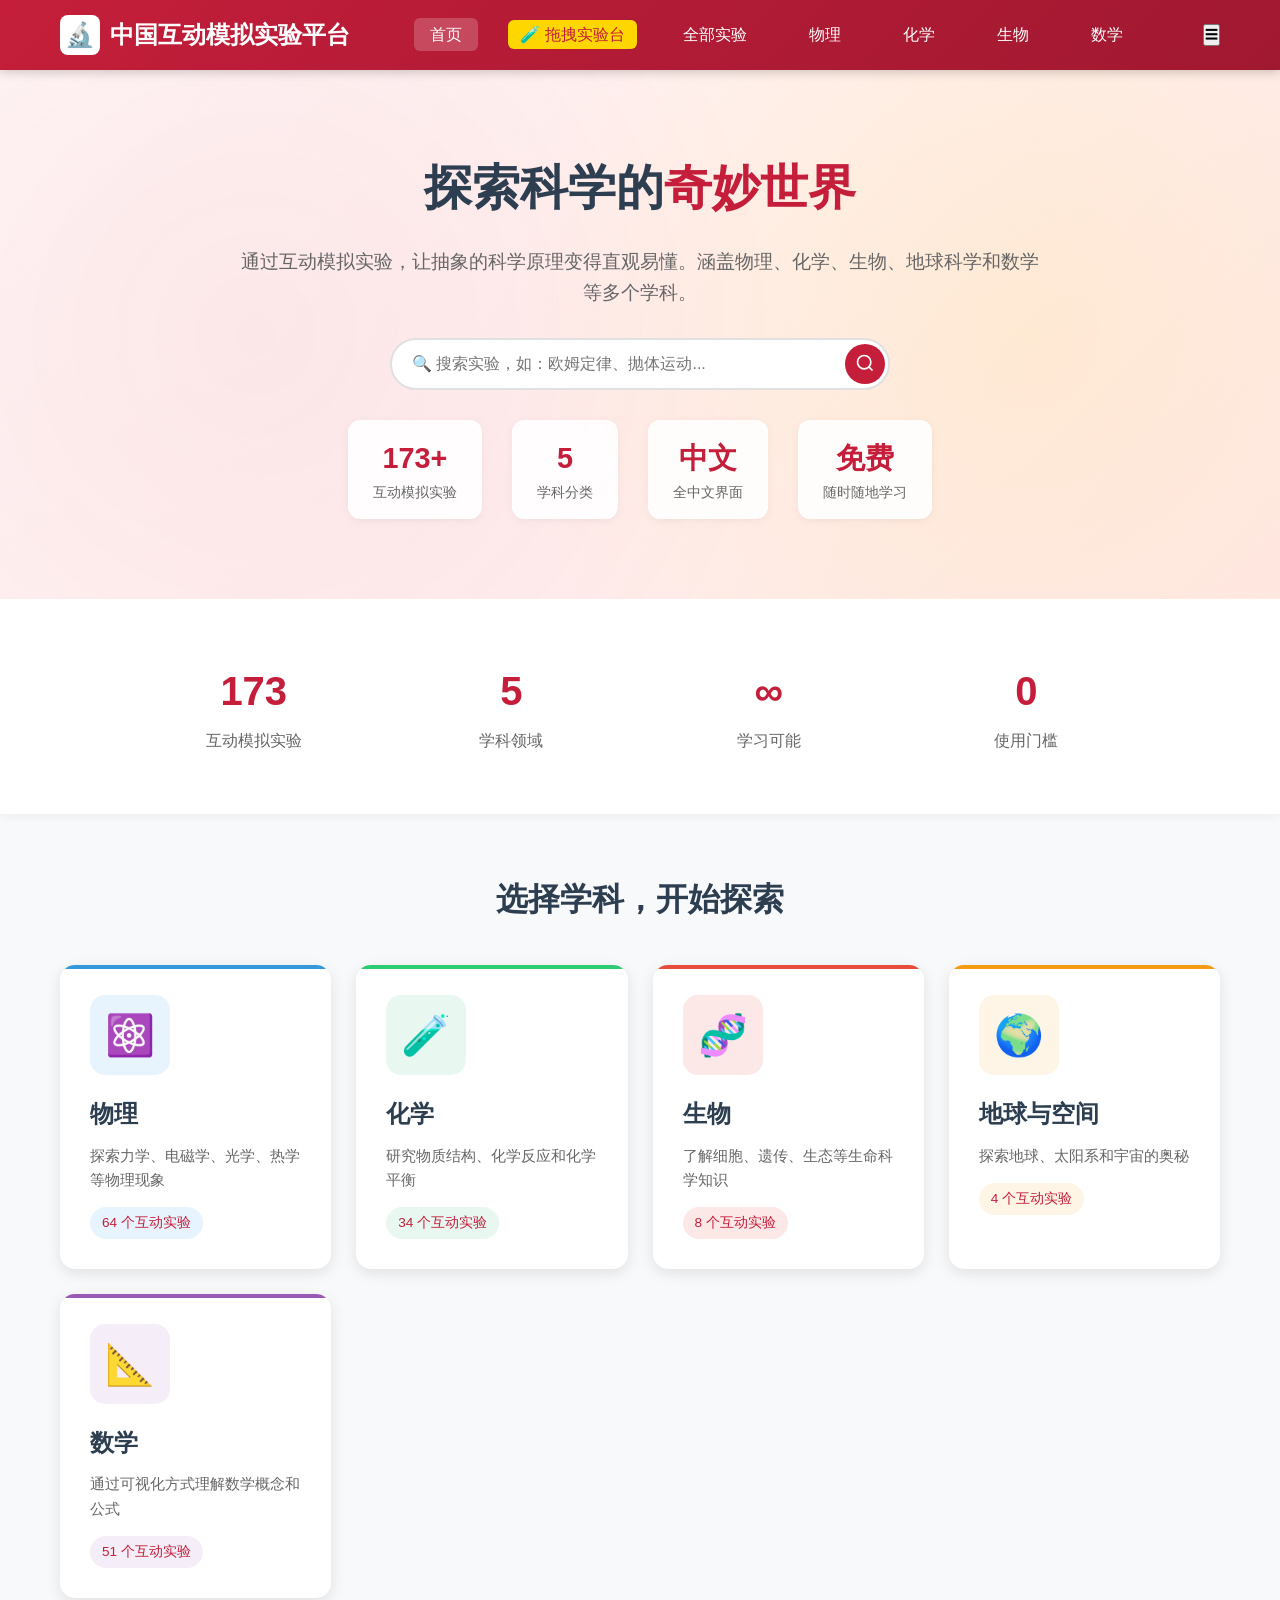
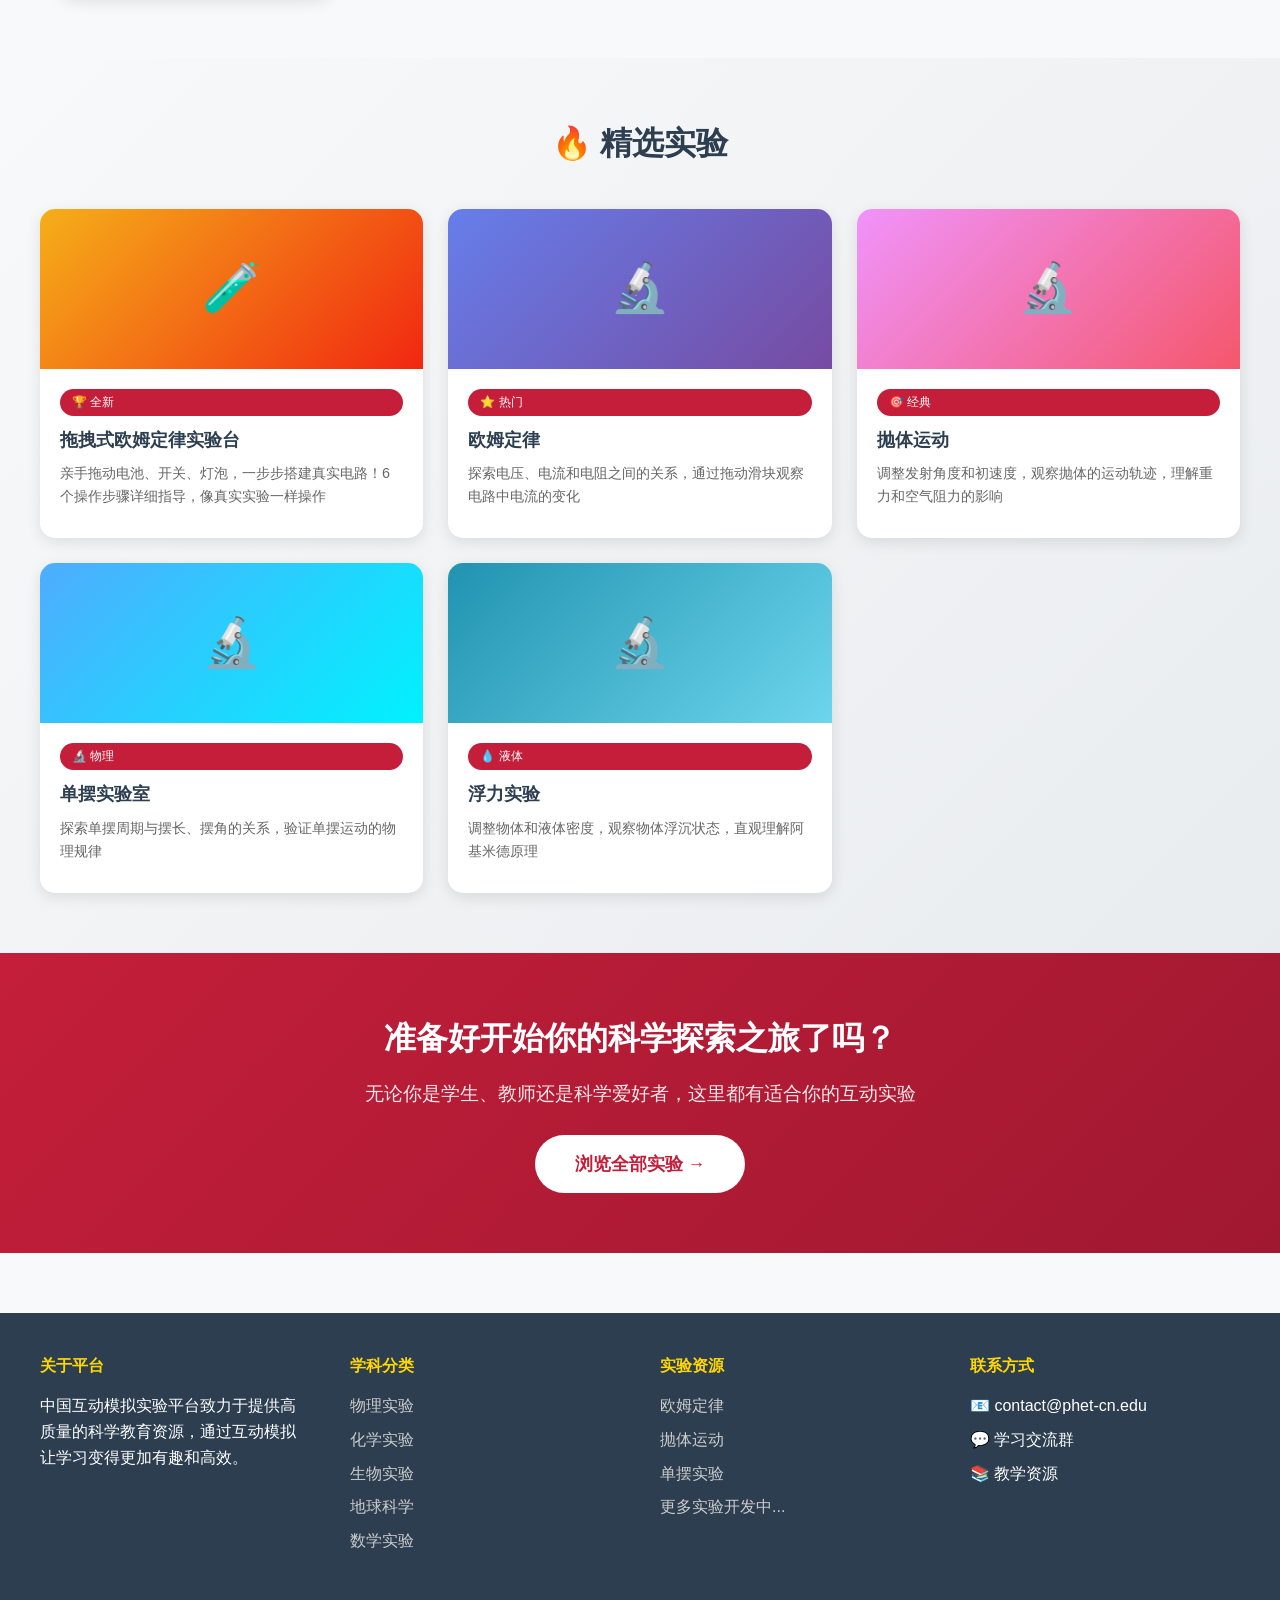
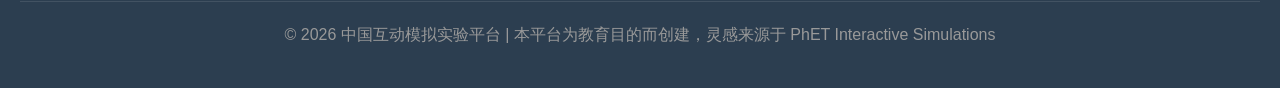
<file: index.html>
<!DOCTYPE html>
<html lang="zh-CN">
<head>
    <meta charset="UTF-8">
    <meta name="viewport" content="width=device-width, initial-scale=1.0, maximum-scale=1.0, user-scalable=no, viewport-fit=cover">
    <meta name="apple-mobile-web-app-capable" content="yes">
    <meta name="apple-mobile-web-app-status-bar-style" content="black-translucent">
    <meta name="theme-color" content="#a01830">
    <meta name="mobile-web-app-capable" content="yes">
    <meta name="format-detection" content="telephone=no">
    <title>中国互动模拟实验平台 | 科学探索</title>
    <meta name="description" content="仿PhET的中国版互动科学模拟实验平台，涵盖物理、化学、生物、地球科学和数学等多个学科，提供可操作的虚拟实验体验">
    <link rel="stylesheet" href="css/style.css?v=4">
    <link rel="stylesheet" href="css/mobile.css?v=1">
    <style>
        /* 首页特色样式 */
        .featured-section {
            background: linear-gradient(135deg, #f8f9fa 0%, #e9ecef 100%);
            padding: 60px 20px;
        }
        
        .featured-container {
            max-width: 1200px;
            margin: 0 auto;
        }
        
        .featured-grid {
            display: grid;
            grid-template-columns: repeat(auto-fit, minmax(300px, 1fr));
            gap: 25px;
        }
        
        .featured-card {
            background: white;
            border-radius: 15px;
            overflow: hidden;
            box-shadow: var(--card-shadow);
            transition: var(--transition);
            text-decoration: none;
            color: var(--text-color);
            display: block;
        }
        
        .featured-card:hover {
            transform: translateY(-5px);
            box-shadow: var(--card-hover-shadow);
        }
        
        .featured-badge {
            display: inline-block;
            background: var(--primary-color);
            color: white;
            padding: 4px 12px;
            border-radius: 15px;
            font-size: 0.75rem;
            margin-bottom: 10px;
        }
        
        .hero-stats {
            display: flex;
            justify-content: center;
            gap: 30px;
            margin-top: 30px;
            flex-wrap: wrap;
        }
        
        .hero-stat {
            background: rgba(255, 255, 255, 0.9);
            padding: 15px 25px;
            border-radius: 12px;
            text-align: center;
            box-shadow: 0 2px 10px rgba(0, 0, 0, 0.05);
        }
        
        .hero-stat-number {
            font-size: 1.8rem;
            font-weight: bold;
            color: var(--primary-color);
        }
        
        .hero-stat-label {
            font-size: 0.9rem;
            color: var(--text-light);
        }
        
        .cta-section {
            background: linear-gradient(135deg, var(--primary-color) 0%, #a01830 100%);
            color: white;
            padding: 60px 20px;
            text-align: center;
        }
        
        .cta-section h2 {
            font-size: 2rem;
            margin-bottom: 15px;
        }
        
        .cta-section p {
            font-size: 1.2rem;
            margin-bottom: 25px;
            opacity: 0.9;
        }
        
        .cta-btn {
            display: inline-block;
            background: white;
            color: var(--primary-color);
            padding: 15px 40px;
            border-radius: 30px;
            text-decoration: none;
            font-weight: bold;
            font-size: 1.1rem;
            transition: var(--transition);
        }
        
        .cta-btn:hover {
            transform: scale(1.05);
            box-shadow: 0 5px 20px rgba(0, 0, 0, 0.2);
        }
    </style>
</head>
<body>
    <!-- 顶部导航 -->
    <nav class="navbar">
        <div class="navbar-container">
            <a href="index.html" class="navbar-brand">
                <span class="logo-icon">🔬</span>
                <span>中国互动模拟实验平台</span>
            </a>
            <ul class="navbar-menu">
                <li><a href="index.html">首页</a></li>
                <li><a href="experiment-drag.html" style="background: var(--accent-color); color: var(--primary-color); border-radius: 6px; padding: 6px 12px;">🧪 拖拽实验台</a></li>
                <li><a href="browse.html">全部实验</a></li>
                <li><a href="browse.html?subject=physics">物理</a></li>
                <li><a href="browse.html?subject=chemistry">化学</a></li>
                <li><a href="browse.html?subject=biology">生物</a></li>
                <li><a href="browse.html?subject=mathematics">数学</a></li>
            </ul>
        </div>
    </nav>

    <!-- Hero 区域 -->
    <section class="hero">
        <div class="hero-content">
            <h1>探索科学的<span class="highlight">奇妙世界</span></h1>
            <p>通过互动模拟实验，让抽象的科学原理变得直观易懂。涵盖物理、化学、生物、地球科学和数学等多个学科。</p>
            
            <div class="hero-search">
                <input type="text" id="searchInput" placeholder="🔍 搜索实验，如：欧姆定律、抛体运动...">
                <button id="searchButton" title="搜索">
                    <svg width="20" height="20" viewBox="0 0 24 24" fill="none" stroke="currentColor" stroke-width="2">
                        <circle cx="11" cy="11" r="8"></circle>
                        <path d="M21 21l-4.35-4.35"></path>
                    </svg>
                </button>
            </div>

            <div class="hero-stats">
                <div class="hero-stat">
                    <div class="hero-stat-number">173+</div>
                    <div class="hero-stat-label">互动模拟实验</div>
                </div>
                <div class="hero-stat">
                    <div class="hero-stat-number">5</div>
                    <div class="hero-stat-label">学科分类</div>
                </div>
                <div class="hero-stat">
                    <div class="hero-stat-number">中文</div>
                    <div class="hero-stat-label">全中文界面</div>
                </div>
                <div class="hero-stat">
                    <div class="hero-stat-number">免费</div>
                    <div class="hero-stat-label">随时随地学习</div>
                </div>
            </div>
        </div>
    </section>

    <!-- 统计信息 -->
    <section class="stats">
        <div class="stats-container">
            <div class="stat-item">
                <div class="stat-number">173</div>
                <div class="stat-label">互动模拟实验</div>
            </div>
            <div class="stat-item">
                <div class="stat-number">5</div>
                <div class="stat-label">学科领域</div>
            </div>
            <div class="stat-item">
                <div class="stat-number">∞</div>
                <div class="stat-label">学习可能</div>
            </div>
            <div class="stat-item">
                <div class="stat-number">0</div>
                <div class="stat-label">使用门槛</div>
            </div>
        </div>
    </section>

    <!-- 学科分类 -->
    <section class="subjects">
        <h2 class="section-title">选择学科，开始探索</h2>
        <div class="subjects-grid" id="subjectsGrid">
            <!-- 学科卡片将由 JavaScript 动态生成 -->
        </div>
    </section>

    <!-- 精选实验 -->
    <section class="featured-section">
        <div class="featured-container">
            <h2 class="section-title">🔥 精选实验</h2>
            <div class="featured-grid" id="featuredGrid">
                <!-- 精选实验卡片将由 JavaScript 动态生成 -->
            </div>
        </div>
    </section>

    <!-- 行动号召 -->
    <section class="cta-section">
        <h2>准备好开始你的科学探索之旅了吗？</h2>
        <p>无论你是学生、教师还是科学爱好者，这里都有适合你的互动实验</p>
        <a href="browse.html" class="cta-btn">浏览全部实验 →</a>
    </section>

    <!-- 页脚 -->
    <footer class="footer">
        <div class="footer-container">
            <div class="footer-section">
                <h4>关于平台</h4>
                <p>中国互动模拟实验平台致力于提供高质量的科学教育资源，通过互动模拟让学习变得更加有趣和高效。</p>
            </div>
            <div class="footer-section">
                <h4>学科分类</h4>
                <ul>
                    <li><a href="browse.html?subject=physics">物理实验</a></li>
                    <li><a href="browse.html?subject=chemistry">化学实验</a></li>
                    <li><a href="browse.html?subject=biology">生物实验</a></li>
                    <li><a href="browse.html?subject=earth-science">地球科学</a></li>
                    <li><a href="browse.html?subject=mathematics">数学实验</a></li>
                </ul>
            </div>
            <div class="footer-section">
                <h4>实验资源</h4>
                <ul>
                    <li><a href="simulation.html?subject=physics&id=ohms-law">欧姆定律</a></li>
                    <li><a href="simulation.html?subject=physics&id=projectile-motion">抛体运动</a></li>
                    <li><a href="#">单摆实验</a></li>
                    <li><a href="#">更多实验开发中...</a></li>
                </ul>
            </div>
            <div class="footer-section">
                <h4>联系方式</h4>
                <ul>
                    <li>📧 contact@phet-cn.edu</li>
                    <li>💬 学习交流群</li>
                    <li>📚 教学资源</li>
                </ul>
            </div>
        </div>
        <div class="footer-bottom">
            <p>© 2026 中国互动模拟实验平台 | 本平台为教育目的而创建，灵感来源于 PhET Interactive Simulations</p>
        </div>
    </footer>

    <script src="js/data.js"></script>
    <script src="js/utils.js"></script>
    <script src="js/mobile.js?v=1"></script>
    <script>
        // 动态生成学科卡片
        document.getElementById('subjectsGrid').innerHTML = 
            Object.entries(subjectsConfig).map(([key, config]) => 
                PhetUtils.generateSubjectCard(key, config)
            ).join('');

        // 精选实验
        const featuredSims = [
            { 
                title: '拖拽式欧姆定律实验台', 
                description: '亲手拖动电池、开关、灯泡，一步步搭建真实电路！6个操作步骤详细指导，像真实实验一样操作',
                url: 'experiment-drag.html',
                badge: '🏆 全新',
                gradient: 'linear-gradient(135deg, #f5af19 0%, #f12711 100%)'
            },
            { 
                title: '欧姆定律', 
                description: '探索电压、电流和电阻之间的关系，通过拖动滑块观察电路中电流的变化',
                subject: 'physics',
                id: 'ohms-law',
                badge: '⭐ 热门',
                gradient: 'linear-gradient(135deg, #667eea 0%, #764ba2 100%)'
            },
            { 
                title: '抛体运动', 
                description: '调整发射角度和初速度，观察抛体的运动轨迹，理解重力和空气阻力的影响',
                subject: 'physics',
                id: 'projectile-motion',
                badge: '🎯 经典',
                gradient: 'linear-gradient(135deg, #f093fb 0%, #f5576c 100%)'
            },
            { 
                title: '单摆实验室', 
                description: '探索单摆周期与摆长、摆角的关系，验证单摆运动的物理规律',
                subject: 'physics',
                id: 'pendulum-lab',
                badge: '🔬 物理',
                gradient: 'linear-gradient(135deg, #4facfe 0%, #00f2fe 100%)'
            },
            { 
                title: '浮力实验', 
                description: '调整物体和液体密度，观察物体浮沉状态，直观理解阿基米德原理',
                subject: 'physics',
                id: 'buoyancy',
                badge: '💧 液体',
                gradient: 'linear-gradient(135deg, #2193b0 0%, #6dd5ed 100%)'
            }
        ];

        document.getElementById('featuredGrid').innerHTML = featuredSims.map(sim => `
            <a href="${sim.url || `simulation.html?subject=${sim.subject}&id=${sim.id}`}" class="featured-card">
                <div class="simulation-thumb" style="background: ${sim.gradient};">${sim.url ? '🧪' : '🔬'}</div>
                <div class="simulation-info">
                    <span class="featured-badge">${sim.badge}</span>
                    <h3>${sim.title}</h3>
                    <p>${sim.description}</p>
                </div>
            </a>
        `).join('');
    </script>
</body>
</html>
</file>
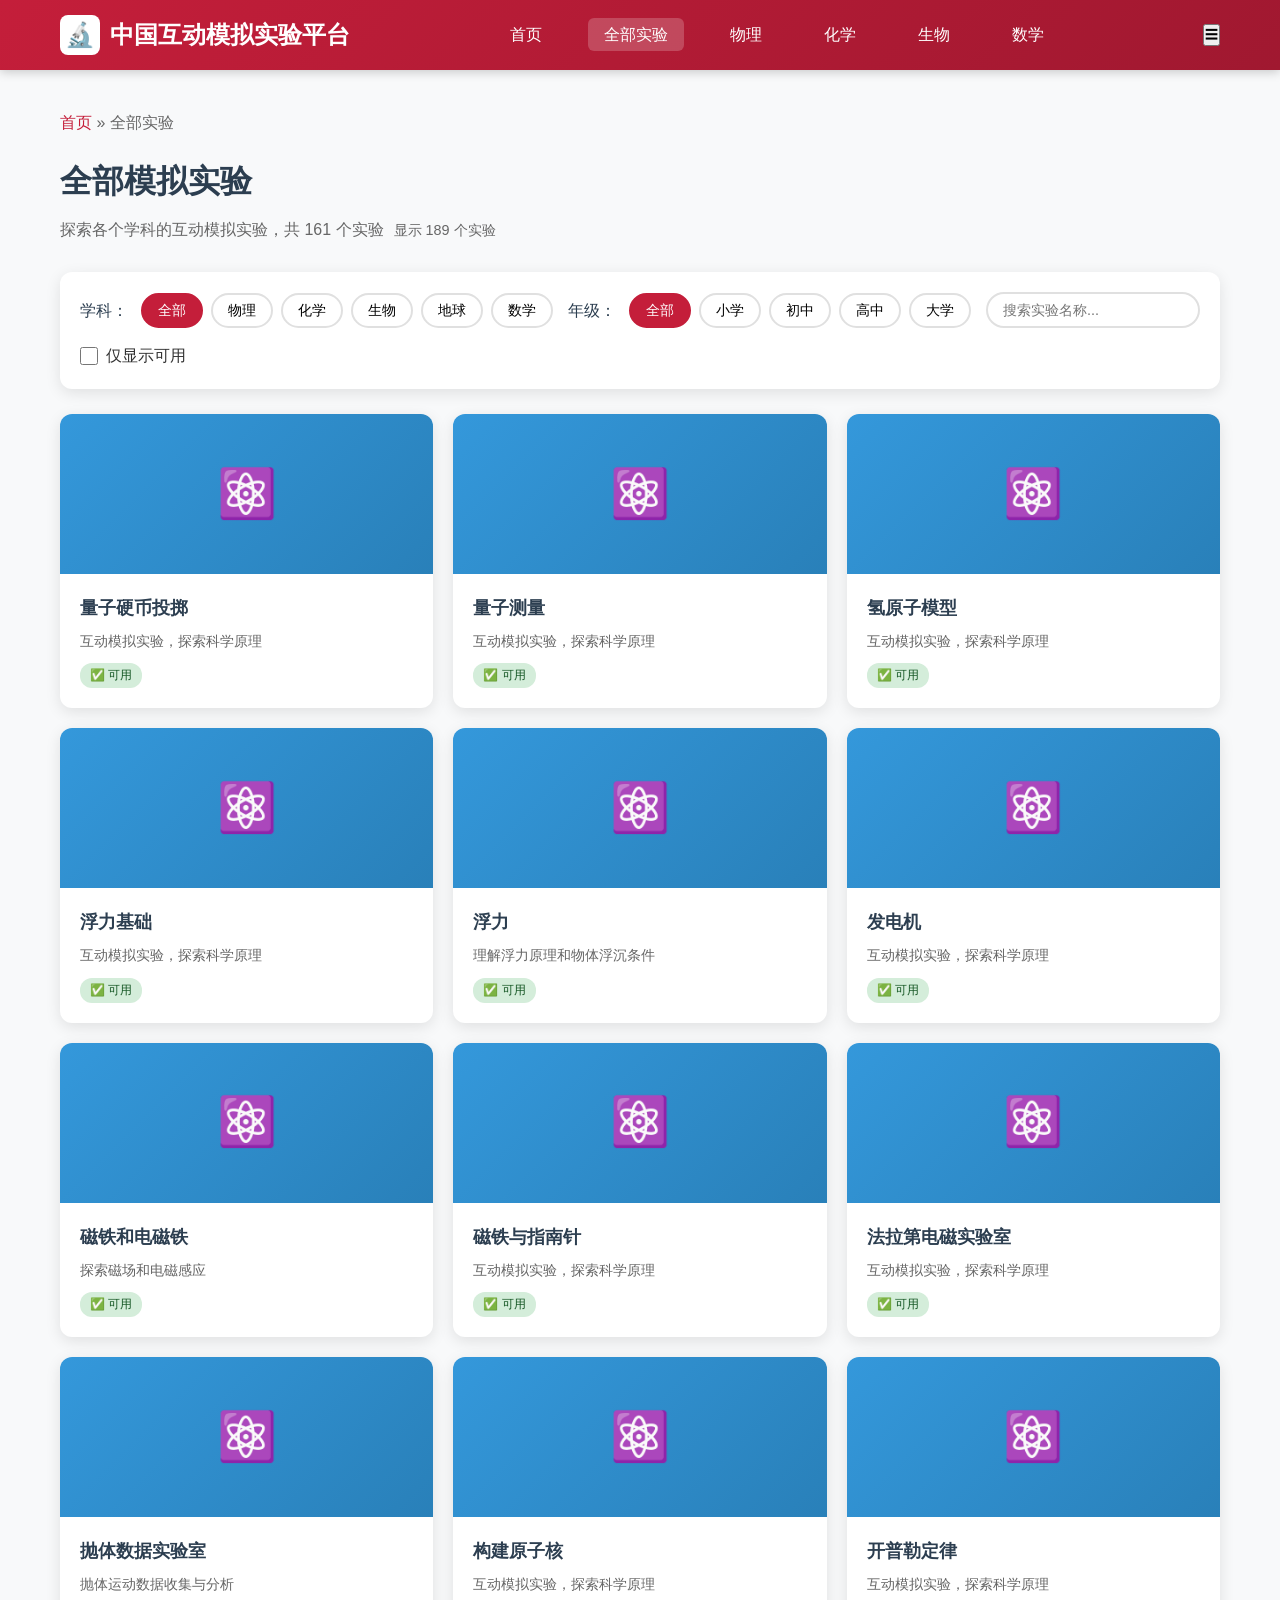
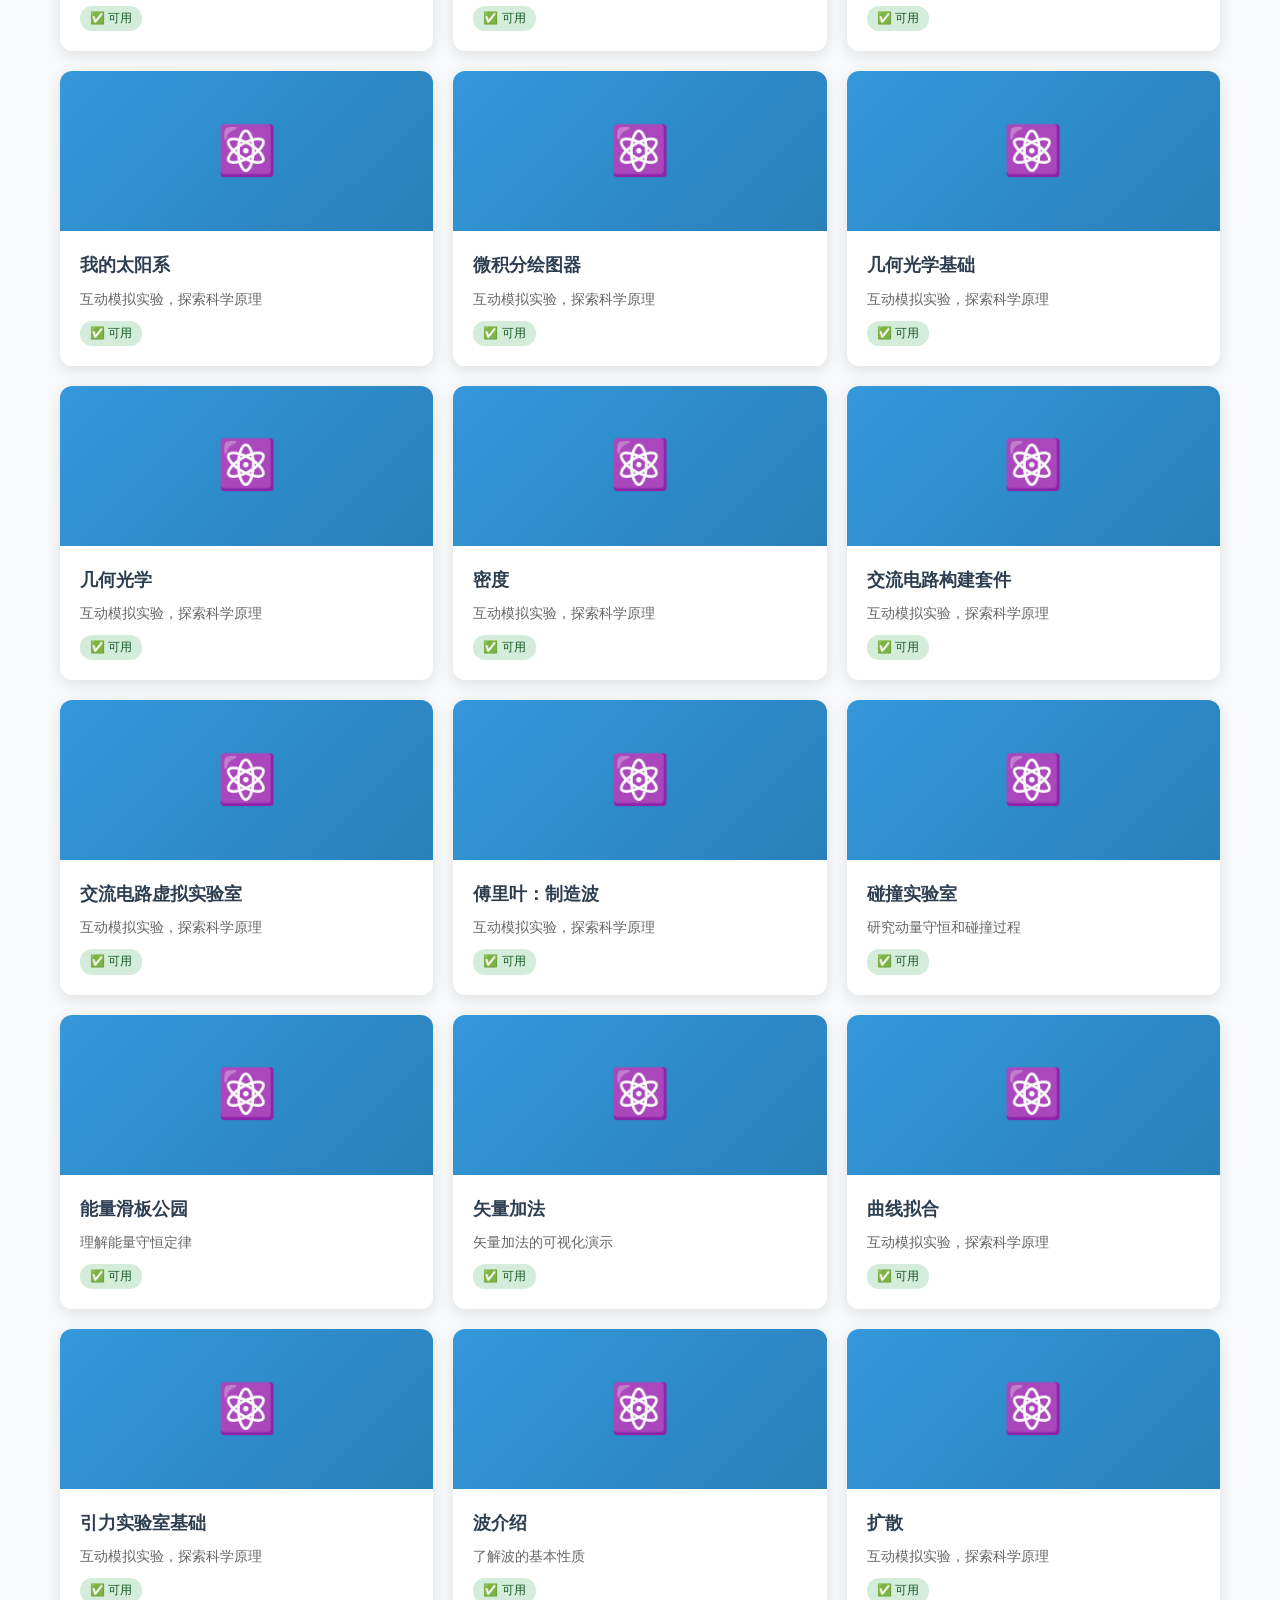
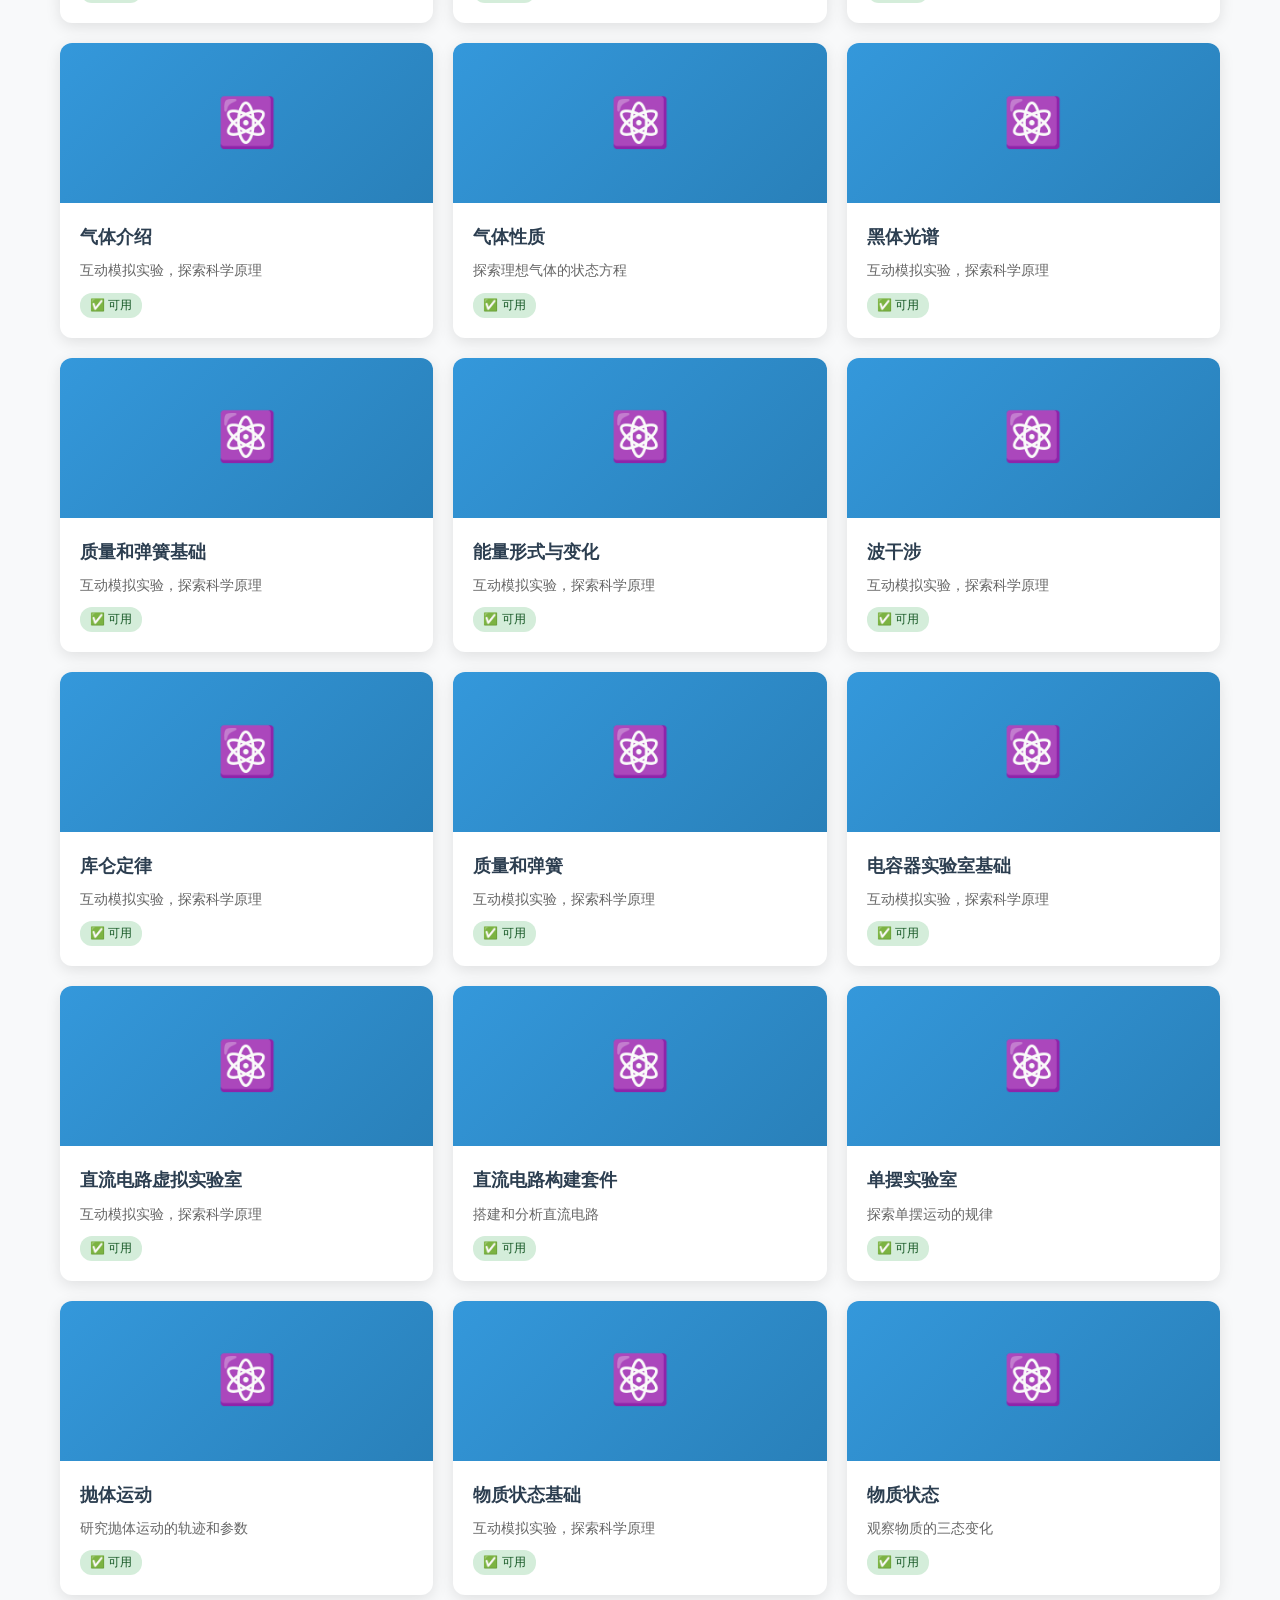
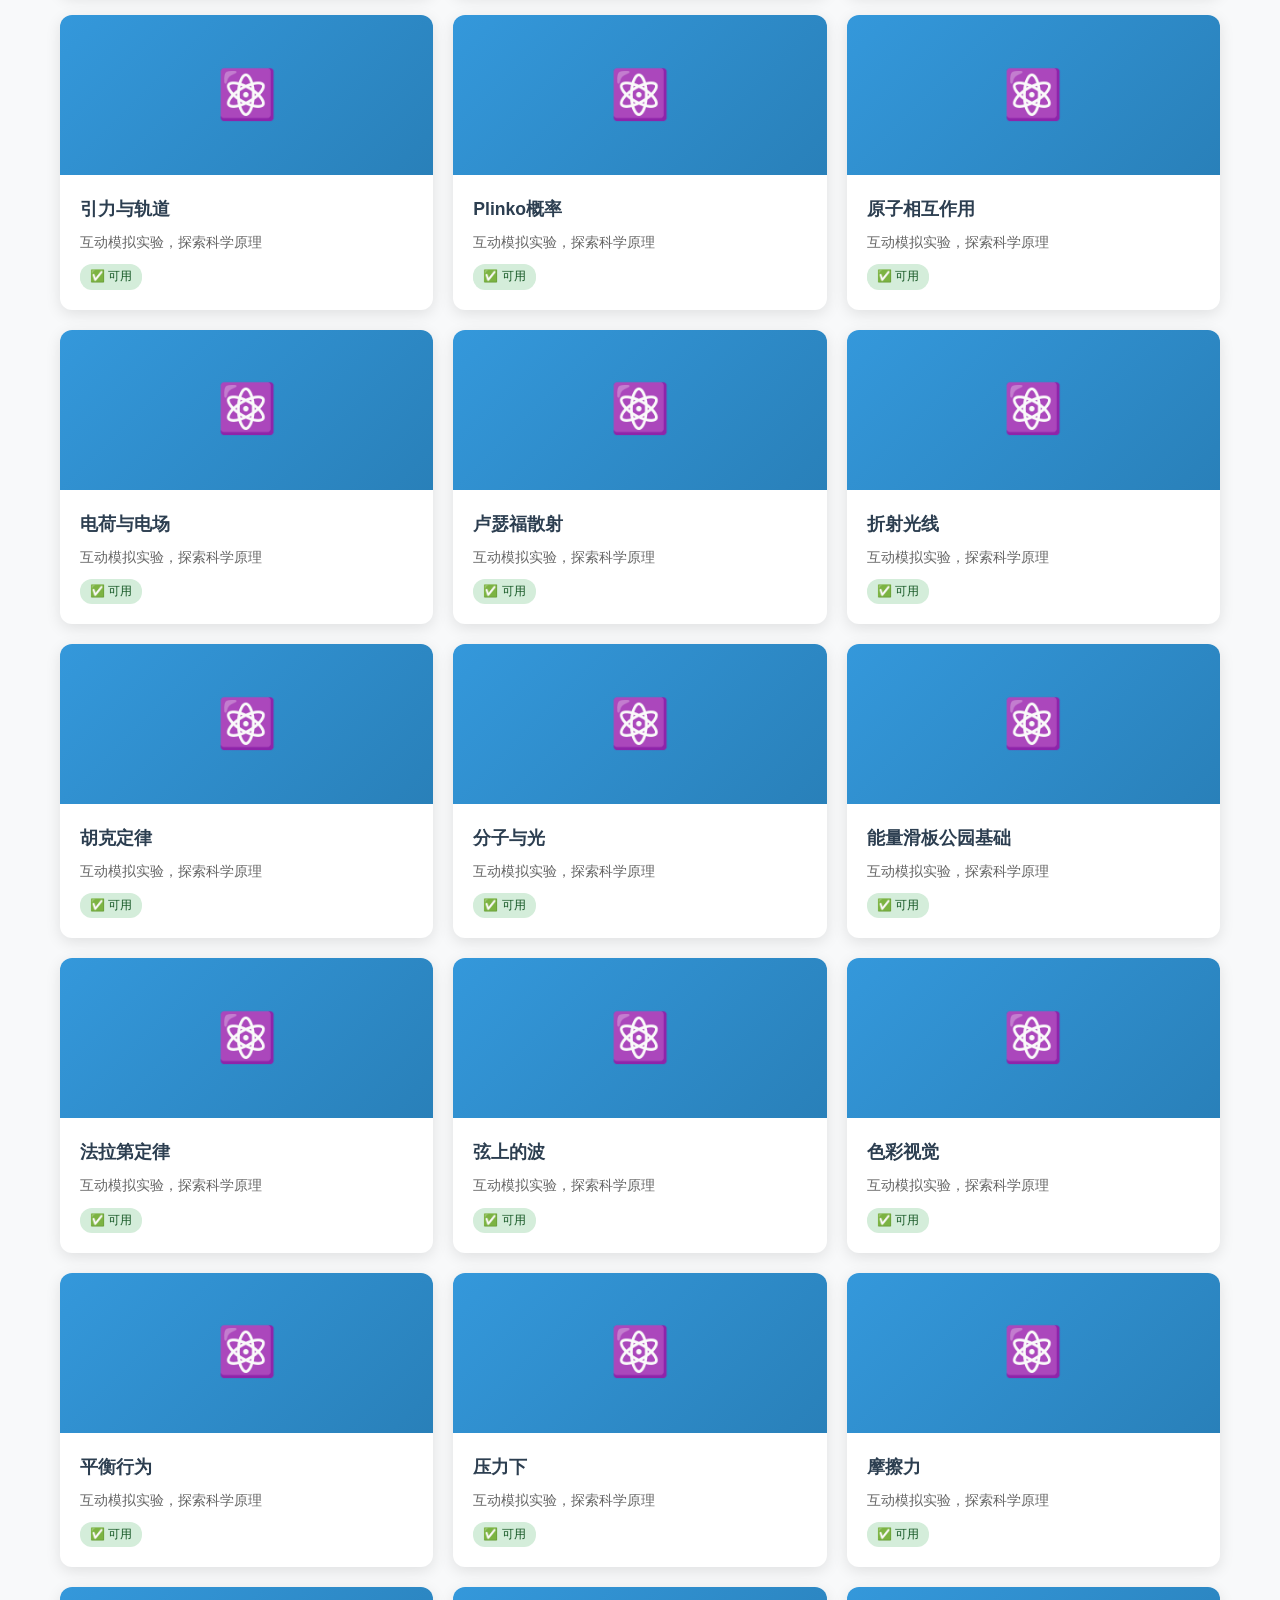
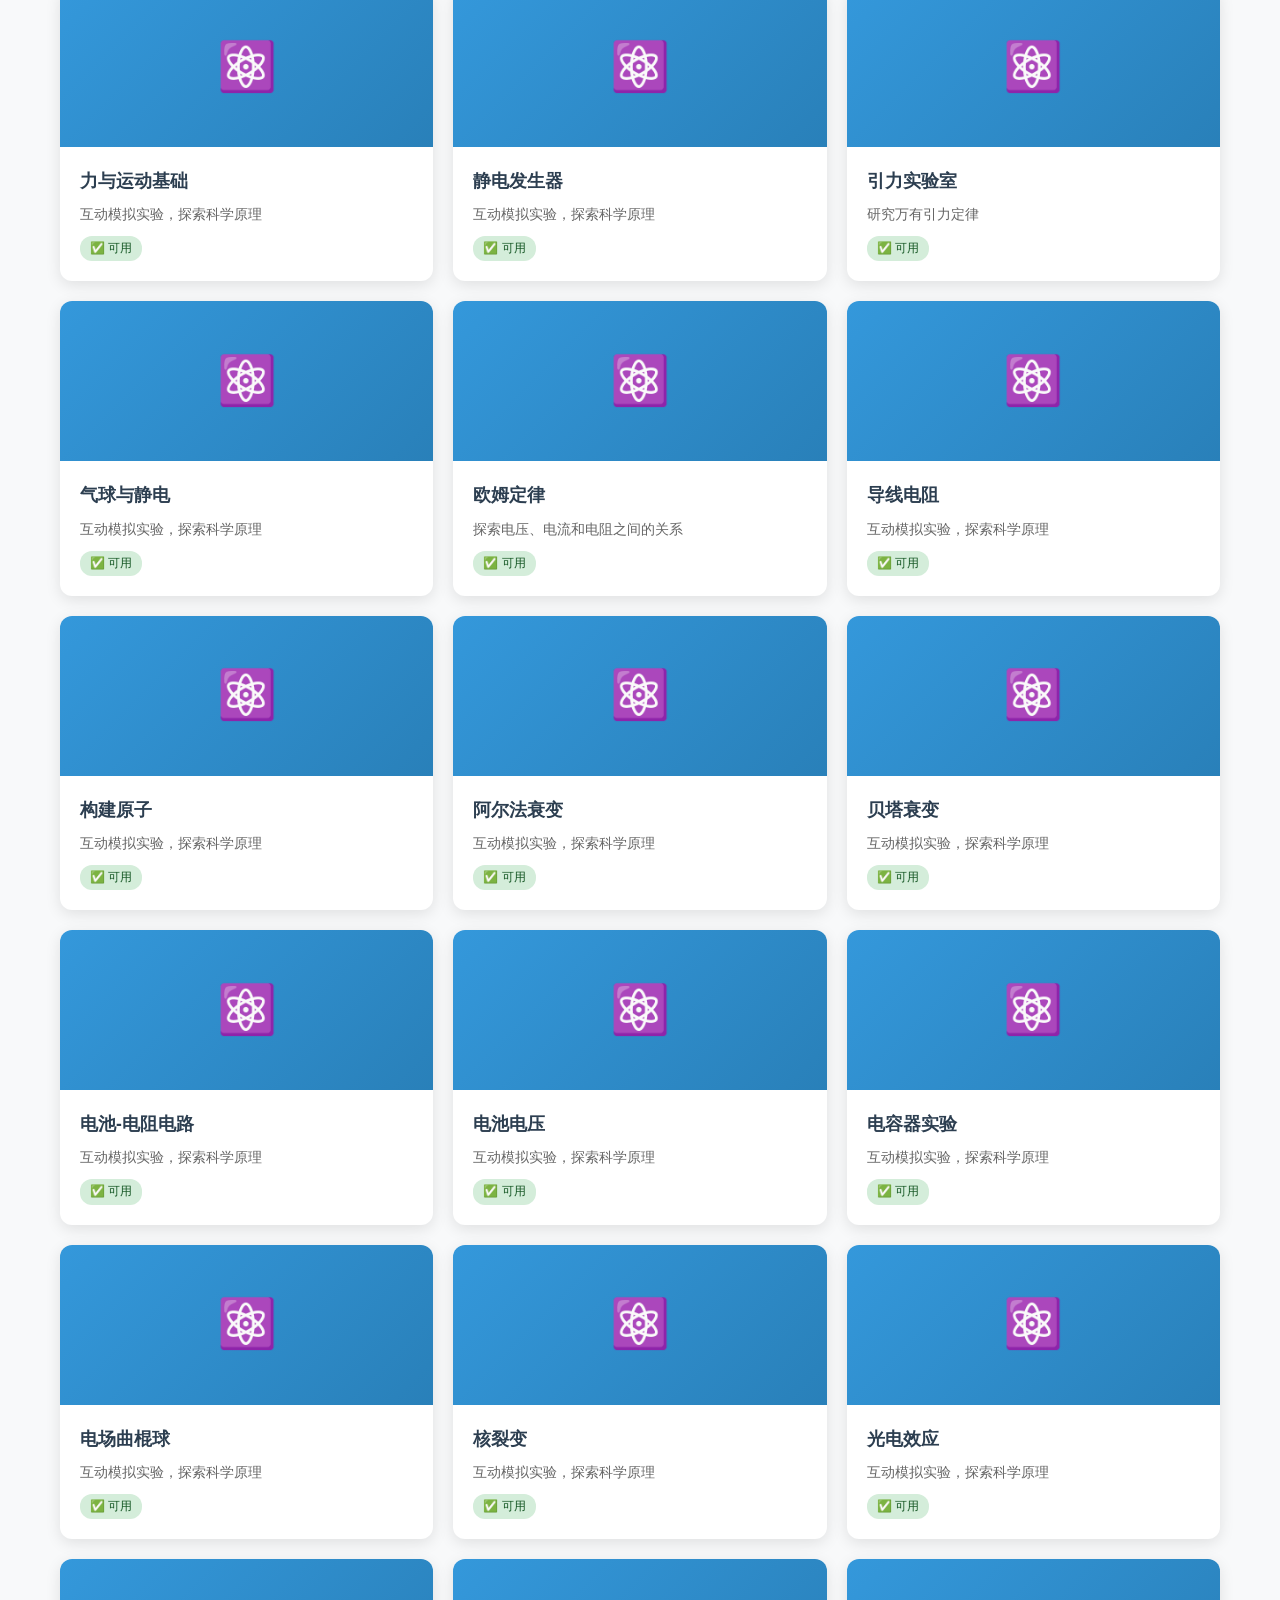
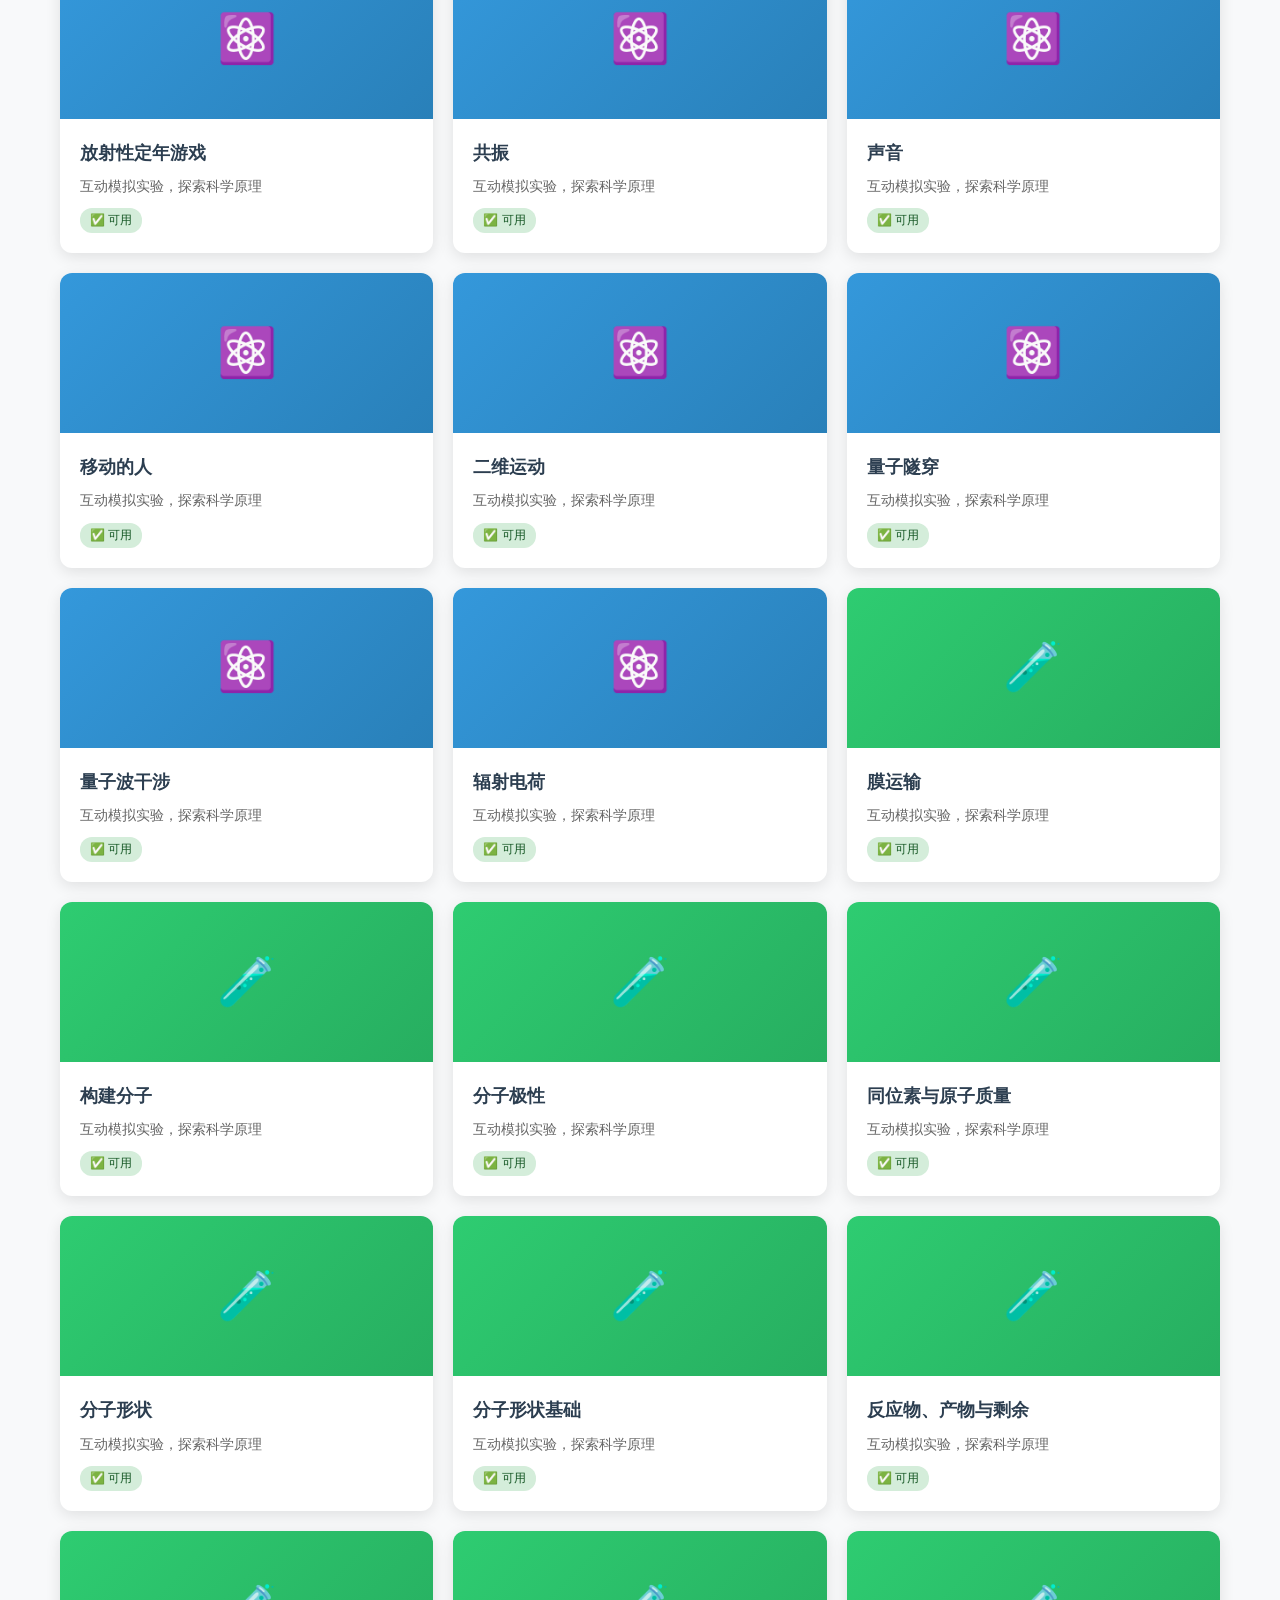
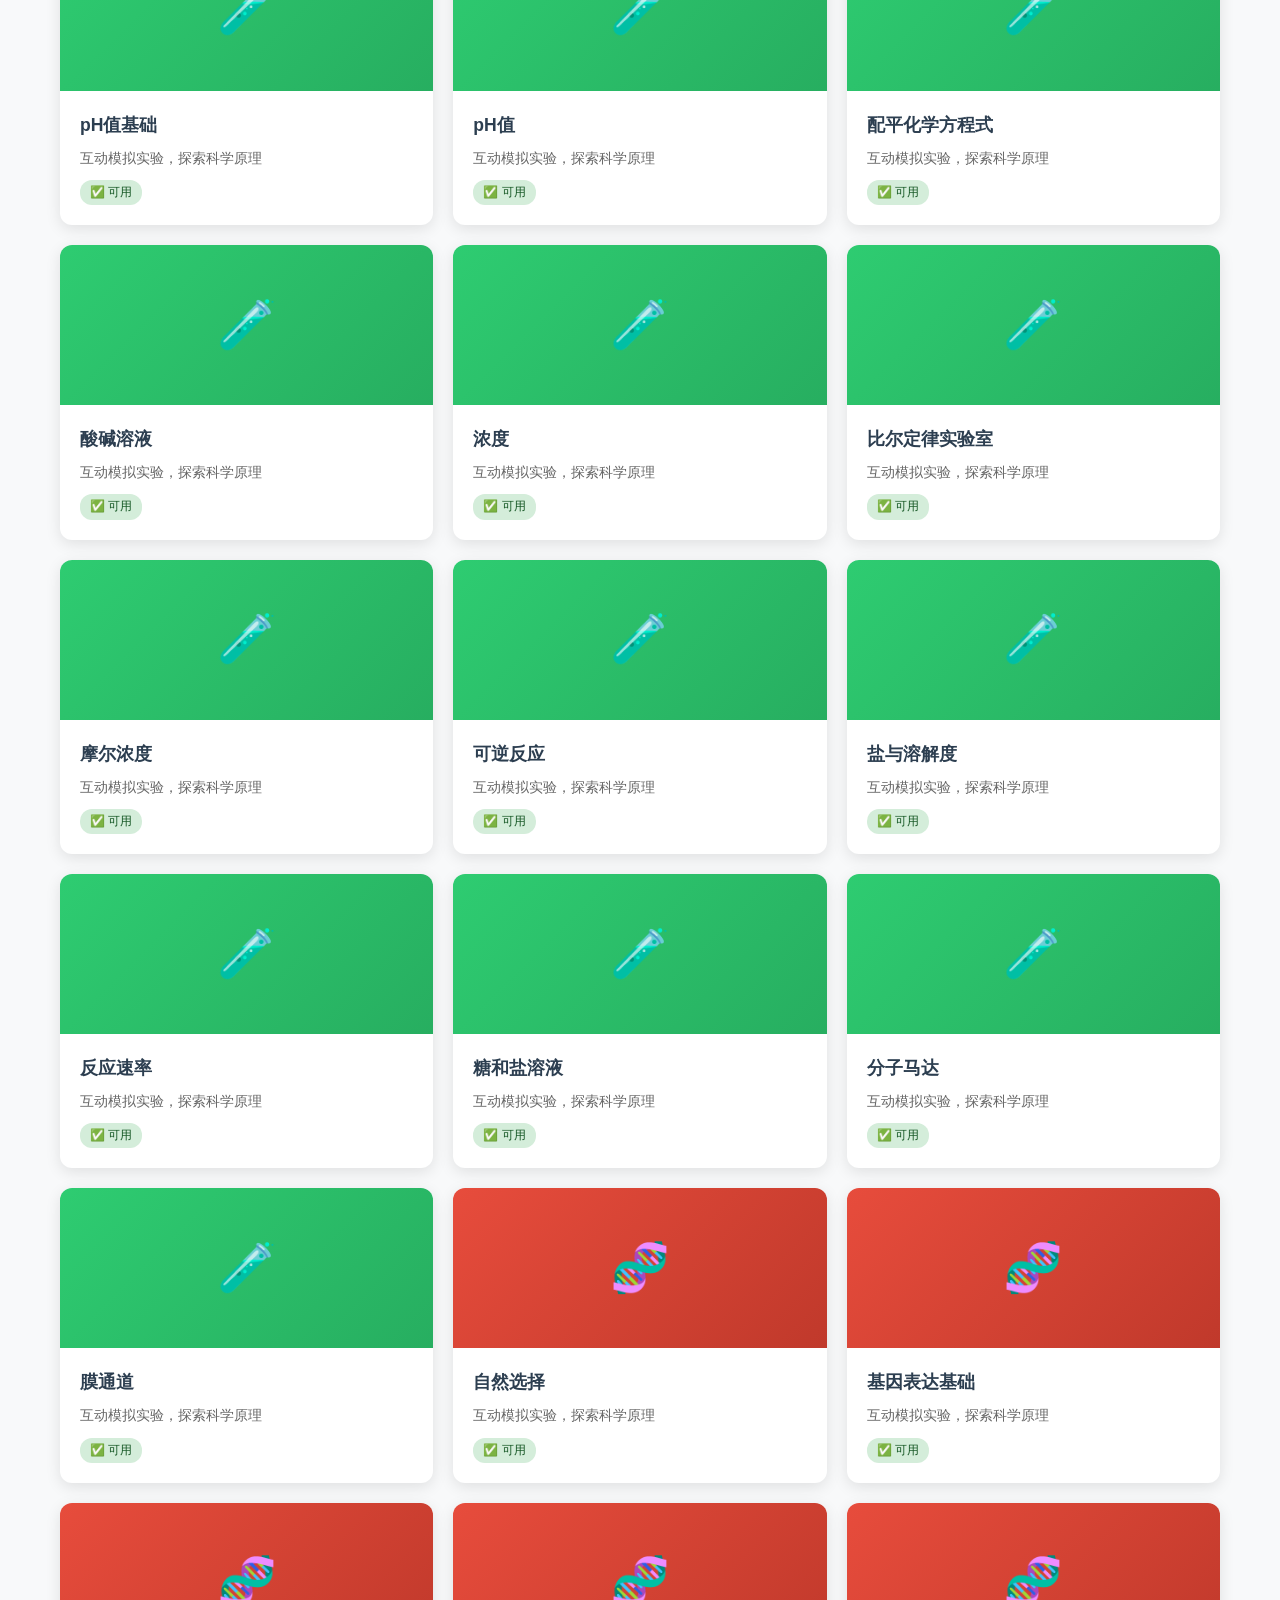
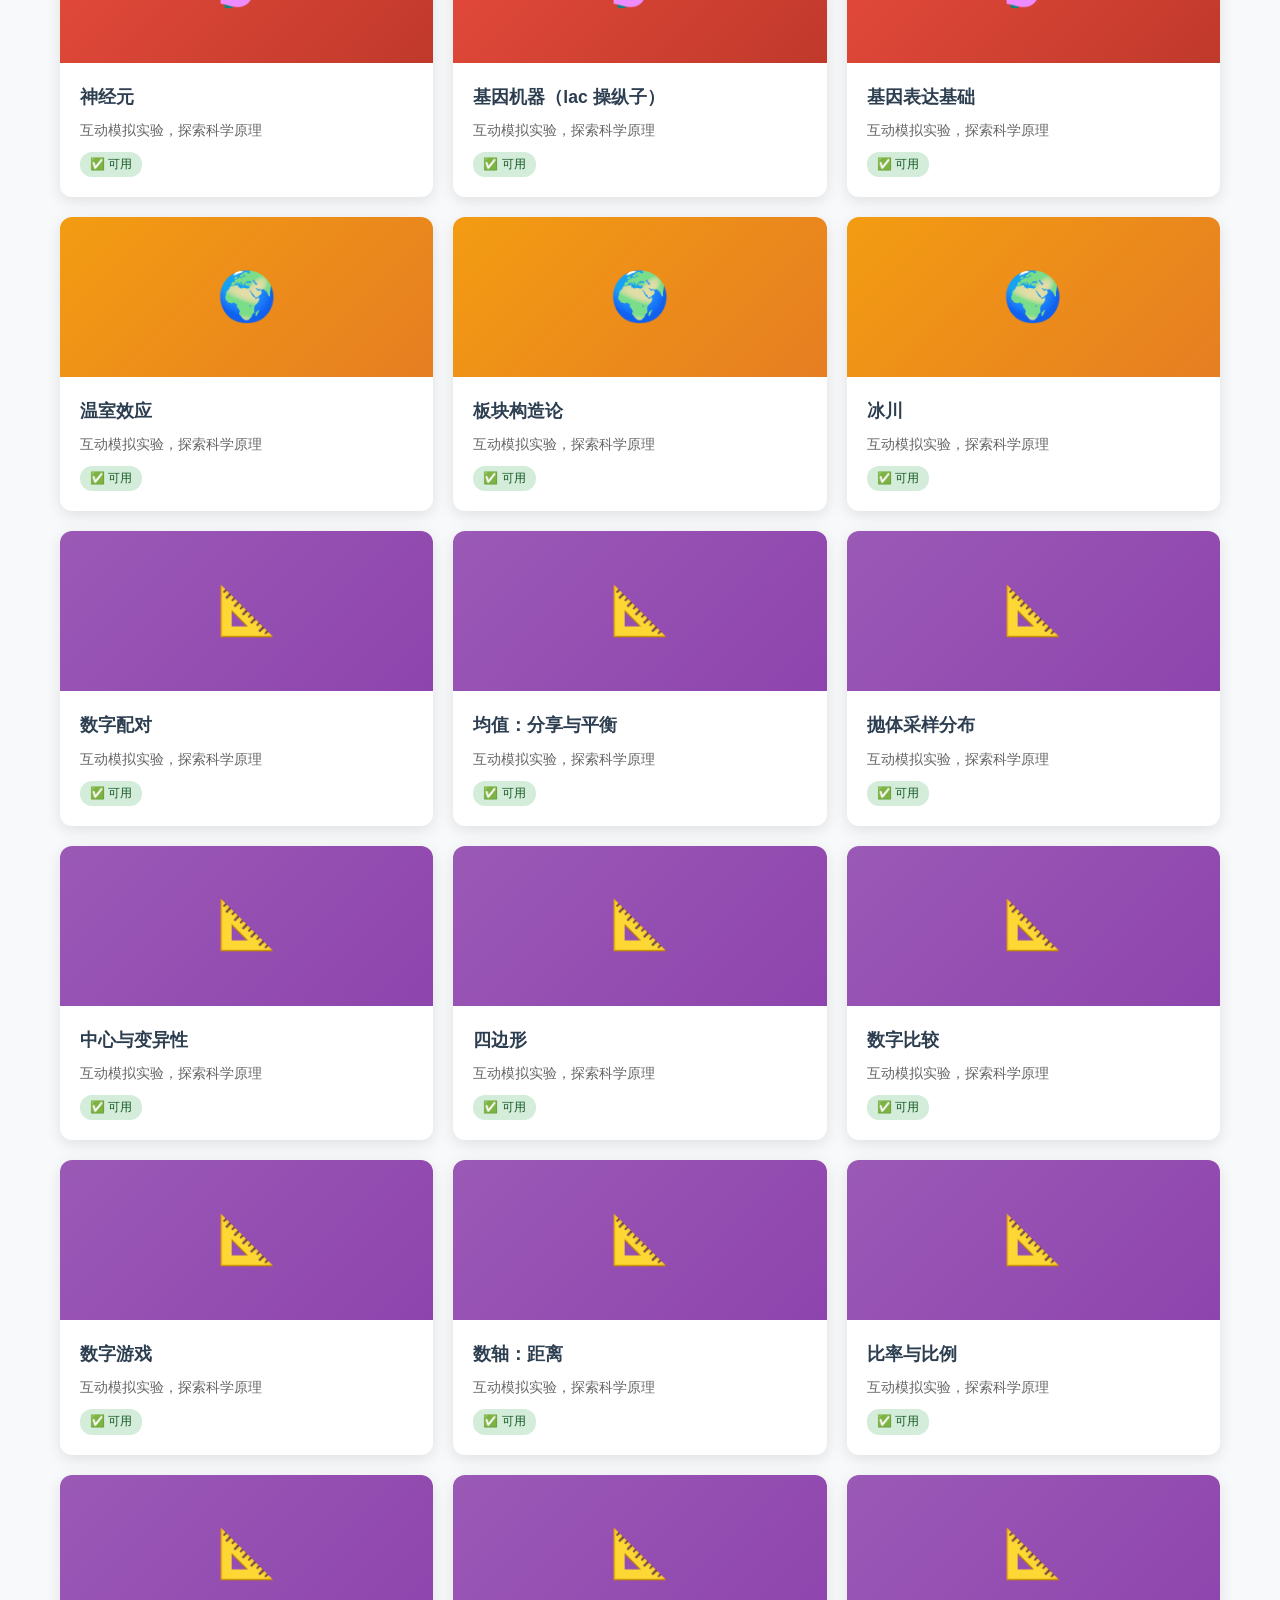
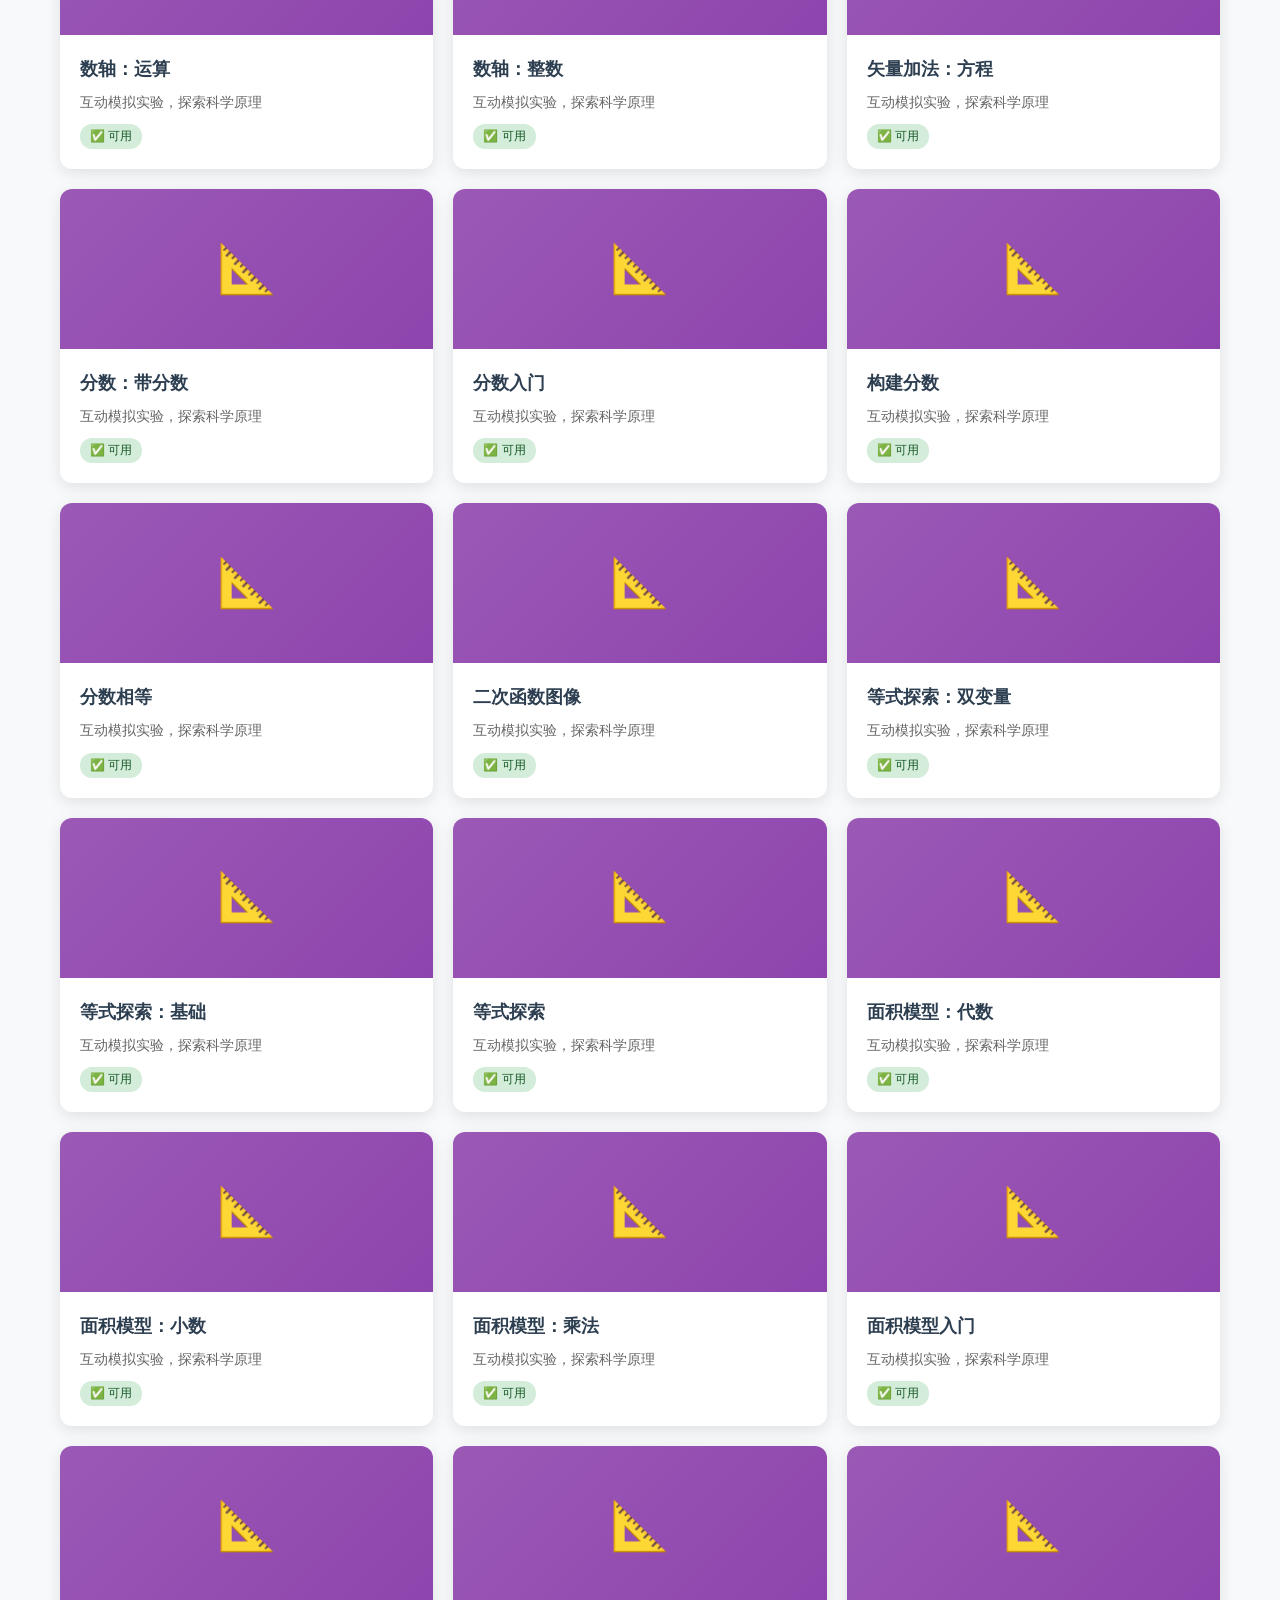
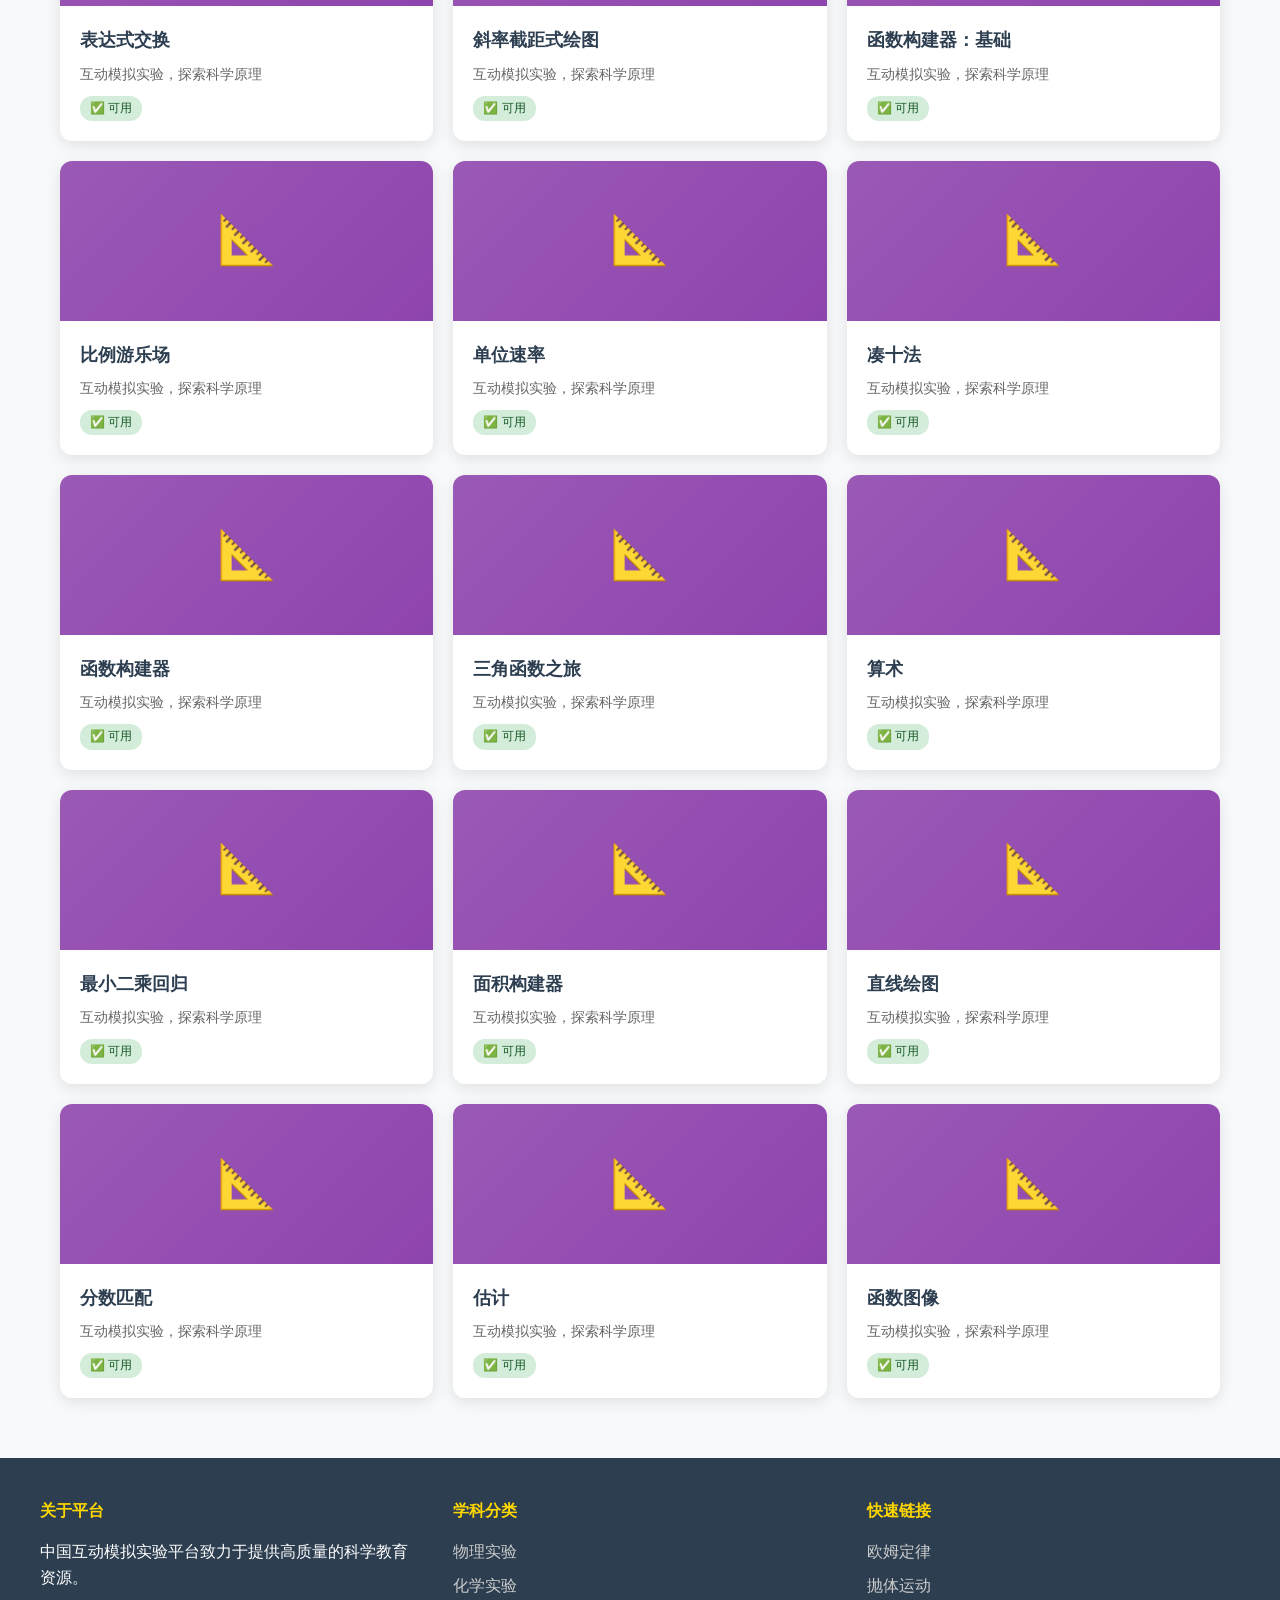
<file: browse.html>
<!DOCTYPE html>
<html lang="zh-CN">
<head>
    <meta charset="UTF-8">
    <meta name="viewport" content="width=device-width, initial-scale=1.0, maximum-scale=1.0, user-scalable=no, viewport-fit=cover">
    <meta name="apple-mobile-web-app-capable" content="yes">
    <meta name="apple-mobile-web-app-status-bar-style" content="black-translucent">
    <meta name="theme-color" content="#a01830">
    <meta name="mobile-web-app-capable" content="yes">
    <meta name="format-detection" content="telephone=no">
    <title>学科分类浏览 | 中国互动模拟实验平台</title>
    <link rel="stylesheet" href="css/style.css?v=4">
    <link rel="stylesheet" href="css/mobile.css?v=1">
    <style>
        .filter-bar {
            background: white;
            padding: 20px;
            border-radius: 12px;
            margin-bottom: 25px;
            box-shadow: var(--card-shadow);
            display: flex;
            gap: 15px;
            flex-wrap: wrap;
            align-items: center;
        }
        
        .filter-group {
            display: flex;
            gap: 8px;
            flex-wrap: wrap;
            align-items: center;
        }
        
        .filter-label {
            font-weight: 500;
            color: var(--dark-color);
            margin-right: 5px;
        }
        
        .filter-btn {
            padding: 6px 15px;
            border: 2px solid var(--border-color);
            background: white;
            border-radius: 20px;
            cursor: pointer;
            transition: var(--transition);
            font-size: 0.9rem;
        }
        
        .filter-btn:hover,
        .filter-btn.active {
            background: var(--primary-color);
            color: white;
            border-color: var(--primary-color);
        }
        
        .search-box {
            flex: 1;
            min-width: 200px;
            position: relative;
        }
        
        .search-box input {
            width: 100%;
            padding: 8px 15px;
            border: 2px solid var(--border-color);
            border-radius: 20px;
            font-size: 0.9rem;
        }
        
        .search-box input:focus {
            outline: none;
            border-color: var(--primary-color);
        }
        
        .sort-select {
            padding: 8px 15px;
            border: 2px solid var(--border-color);
            border-radius: 20px;
            font-size: 0.9rem;
            background: white;
            cursor: pointer;
        }
        
        .available-only {
            display: flex;
            align-items: center;
            gap: 8px;
            cursor: pointer;
        }
        
        .available-only input {
            width: 18px;
            height: 18px;
            cursor: pointer;
        }
        
        .empty-state {
            text-align: center;
            padding: 60px 20px;
            color: var(--text-light);
        }
        
        .empty-state h3 {
            font-size: 1.5rem;
            margin-bottom: 10px;
        }
        
        .empty-state p {
            margin-bottom: 20px;
        }
    </style>
</head>
<body>
    <!-- 顶部导航 -->
    <nav class="navbar">
        <div class="navbar-container">
            <a href="index.html" class="navbar-brand">
                <span class="logo-icon">🔬</span>
                <span>中国互动模拟实验平台</span>
            </a>
            <ul class="navbar-menu">
                <li><a href="index.html">首页</a></li>
                <li><a href="browse.html">全部实验</a></li>
                <li><a href="browse.html?subject=physics">物理</a></li>
                <li><a href="browse.html?subject=chemistry">化学</a></li>
                <li><a href="browse.html?subject=biology">生物</a></li>
                <li><a href="browse.html?subject=mathematics">数学</a></li>
            </ul>
        </div>
    </nav>

    <!-- 浏览页面主体 -->
    <div class="browse-page">
        <!-- 面包屑导航 -->
        <div id="breadcrumb"></div>
        
        <!-- 页面头部 -->
        <div class="browse-header">
            <h1 id="pageTitle">全部模拟实验</h1>
            <p id="pageDescription">探索各个学科的互动模拟实验</p>
        </div>

        <!-- 筛选栏 -->
        <div class="filter-bar">
            <div class="filter-group">
                <span class="filter-label">学科：</span>
                <button class="filter-btn active" data-filter="all">全部</button>
                <button class="filter-btn" data-filter="physics">物理</button>
                <button class="filter-btn" data-filter="chemistry">化学</button>
                <button class="filter-btn" data-filter="biology">生物</button>
                <button class="filter-btn" data-filter="earth-science">地球</button>
                <button class="filter-btn" data-filter="mathematics">数学</button>
            </div>
            <div class="filter-group">
                <span class="filter-label">年级：</span>
                <button class="filter-btn grade-btn active" data-grade="all">全部</button>
                <button class="filter-btn grade-btn" data-grade="小学">小学</button>
                <button class="filter-btn grade-btn" data-grade="初中">初中</button>
                <button class="filter-btn grade-btn" data-grade="高中">高中</button>
                <button class="filter-btn grade-btn" data-grade="大学">大学</button>
            </div>
            <div class="search-box">
                <input type="text" id="filterSearch" placeholder="搜索实验名称...">
            </div>
            <label class="available-only">
                <input type="checkbox" id="availableOnly">
                <span>仅显示可用</span>
            </label>
        </div>

        <!-- 实验网格 -->
        <div class="browse-grid" id="browseGrid">
            <!-- 实验卡片将由 JavaScript 动态生成 -->
        </div>

        <!-- 空状态 -->
        <div class="empty-state hidden" id="emptyState">
            <h3>🔍 没有找到匹配的实验</h3>
            <p>尝试调整筛选条件或搜索关键词</p>
            <button class="btn btn-primary" onclick="resetFilters()">重置筛选</button>
        </div>
    </div>

    <!-- 页脚 -->
    <footer class="footer">
        <div class="footer-container">
            <div class="footer-section">
                <h4>关于平台</h4>
                <p>中国互动模拟实验平台致力于提供高质量的科学教育资源。</p>
            </div>
            <div class="footer-section">
                <h4>学科分类</h4>
                <ul>
                    <li><a href="browse.html?subject=physics">物理实验</a></li>
                    <li><a href="browse.html?subject=chemistry">化学实验</a></li>
                    <li><a href="browse.html?subject=biology">生物实验</a></li>
                    <li><a href="browse.html?subject=earth-science">地球科学</a></li>
                    <li><a href="browse.html?subject=mathematics">数学实验</a></li>
                </ul>
            </div>
            <div class="footer-section">
                <h4>快速链接</h4>
                <ul>
                    <li><a href="simulation.html?subject=physics&id=ohms-law">欧姆定律</a></li>
                    <li><a href="simulation.html?subject=physics&id=projectile-motion">抛体运动</a></li>
                </ul>
            </div>
        </div>
        <div class="footer-bottom">
            <p>© 2026 中国互动模拟实验平台 | 灵感来源于 PhET Interactive Simulations</p>
        </div>
    </footer>

    <script src="js/data.js?v=6"></script>
    <script src="js/utils.js"></script>
    <script src="js/mobile.js?v=1"></script>
    <script>
        // 从URL获取参数
        const urlParams = new URLSearchParams(window.location.search);
        const defaultSubject = urlParams.get('subject') || 'all';

        // 状态管理
        let currentFilter = defaultSubject;
        let currentSearch = '';
        let availableOnly = false;
        let currentGrade = 'all';

        // 初始化页面
        function initPage() {
            // 设置默认筛选按钮状态
            document.querySelectorAll('.filter-btn').forEach(btn => {
                if (btn.dataset.filter === currentFilter) {
                    btn.classList.add('active');
                }
            });

            // 更新页面标题
            updatePageTitle();

            // 渲染实验列表
            renderSimulations();

            // 绑定事件
            bindEvents();
        }

        // 更新页面标题
        function updatePageTitle() {
            const title = document.getElementById('pageTitle');
            const description = document.getElementById('pageDescription');
            const breadcrumb = document.getElementById('breadcrumb');

            if (currentFilter === 'all') {
                title.textContent = '全部模拟实验';
                description.textContent = '探索各个学科的互动模拟实验，共 ' + getTotalCount() + ' 个实验';
                breadcrumb.innerHTML = PhetUtils.generateBreadcrumb([
                    { text: '首页', url: 'index.html' },
                    { text: '全部实验' }
                ]);
            } else if (subjectsConfig[currentFilter]) {
                const config = subjectsConfig[currentFilter];
                title.textContent = `${config.icon} ${config.name}实验`;
                description.textContent = config.description + `，共 ${config.count} 个实验`;
                breadcrumb.innerHTML = PhetUtils.generateBreadcrumb([
                    { text: '首页', url: 'index.html' },
                    { text: '全部实验', url: 'browse.html' },
                    { text: config.name }
                ]);
            }
        }

        // 获取总数
        function getTotalCount() {
            if (currentFilter === 'all') {
                return Object.values(subjectsConfig).reduce((sum, s) => sum + s.count, 0);
            }
            return subjectsConfig[currentFilter]?.count || 0;
        }

        // 收集所有实验
        function getAllSimulations() {
            if (currentFilter === 'all') {
                const all = [];
                Object.entries(simulationsConfig).forEach(([subject, sims]) => {
                    sims.forEach(sim => {
                        all.push({ ...sim, subject });
                    });
                });
                return all;
            }
            return (simulationsConfig[currentFilter] || []).map(sim => ({
                ...sim,
                subject: currentFilter
            }));
        }

        // 渲染实验列表
        function renderSimulations() {
            let sims = getAllSimulations();

            // 搜索过滤
            if (currentSearch) {
                sims = sims.filter(sim => 
                    sim.name.toLowerCase().includes(currentSearch.toLowerCase())
                );
            }

            // 年级过滤
            if (currentGrade !== 'all') {
                sims = sims.filter(sim => {
                    const grades = (typeof experimentGrades !== 'undefined' && experimentGrades[sim.id]) || [];
                    return grades.includes(currentGrade);
                });
            }

            // 可用过滤
            if (availableOnly) {
                sims = sims.filter(sim => sim.available);
            }

            const grid = document.getElementById('browseGrid');
            const emptyState = document.getElementById('emptyState');

            if (sims.length === 0) {
                grid.innerHTML = '';
                emptyState.classList.remove('hidden');
            } else {
                emptyState.classList.add('hidden');
                // 去重处理（同一个实验可能在多个学科中出现）
                const seen = new Set();
                const uniqueSims = sims.filter(sim => {
                    const key = sim.id;
                    if (seen.has(key)) return false;
                    seen.add(key);
                    return true;
                });

                grid.innerHTML = uniqueSims.map(sim => 
                    PhetUtils.generateSimulationCard(sim, sim.subject)
                ).join('');
            }

            // 更新计数
            updateCount(sims);
        }

        // 更新显示数量
        function updateCount(sims) {
            const existing = document.getElementById('countBadge');
            if (existing) existing.remove();
            
            const count = document.createElement('span');
            count.id = 'countBadge';
            count.style.cssText = 'margin-left: 10px; color: var(--text-light); font-size: 0.9rem;';
            count.textContent = `显示 ${sims.length} 个实验`;
            document.getElementById('pageDescription').appendChild(count);
        }

        // 绑定事件
        function bindEvents() {
            // 学科筛选按钮
            document.querySelectorAll('.filter-btn[data-filter]').forEach(btn => {
                btn.addEventListener('click', () => {
                    document.querySelectorAll('.filter-btn[data-filter]').forEach(b => b.classList.remove('active'));
                    btn.classList.add('active');
                    currentFilter = btn.dataset.filter;
                    updatePageTitle();
                    renderSimulations();
                });
            });

            // 年级筛选按钮
            document.querySelectorAll('.grade-btn').forEach(btn => {
                btn.addEventListener('click', () => {
                    document.querySelectorAll('.grade-btn').forEach(b => b.classList.remove('active'));
                    btn.classList.add('active');
                    currentGrade = btn.dataset.grade;
                    renderSimulations();
                });
            });

            // 搜索框
            const searchInput = document.getElementById('filterSearch');
            searchInput.addEventListener('input', (e) => {
                currentSearch = e.target.value;
                renderSimulations();
            });

            // 仅显示可用
            const availableCheckbox = document.getElementById('availableOnly');
            availableCheckbox.addEventListener('change', (e) => {
                availableOnly = e.target.checked;
                renderSimulations();
            });
        }

        // 重置筛选
        function resetFilters() {
            currentSearch = '';
            availableOnly = false;
            currentFilter = 'all';
            currentGrade = 'all';
            document.getElementById('filterSearch').value = '';
            document.getElementById('availableOnly').checked = false;
            document.querySelectorAll('.filter-btn[data-filter]').forEach(b => {
                b.classList.toggle('active', b.dataset.filter === 'all');
            });
            document.querySelectorAll('.grade-btn').forEach(b => {
                b.classList.toggle('active', b.dataset.grade === 'all');
            });
            updatePageTitle();
            renderSimulations();
        }

        // 启动
        document.addEventListener('DOMContentLoaded', initPage);
    </script>
</body>
</html>
</file>
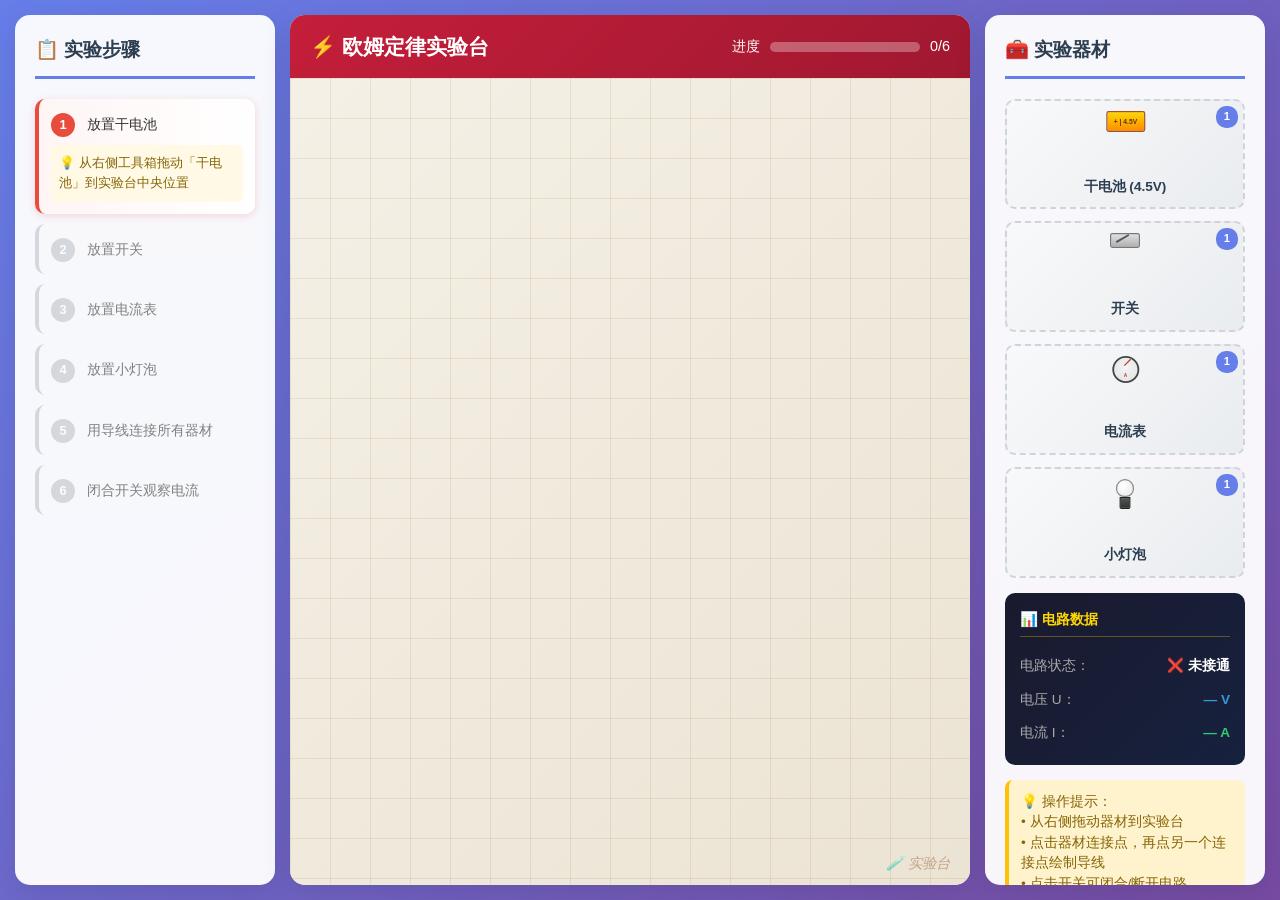
<file: experiment-drag.html>
<!DOCTYPE html>
<html lang="zh-CN">
<head>
    <meta charset="UTF-8">
    <meta name="viewport" content="width=device-width, initial-scale=1.0, maximum-scale=1.0, user-scalable=no, viewport-fit=cover">
    <meta name="apple-mobile-web-app-capable" content="yes">
    <meta name="apple-mobile-web-app-status-bar-style" content="black-translucent">
    <meta name="theme-color" content="#a01830">
    <meta name="format-detection" content="telephone=no">
    <title>欧姆定律实验 | 拖拽式互动实验</title>
    <link rel="stylesheet" href="css/style.css?v=4">
    <link rel="stylesheet" href="css/mobile.css?v=1">
    <style>
        * { margin: 0; padding: 0; box-sizing: border-box; }
        
        body {
            font-family: "Microsoft YaHei", "PingFang SC", sans-serif;
            background: linear-gradient(135deg, #667eea 0%, #764ba2 100%);
            min-height: 100vh;
            padding: 15px;
            overflow: hidden;
        }

        .container {
            max-width: 1600px;
            margin: 0 auto;
            display: grid;
            grid-template-columns: 260px 1fr 280px;
            gap: 15px;
            height: calc(100vh - 30px);
        }

        /* ========== 左侧：步骤指导 ========== */
        .steps-panel {
            background: rgba(255, 255, 255, 0.95);
            border-radius: 15px;
            padding: 20px;
            box-shadow: 0 8px 32px rgba(0, 0, 0, 0.1);
            overflow-y: auto;
        }

        .panel-title {
            font-size: 1.2rem;
            font-weight: bold;
            color: #2c3e50;
            margin-bottom: 20px;
            padding-bottom: 10px;
            border-bottom: 3px solid #667eea;
            display: flex;
            align-items: center;
            gap: 8px;
        }

        .step-item {
            padding: 12px;
            margin-bottom: 10px;
            border-radius: 10px;
            border-left: 4px solid #bdc3c7;
            background: #f8f9fa;
            transition: all 0.3s ease;
            cursor: default;
        }

        .step-item.pending { opacity: 0.6; }
        .step-item.current {
            border-left-color: #e74c3c;
            background: linear-gradient(90deg, #fff5f5 0%, #ffffff 100%);
            box-shadow: 0 2px 8px rgba(231, 76, 60, 0.2);
            animation: pulse 1.5s ease-in-out infinite;
        }

        .step-item.done {
            border-left-color: #27ae60;
            background: linear-gradient(90deg, #f0fff4 0%, #ffffff 100%);
        }

        @keyframes pulse {
            0%, 100% { transform: translateX(0); }
            50% { transform: translateX(3px); }
        }

        .step-number {
            display: inline-flex;
            width: 24px;
            height: 24px;
            border-radius: 50%;
            background: #bdc3c7;
            color: white;
            align-items: center;
            justify-content: center;
            font-weight: bold;
            font-size: 0.8rem;
            margin-right: 8px;
        }

        .step-item.current .step-number { background: #e74c3c; }
        .step-item.done .step-number { background: #27ae60; }

        .step-text {
            font-size: 0.9rem;
            color: #333;
            display: inline;
        }

        .step-hint {
            margin-top: 8px;
            padding: 8px;
            background: #fff9e6;
            border-radius: 6px;
            font-size: 0.8rem;
            color: #856404;
            display: none;
        }

        .step-item.current .step-hint { display: block; }

        .check-icon::after { content: ' ✅'; }
        .error-icon::after { content: ' ❌'; }

        /* ========== 中间：实验台 ========== */
        .lab-area {
            background: rgba(255, 255, 255, 0.95);
            border-radius: 15px;
            box-shadow: 0 8px 32px rgba(0, 0, 0, 0.1);
            display: flex;
            flex-direction: column;
            overflow: hidden;
        }

        .lab-header {
            background: linear-gradient(135deg, #c41e3a 0%, #a01830 100%);
            color: white;
            padding: 15px 20px;
            display: flex;
            justify-content: space-between;
            align-items: center;
        }

        .lab-header h2 {
            font-size: 1.3rem;
            display: flex;
            align-items: center;
            gap: 10px;
        }

        .lab-progress {
            display: flex;
            align-items: center;
            gap: 10px;
            font-size: 0.9rem;
        }

        .progress-bar {
            width: 150px;
            height: 10px;
            background: rgba(255, 255, 255, 0.3);
            border-radius: 5px;
            overflow: hidden;
        }

        .progress-fill {
            height: 100%;
            background: linear-gradient(90deg, #ffd700, #ffed4e);
            transition: width 0.5s ease;
            width: 0%;
        }

        .lab-bench {
            flex: 1;
            position: relative;
            background:
                linear-gradient(rgba(139, 69, 19, 0.1) 1px, transparent 1px),
                linear-gradient(90deg, rgba(139, 69, 19, 0.1) 1px, transparent 1px),
                linear-gradient(135deg, #f5f0e6 0%, #ebe4d4 100%);
            background-size: 40px 40px, 40px 40px, 100% 100%;
            overflow: hidden;
        }

        .bench-label {
            position: absolute;
            bottom: 10px;
            right: 20px;
            color: rgba(139, 69, 19, 0.4);
            font-size: 0.9rem;
            font-style: italic;
        }

        .drop-zone-active {
            background:
                linear-gradient(rgba(39, 174, 96, 0.2) 1px, transparent 1px),
                linear-gradient(90deg, rgba(39, 174, 96, 0.2) 1px, transparent 1px),
                linear-gradient(135deg, #e8f8f0 0%, #d4eddc 100%);
            background-size: 40px 40px, 40px 40px, 100% 100%;
        }

        /* ========== 器材通用样式 ========== */
        .equipment {
            position: absolute;
            cursor: grab;
            user-select: none;
            z-index: 10;
            transition: box-shadow 0.2s ease;
        }

        .equipment:active { cursor: grabbing; }

        .equipment.dragging {
            z-index: 1000;
            opacity: 0.9;
            box-shadow: 0 15px 30px rgba(0, 0, 0, 0.3);
            transform: scale(1.05);
        }

        .equipment .connector {
            position: absolute;
            width: 14px;
            height: 14px;
            background: #34495e;
            border: 2px solid #2c3e50;
            border-radius: 50%;
            cursor: crosshair;
            transition: all 0.2s ease;
        }

        .equipment .connector:hover,
        .equipment .connector.connecting {
            background: #e74c3c;
            transform: scale(1.4);
            box-shadow: 0 0 10px #e74c3c;
        }

        .equipment .connector.connected {
            background: #27ae60;
            box-shadow: 0 0 8px #27ae60;
        }

        /* 电池 */
        .battery {
            width: 130px;
            height: 70px;
            background: linear-gradient(180deg, #ffd700 0%, #ffae00 50%, #ff8c00 100%);
            border-radius: 8px;
            border: 3px solid #a0522d;
            display: flex;
            flex-direction: column;
            align-items: center;
            justify-content: center;
            box-shadow: 0 4px 8px rgba(0, 0, 0, 0.2);
        }

        .battery-label {
            font-size: 1rem;
            font-weight: bold;
            color: #5c3317;
            margin-top: -20px;
        }

        .battery-voltage {
            font-size: 0.75rem;
            color: #5c3317;
            margin-top: 2px;
        }

        /* 灯泡 */
        .bulb {
            width: 80px;
            height: 110px;
            display: flex;
            flex-direction: column;
            align-items: center;
        }

        .bulb-glass {
            width: 60px;
            height: 60px;
            background: radial-gradient(circle at 35% 35%, #ffffff 0%, #e8e8e8 60%, #c0c0c0 100%);
            border-radius: 50% 50% 45% 45%;
            border: 2px solid #888;
            position: relative;
            box-shadow: inset -5px -5px 15px rgba(0, 0, 0, 0.1);
        }

        .bulb.on .bulb-glass {
            background: radial-gradient(circle at 50% 50%, #fff9c4 0%, #ffd54f 40%, #ffb300 80%);
            box-shadow: 0 0 40px #ffd54f, inset -5px -5px 15px rgba(255, 150, 0, 0.3);
        }

        .bulb-filament {
            position: absolute;
            top: 50%;
            left: 50%;
            transform: translate(-50%, -50%);
            width: 30px;
            height: 15px;
            border: 2px solid #888;
            border-top: none;
            border-radius: 0 0 15px 15px;
        }

        .bulb.on .bulb-filament {
            border-color: #ff6600;
            background: rgba(255, 150, 0, 0.3);
        }

        .bulb-base {
            width: 35px;
            height: 40px;
            background: linear-gradient(180deg, #555 0%, #333 100%);
            border-radius: 3px 3px 6px 6px;
            margin-top: -2px;
            border: 2px solid #222;
        }

        .bulb-base::after {
            content: '';
            position: absolute;
            bottom: 8px;
            left: 50%;
            transform: translateX(-50%);
            width: 10px;
            height: 10px;
            background: #444;
            border-radius: 50%;
        }

        /* 开关 */
        .switch {
            width: 100px;
            height: 50px;
            background: linear-gradient(180deg, #e0e0e0 0%, #b0b0b0 100%);
            border-radius: 8px;
            border: 2px solid #777;
            position: relative;
            box-shadow: 0 4px 8px rgba(0, 0, 0, 0.2);
        }

        .switch-lever {
            position: absolute;
            bottom: 12px;
            left: 15px;
            width: 50px;
            height: 6px;
            background: linear-gradient(180deg, #555 0%, #333 100%);
            border-radius: 3px;
            transform-origin: left center;
            transform: rotate(-30deg);
            transition: transform 0.3s ease;
        }

        .switch.closed .switch-lever {
            transform: rotate(0deg);
        }

        .switch-terminal {
            position: absolute;
            width: 10px;
            height: 10px;
            background: #c0392b;
            border-radius: 50%;
            bottom: 10px;
        }

        .switch-terminal.left { left: 8px; }
        .switch-terminal.right { right: 8px; }

        .switch-label {
            position: absolute;
            top: 4px;
            left: 50%;
            transform: translateX(-50%);
            font-size: 0.7rem;
            font-weight: bold;
            color: #333;
        }

        /* 电流表 */
        .ammeter {
            width: 90px;
            height: 90px;
            background: radial-gradient(circle at 50% 40%, #f5f5f5 0%, #e0e0e0 100%);
            border-radius: 50%;
            border: 4px solid #444;
            position: relative;
            box-shadow: 0 4px 10px rgba(0, 0, 0, 0.2);
        }

        .ammeter-face {
            position: absolute;
            top: 10px;
            left: 10px;
            right: 10px;
            bottom: 20px;
            border-radius: 50%;
            background: #fff;
            overflow: hidden;
        }

        .ammeter-scale {
            position: absolute;
            top: 0;
            left: 0;
            width: 100%;
            height: 100%;
            display: flex;
            align-items: center;
            justify-content: center;
        }

        .ammeter-needle {
            position: absolute;
            top: 50%;
            left: 50%;
            width: 30px;
            height: 3px;
            background: linear-gradient(90deg, transparent 0%, #c0392b 20%, #c0392b 100%);
            transform-origin: 0 50%;
            transform: translate(-0%, -50%) rotate(-60deg);
            transition: transform 0.5s ease;
        }

        .ammeter-label {
            position: absolute;
            bottom: 3px;
            left: 50%;
            transform: translateX(-50%);
            font-size: 0.6rem;
            font-weight: bold;
            color: #c0392b;
        }

        .ammeter-reading {
            position: absolute;
            top: 55%;
            left: 50%;
            transform: translate(-50%, -50%);
            font-size: 0.65rem;
            font-weight: bold;
            color: #333;
            background: rgba(255, 255, 255, 0.9);
            padding: 1px 4px;
            border-radius: 3px;
        }

        /* 导线 */
        .wire-container {
            position: absolute;
            top: 0;
            left: 0;
            width: 100%;
            height: 100%;
            pointer-events: none;
            z-index: 5;
        }

        .wire-path {
            stroke: #2c3e50;
            stroke-width: 4;
            fill: none;
            pointer-events: stroke;
            cursor: pointer;
            transition: stroke 0.2s;
        }

        .wire-path:hover { stroke: #e74c3c; }

        .wire-path.electrified {
            stroke: #3498db;
            stroke-width: 5;
            filter: drop-shadow(0 0 3px rgba(52, 152, 219, 0.5));
        }

        /* ========== 右侧：工具箱 ========== */
        .tools-panel {
            background: rgba(255, 255, 255, 0.95);
            border-radius: 15px;
            padding: 20px;
            box-shadow: 0 8px 32px rgba(0, 0, 0, 0.1);
            overflow-y: auto;
        }

        .tool-item {
            background: linear-gradient(135deg, #f8f9fa 0%, #e9ecef 100%);
            border: 2px dashed #ced4da;
            border-radius: 10px;
            padding: 10px;
            margin-bottom: 12px;
            cursor: grab;
            transition: all 0.3s ease;
            display: flex;
            flex-direction: column;
            align-items: center;
            position: relative;
        }

        .tool-item:hover {
            border-color: #667eea;
            background: linear-gradient(135deg, #fff 0%, #f0f4ff 100%);
            transform: translateY(-2px);
            box-shadow: 0 4px 12px rgba(102, 126, 234, 0.2);
        }

        .tool-item:active { cursor: grabbing; }

        .tool-item.disabled {
            opacity: 0.4;
            cursor: not-allowed;
            pointer-events: none;
        }

        .tool-item.used {
            opacity: 0.3;
            border-style: solid;
            border-color: #27ae60;
        }

        .tool-preview {
            transform: scale(0.6);
            transform-origin: center top;
            position: relative;
            height: 60px;
            pointer-events: none;
        }

        .tool-preview > div {
            position: relative;
            top: 0;
            left: 50%;
            transform: translateX(-50%);
        }

        .tool-name {
            font-size: 0.85rem;
            font-weight: 600;
            color: #2c3e50;
            margin-top: 5px;
        }

        .tool-count {
            position: absolute;
            top: 5px;
            right: 5px;
            background: #667eea;
            color: white;
            border-radius: 10px;
            padding: 2px 8px;
            font-size: 0.7rem;
            font-weight: bold;
        }

        .tools-hint {
            margin-top: 15px;
            padding: 12px;
            background: #fff3cd;
            border-radius: 8px;
            border-left: 4px solid #ffc107;
            font-size: 0.85rem;
            color: #856404;
            line-height: 1.5;
        }

        /* 数据显示区 */
        .data-panel {
            margin-top: 15px;
            padding: 15px;
            background: linear-gradient(135deg, #1a1a2e 0%, #16213e 100%);
            border-radius: 10px;
            color: white;
        }

        .data-panel h4 {
            font-size: 0.9rem;
            margin-bottom: 12px;
            color: #ffd700;
            border-bottom: 1px solid rgba(255, 215, 0, 0.3);
            padding-bottom: 5px;
        }

        .data-row {
            display: flex;
            justify-content: space-between;
            padding: 6px 0;
            font-size: 0.85rem;
        }

        .data-label { color: #aaa; }
        .data-value { font-weight: bold; color: #fff; }
        .data-value.current { color: #2ecc71; }
        .data-value.voltage { color: #3498db; }

        /* 重置按钮 */
        .reset-btn {
            width: 100%;
            margin-top: 15px;
            padding: 12px;
            background: linear-gradient(135deg, #e74c3c 0%, #c0392b 100%);
            color: white;
            border: none;
            border-radius: 8px;
            font-size: 1rem;
            font-weight: bold;
            cursor: pointer;
            transition: all 0.3s ease;
        }

        .reset-btn:hover {
            transform: translateY(-2px);
            box-shadow: 0 4px 12px rgba(231, 76, 60, 0.4);
        }

        /* 成功提示 */
        .success-overlay {
            position: fixed;
            top: 0; left: 0; right: 0; bottom: 0;
            background: rgba(0, 0, 0, 0.7);
            display: none;
            align-items: center;
            justify-content: center;
            z-index: 9999;
        }

        .success-overlay.show { display: flex; }

        .success-card {
            background: white;
            padding: 40px;
            border-radius: 20px;
            text-align: center;
            max-width: 400px;
            animation: bounceIn 0.5s ease;
        }

        @keyframes bounceIn {
            0% { transform: scale(0.5); opacity: 0; }
            50% { transform: scale(1.1); }
            100% { transform: scale(1); opacity: 1; }
        }

        .success-card .big-icon {
            font-size: 5rem;
            margin-bottom: 20px;
        }

        .success-card h2 {
            color: #27ae60;
            margin-bottom: 15px;
        }

        .success-card p {
            color: #666;
            margin-bottom: 20px;
            line-height: 1.6;
        }

        /* Toast 提示 */
        .toast {
            position: fixed;
            top: 100px;
            left: 50%;
            transform: translateX(-50%) translateY(-20px);
            background: rgba(44, 62, 80, 0.95);
            color: white;
            padding: 15px 30px;
            border-radius: 10px;
            z-index: 10000;
            opacity: 0;
            transition: all 0.3s ease;
            pointer-events: none;
            font-weight: 500;
            box-shadow: 0 5px 20px rgba(0, 0, 0, 0.3);
        }

        .toast.show {
            opacity: 1;
            transform: translateX(-50%) translateY(0);
        }

        .toast.success { background: rgba(39, 174, 96, 0.95); }
        .toast.error { background: rgba(231, 76, 60, 0.95); }
        .toast.info { background: rgba(52, 152, 219, 0.95); }
    </style>
</head>
<body>

<div class="container">
    <!-- 左侧：步骤指导 -->
    <div class="steps-panel">
        <div class="panel-title">📋 实验步骤</div>
        <div id="stepsList">
            <!-- 步骤列表由 JS 动态生成 -->
        </div>
    </div>

    <!-- 中间：实验台 -->
    <div class="lab-area">
        <div class="lab-header">
            <h2>⚡ 欧姆定律实验台</h2>
            <div class="lab-progress">
                <span>进度</span>
                <div class="progress-bar">
                    <div class="progress-fill" id="progressFill"></div>
                </div>
                <span id="progressText">0/6</span>
            </div>
        </div>
        <div class="lab-bench" id="labBench">
            <!-- 导线 SVG -->
            <svg class="wire-container" id="wireSvg"></svg>
            <div class="bench-label">🧪 实验台</div>
        </div>
    </div>

    <!-- 右侧：工具箱 -->
    <div class="tools-panel">
        <div class="panel-title">🧰 实验器材</div>
        <div id="toolbox">
            <!-- 工具箱由 JS 动态生成 -->
        </div>

        <div class="data-panel" id="dataPanel">
            <h4>📊 电路数据</h4>
            <div class="data-row">
                <span class="data-label">电路状态：</span>
                <span class="data-value" id="circuitStatus">❌ 未接通</span>
            </div>
            <div class="data-row">
                <span class="data-label">电压 U：</span>
                <span class="data-value voltage" id="dataVoltage">— V</span>
            </div>
            <div class="data-row">
                <span class="data-label">电流 I：</span>
                <span class="data-value current" id="dataCurrent">— A</span>
            </div>
        </div>

        <div class="tools-hint">
            💡 操作提示：<br>
            • 从右侧拖动器材到实验台<br>
            • 点击器材连接点，再点另一个连接点绘制导线<br>
            • 点击开关可闭合/断开电路
        </div>

        <button class="reset-btn" onclick="resetExperiment()">
            🔄 重置实验
        </button>
    </div>
</div>

<!-- 成功提示 -->
<div class="success-overlay" id="successOverlay">
    <div class="success-card">
        <div class="big-icon">🎉</div>
        <h2>实验成功！</h2>
        <p>
            你成功搭建了一个完整的电路！<br>
            当开关闭合时，电流从电池正极流出，
            经过电流表和灯泡，流回负极。
        </p>
        <div style="background: #f8f9fa; padding: 15px; border-radius: 8px; margin-bottom: 20px;">
            <strong style="color: #c41e3a;">欧姆定律：</strong>I = U / R = <span id="successFormula">—</span>
        </div>
        <button class="reset-btn" style="margin-top: 0; background: linear-gradient(135deg, #667eea 0%, #764ba2 100%);" onclick="closeSuccess()">继续探索</button>
    </div>
</div>

<!-- Toast -->
<div class="toast" id="toast"></div>

<script>
/* ==================== 状态管理 ==================== */
const State = {
    currentStep: 0,
    placedEquipment: [],  // 已放置器材
    wires: [],            // 导线
    connectingFrom: null, // 正在连接的端点
    circuitClosed: false, // 电路是否闭合
    stepCompleted: []     // 步骤完成状态
};

// 实验步骤
const STEPS = [
    {
        title: '放置干电池',
        hint: '从右侧工具箱拖动「干电池」到实验台中央位置',
        check: () => State.placedEquipment.find(e => e.type === 'battery'),
        done: false
    },
    {
        title: '放置开关',
        hint: '从右侧工具箱拖动「开关」放在电池右侧',
        check: () => State.placedEquipment.find(e => e.type === 'switch'),
        done: false
    },
    {
        title: '放置电流表',
        hint: '拖动「电流表」放在开关右侧，用于测量电流',
        check: () => State.placedEquipment.find(e => e.type === 'ammeter'),
        done: false
    },
    {
        title: '放置小灯泡',
        hint: '拖动「小灯泡」放在电流表右侧',
        check: () => State.placedEquipment.find(e => e.type === 'bulb'),
        done: false
    },
    {
        title: '用导线连接所有器材',
        hint: '点击一个器材的端点，再点击另一个端点连接导线。\n连接顺序：电池正极 → 开关 → 电流表 → 灯泡 → 电池负极',
        check: () => State.wires.length >= 4,
        done: false
    },
    {
        title: '闭合开关观察电流',
        hint: '点击实验台上的开关使其闭合，观察电流表指针和灯泡变化！',
        check: () => State.circuitClosed,
        done: false
    }
];

/* ==================== 渲染步骤列表 ==================== */
function renderSteps() {
    const list = document.getElementById('stepsList');
    list.innerHTML = STEPS.map((step, i) => {
        let cls = 'step-item';
        let icon = '';
        if (i < State.currentStep) { cls += ' done'; icon = 'class="check-icon"'; }
        else if (i === State.currentStep) cls += ' current';
        else cls += ' pending';
        
        return `
            <div class="${cls}" id="step-${i}">
                <span class="step-number">${step.done ? '✓' : i + 1}</span>
                <span class="step-text" ${icon}>${step.title}</span>
                <div class="step-hint">💡 ${step.hint.replace(/\n/g, '<br>')}</div>
            </div>
        `;
    }).join('');
    
    // 进度条
    const done = STEPS.filter(s => s.done).length;
    document.getElementById('progressFill').style.width = (done / STEPS.length * 100) + '%';
    document.getElementById('progressText').textContent = `${done}/${STEPS.length}`;
}

/* ==================== 工具箱 ==================== */
const TOOLS = [
    { type: 'battery', name: '干电池 (4.5V)', limit: 1 },
    { type: 'switch', name: '开关', limit: 1 },
    { type: 'ammeter', name: '电流表', limit: 1 },
    { type: 'bulb', name: '小灯泡', limit: 1 }
];

function renderToolbox() {
    const box = document.getElementById('toolbox');
    box.innerHTML = TOOLS.map(tool => {
        const usedCount = State.placedEquipment.filter(e => e.type === tool.type).length;
        const used = usedCount >= tool.limit;
        return `
            <div class="tool-item ${used ? 'used' : ''}" data-type="${tool.type}">
                ${!used ? `<div class="tool-count">${tool.limit - usedCount}</div>` : '<div class="tool-count" style="background:#95a5a6">✓</div>'}
                <div class="tool-preview">${getToolPreview(tool.type)}</div>
                <div class="tool-name">${tool.name}</div>
            </div>
        `;
    }).join('');
    
    // 绑定拖拽
    document.querySelectorAll('.tool-item:not(.used)').forEach(item => {
        item.addEventListener('mousedown', onToolBoxMouseDown);
        item.addEventListener('touchstart', onToolBoxTouchStart, { passive: false });
    });
}

function getToolPreview(type) {
    switch(type) {
        case 'battery':
            return `<div style="width:65px;height:35px;background:linear-gradient(180deg,#ffd700,#ff8c00);border:2px solid #a0522d;border-radius:4px;display:flex;flex-direction:column;align-items:center;justify-content:center;">
                <div style="font-weight:bold;color:#5c3317;font-size:0.7rem;">+ | 4.5V</div>
                </div>`;
        case 'bulb':
            return `<div style="width:40px;height:55px;display:flex;flex-direction:column;align-items:center;">
                <div style="width:30px;height:30px;background:radial-gradient(circle at 35% 35%,#fff,#e8e8e8);border-radius:50% 50% 45% 45%;border:2px solid #888;"></div>
                <div style="width:18px;height:20px;background:linear-gradient(180deg,#555,#333);border-radius:0 0 3px 3px;border:2px solid #222;"></div>
                </div>`;
        case 'switch':
            return `<div style="width:50px;height:25px;background:linear-gradient(180deg,#e0e0e0,#b0b0b0);border-radius:4px;border:2px solid #777;position:relative;">
                <div style="position:absolute;bottom:6px;left:8px;width:25px;height:3px;background:#555;border-radius:2px;transform-origin:left;transform:rotate(-30deg);"></div>
                </div>`;
        case 'ammeter':
            return `<div style="width:45px;height:45px;background:radial-gradient(circle at 50% 40%,#f5f5f5,#e0e0e0);border-radius:50%;border:3px solid #444;position:relative;">
                <div style="position:absolute;top:30%;left:45%;width:15px;height:2px;background:#c0392b;transform-origin:left;transform:rotate(-45deg);"></div>
                <div style="position:absolute;bottom:2px;left:50%;transform:translateX(-50%);font-size:0.5rem;font-weight:bold;color:#c0392b;">A</div>
                </div>`;
    }
    return '';
}

/* ==================== 拖拽引擎（从工具箱到实验台） ==================== */
let dragState = null;

function onToolBoxMouseDown(e) {
    const type = e.currentTarget.dataset.type;
    startDragFromToolbox(type, e.clientX, e.clientY);
}

function onToolBoxTouchStart(e) {
    e.preventDefault();
    const touch = e.touches[0];
    const type = e.currentTarget.dataset.type;
    startDragFromToolbox(type, touch.clientX, touch.clientY);
}

function startDragFromToolbox(type, startX, startY) {
    // 创建预览元素
    const el = createEquipmentDOM(type, -1000, -1000, true);
    document.body.appendChild(el);
    
    const rect = el.getBoundingClientRect();
    const offsetX = rect.width / 2;
    const offsetY = rect.height / 2;
    
    dragState = {
        phase: 'from-toolbox',
        type: type,
        element: el,
        offsetX, offsetY,
        x: startX - offsetX,
        y: startY - offsetY
    };
    
    updateDragPosition();
    
    document.addEventListener('mousemove', onDocumentMove);
    document.addEventListener('mouseup', onDocumentUp);
    document.addEventListener('touchmove', onDocumentTouchMove, { passive: false });
    document.addEventListener('touchend', onDocumentTouchEnd);
}

function onDocumentMove(e) {
    if (!dragState) return;
    dragState.x = e.clientX - dragState.offsetX;
    dragState.y = e.clientY - dragState.offsetY;
    updateDragPosition();
    
    // 高亮实验台
    const bench = document.getElementById('labBench');
    if (isInsideBench(e.clientX, e.clientY)) {
        bench.classList.add('drop-zone-active');
    } else {
        bench.classList.remove('drop-zone-active');
    }
}

function onDocumentTouchMove(e) {
    e.preventDefault();
    const touch = e.touches[0];
    if (!dragState) return;
    dragState.x = touch.clientX - dragState.offsetX;
    dragState.y = touch.clientY - dragState.offsetY;
    updateDragPosition();
}

function updateDragPosition() {
    if (!dragState) return;
    dragState.element.style.left = dragState.x + 'px';
    dragState.element.style.top = dragState.y + 'px';
}

function onDocumentUp(e) {
    if (!dragState) return;
    finishDrag(e.clientX, e.clientY);
}

function onDocumentTouchEnd(e) {
    if (!dragState) return;
    const touch = e.changedTouches[0];
    finishDrag(touch.clientX, touch.clientY);
}

function finishDrag(x, y) {
    document.removeEventListener('mousemove', onDocumentMove);
    document.removeEventListener('mouseup', onDocumentUp);
    document.removeEventListener('touchmove', onDocumentTouchMove);
    document.removeEventListener('touchend', onDocumentTouchEnd);
    
    document.getElementById('labBench').classList.remove('drop-zone-active');
    
    const bench = document.getElementById('labBench');
    const benchRect = bench.getBoundingClientRect();
    
    if (dragState.phase === 'from-toolbox' && 
        x >= benchRect.left && x <= benchRect.right &&
        y >= benchRect.top && y <= benchRect.bottom) {
        
        // 放置成功
        const benchX = x - benchRect.left - dragState.offsetX;
        const benchY = y - benchRect.top - dragState.offsetY;
        placeEquipment(dragState.type, benchX, benchY);
    }
    
    if (dragState.element) dragState.element.remove();
    dragState = null;
}

/* ==================== 放置器材 ==================== */
function placeEquipment(type, x, y) {
    const id = Date.now();
    const equipment = { id, type, x, y, data: {} };
    if (type === 'battery') equipment.data.voltage = 4.5;
    if (type === 'switch') equipment.data.closed = false;
    
    State.placedEquipment.push(equipment);
    const el = createEquipmentDOM(type, x, y, false, id);
    document.getElementById('labBench').appendChild(el);
    equipment.element = el;
    equipment.connectors = getEquipmentConnectors(equipment);
    
    showToast('✅ ' + TOOLS.find(t => t.type === type).name + ' 放置成功', 'success');
    renderToolbox();
    checkStepProgress();
}

// 创建器材DOM
function createEquipmentDOM(type, x, y, isDragPreview, id) {
    const el = document.createElement('div');
    el.className = 'equipment';
    if (isDragPreview) {
        el.classList.add('dragging');
        el.style.position = 'fixed';
    }
    el.style.left = x + 'px';
    el.style.top = y + 'px';
    if (id) el.dataset.id = id;
    
    switch(type) {
        case 'battery':
            el.innerHTML = `
                <div class="battery" style="position:relative;">
                    <div style="position:absolute;top:-12px;left:10px;width:10px;height:12px;background:#c0392b;border-radius:3px 3px 0 0;"></div>
                    <div style="position:absolute;top:-12px;right:10px;width:10px;height:12px;background:#7f8c8d;border-radius:3px 3px 0 0;"></div>
                    <div class="battery-label">⚡</div>
                    <div class="battery-voltage">4.5 V</div>
                    <div class="connector" data-point="positive" style="top:-18px;left:6px;width:16px;height:16px;background:#c0392b;border-color:#922b21;"></div>
                    <div class="connector" data-point="negative" style="top:-18px;right:6px;width:16px;height:16px;background:#7f8c8d;border-color:#566573;"></div>
                </div>
                <div style="position:absolute;bottom:-5px;left:50%;transform:translateX(-50%);font-size:0.6rem;font-weight:bold;color:#c0392b;">+</div>
                <div style="position:absolute;bottom:-5px;right:10px;font-size:0.6rem;font-weight:bold;color:#566573;">−</div>
            `;
            el.style.width = '130px';
            el.style.height = '90px';
            break;
        case 'bulb':
            el.innerHTML = `
                <div class="bulb" id="bulb-${id || 0}">
                    <div class="bulb-glass">
                        <div class="bulb-filament"></div>
                    </div>
                    <div class="bulb-base"></div>
                </div>
                <div class="connector" data-point="base" style="bottom:0;left:50%;transform:translateX(-50%);width:14px;height:14px;"></div>
                <div class="connector" data-point="side" style="top:65%;right:-2px;width:12px;height:12px;"></div>
            `;
            el.style.width = '80px';
            el.style.height = '125px';
            break;
        case 'switch':
            el.innerHTML = `
                <div class="switch" id="switch-${id || 0}" onclick="toggleSwitch(${id || 0}, event)">
                    <div class="switch-label">开关</div>
                    <div class="switch-lever"></div>
                </div>
                <div class="connector" data-point="left" style="bottom:10px;left:-4px;width:14px;height:14px;"></div>
                <div class="connector" data-point="right" style="bottom:10px;right:-4px;width:14px;height:14px;"></div>
            `;
            el.style.width = '100px';
            el.style.height = '60px';
            break;
        case 'ammeter':
            el.innerHTML = `
                <div class="ammeter">
                    <div class="ammeter-face">
                        <div class="ammeter-needle" id="needle-${id || 0}"></div>
                        <div class="ammeter-reading" id="ammeter-reading-${id || 0}">0.00A</div>
                    </div>
                    <div class="ammeter-label">A</div>
                </div>
                <div class="connector" data-point="left" style="top:50%;left:-4px;transform:translateY(-50%);width:14px;height:14px;"></div>
                <div class="connector" data-point="right" style="top:50%;right:-4px;transform:translateY(-50%);width:14px;height:14px;"></div>
            `;
            el.style.width = '100px';
            el.style.height = '100px';
            break;
    }
    
    // 实验台上的器材支持移动
    if (!isDragPreview) {
        el.addEventListener('mousedown', onBenchMouseDown);
        el.addEventListener('touchstart', onBenchTouchStart, { passive: false });
        
        // 端点连接
        el.querySelectorAll('.connector').forEach(conn => {
            conn.addEventListener('click', (e) => {
                e.stopPropagation();
                onConnectorClick(el, conn);
            });
        });
    }
    
    return el;
}

// 获取器材端点坐标
function getEquipmentConnectors(equipment) {
    const result = {};
    const el = equipment.element;
    const benchRect = document.getElementById('labBench').getBoundingClientRect();
    
    el.querySelectorAll('.connector').forEach(conn => {
        const rect = conn.getBoundingClientRect();
        const point = conn.dataset.point;
        result[point] = {
            x: rect.left + rect.width / 2 - benchRect.left,
            y: rect.top + rect.height / 2 - benchRect.top,
            el: conn
        };
    });
    return result;
}

/* ==================== 实验台上器材拖动 ==================== */
function onBenchMouseDown(e) {
    if (e.target.classList.contains('connector')) return;
    const el = e.currentTarget;
    startDragOnBench(el, e.clientX, e.clientY);
}

function onBenchTouchStart(e) {
    if (e.target.classList.contains('connector')) return;
    e.preventDefault();
    const touch = e.touches[0];
    const el = e.currentTarget;
    startDragOnBench(el, touch.clientX, touch.clientY);
}

function startDragOnBench(el, startX, startY) {
    const rect = el.getBoundingClientRect();
    const benchRect = document.getElementById('labBench').getBoundingClientRect();
    
    dragState = {
        phase: 'on-bench',
        element: el,
        offsetX: startX - rect.left,
        offsetY: startY - rect.top,
        originalLeft: benchRect.left,
        originalTop: benchRect.top,
        equipmentId: parseInt(el.dataset.id)
    };
    el.classList.add('dragging');
    
    document.addEventListener('mousemove', onBenchDragMove);
    document.addEventListener('mouseup', onBenchDragEnd);
    document.addEventListener('touchmove', onBenchDragTouchMove, { passive: false });
    document.addEventListener('touchend', onBenchDragTouchEnd);
}

function onBenchDragMove(e) {
    if (!dragState) return;
    const x = e.clientX - dragState.originalLeft - dragState.offsetX;
    const y = e.clientY - dragState.originalTop - dragState.offsetY;
    dragState.element.style.left = x + 'px';
    dragState.element.style.top = y + 'px';
}

function onBenchDragTouchMove(e) {
    e.preventDefault();
    const touch = e.touches[0];
    if (!dragState) return;
    const x = touch.clientX - dragState.originalLeft - dragState.offsetX;
    const y = touch.clientY - dragState.originalTop - dragState.offsetY;
    dragState.element.style.left = x + 'px';
    dragState.element.style.top = y + 'px';
}

function onBenchDragEnd(e) {
    finishBenchDrag();
}

function onBenchDragTouchEnd(e) {
    finishBenchDrag();
}

function finishBenchDrag() {
    document.removeEventListener('mousemove', onBenchDragMove);
    document.removeEventListener('mouseup', onBenchDragEnd);
    document.removeEventListener('touchmove', onBenchDragTouchMove);
    document.removeEventListener('touchend', onBenchDragTouchEnd);
    
    if (dragState) {
        dragState.element.classList.remove('dragging');
        // 更新坐标
        const eq = State.placedEquipment.find(e => e.id === dragState.equipmentId);
        if (eq) {
            eq.x = parseFloat(dragState.element.style.left);
            eq.y = parseFloat(dragState.element.style.top);
            eq.connectors = getEquipmentConnectors(eq);
        }
        // 重绘导线
        renderWires();
    }
    dragState = null;
}

/* ==================== 导线连接 ==================== */
function onConnectorClick(equipmentEl, connectorEl) {
    const equipmentId = parseInt(equipmentEl.dataset.id);
    const point = connectorEl.dataset.point;
    
    if (!State.connectingFrom) {
        // 开始连接
        State.connectingFrom = { equipmentId, point, element: connectorEl };
        connectorEl.classList.add('connecting');
        showToast('🔗 请点击另一个端点来完成导线连接', 'info');
    } else {
        if (State.connectingFrom.equipmentId === equipmentId) {
            // 取消连接
            State.connectingFrom.element.classList.remove('connecting');
            State.connectingFrom = null;
            return;
        }
        
        const from = State.connectingFrom;
        const to = { equipmentId, point };
        
        // 检查是否重复
        const exists = State.wires.find(w =>
            (w.from.equipmentId === from.equipmentId && w.from.point === from.point &&
             w.to.equipmentId === to.equipmentId && w.to.point === to.point) ||
            (w.from.equipmentId === to.equipmentId && w.from.point === to.point &&
             w.to.equipmentId === from.equipmentId && w.to.point === from.point)
        );
        
        if (exists) {
            showToast('⚠️ 这两个端点已经连接了', 'error');
        } else {
            // 添加导线
            State.wires.push({ from, to });
            showToast('✅ 导线连接成功', 'success');
            from.element.classList.add('connected');
            connectorEl.classList.add('connected');
            checkStepProgress();
            renderWires();
            verifyCircuit();
        }
        
        from.element.classList.remove('connecting');
        State.connectingFrom = null;
    }
}

function renderWires() {
    const svg = document.getElementById('wireSvg');
    svg.setAttribute('width', '100%');
    svg.setAttribute('height', '100%');
    
    // 更新所有器材端点位置
    State.placedEquipment.forEach(eq => {
        eq.connectors = getEquipmentConnectors(eq);
    });
    
    svg.innerHTML = '';
    const electrified = isCircuitComplete();
    
    State.wires.forEach((wire, i) => {
        const eq1 = State.placedEquipment.find(e => e.id === wire.from.equipmentId);
        const eq2 = State.placedEquipment.find(e => e.id === wire.to.equipmentId);
        if (!eq1 || !eq2) return;
        
        const p1 = eq1.connectors[wire.from.point];
        const p2 = eq2.connectors[wire.to.point];
        if (!p1 || !p2) return;
        
        // 计算路径（走折线更自然）
        const midX = (p1.x + p2.x) / 2;
        const d = `M ${p1.x} ${p1.y} C ${midX} ${p1.y}, ${midX} ${p2.y}, ${p2.x} ${p2.y}`;
        
        const path = document.createElementNS('http://www.w3.org/2000/svg', 'path');
        path.setAttribute('d', d);
        path.setAttribute('class', 'wire-path' + (electrified ? ' electrified' : ''));
        path.addEventListener('click', () => {
            if (confirm('要删除这条导线吗？')) {
                State.wires.splice(i, 1);
                renderWires();
                verifyCircuit();
            }
        });
        svg.appendChild(path);
        
        // 电流流动效果
        if (electrified) {
            const anim = document.createElementNS('http://www.w3.org/2000/svg', 'circle');
            anim.setAttribute('r', '3');
            anim.setAttribute('fill', '#fff');
            anim.setAttribute('opacity', '0.8');
            const animate = document.createElementNS('http://www.w3.org/2000/svg', 'animateMotion');
            animate.setAttribute('dur', '1.2s');
            animate.setAttribute('repeatCount', 'indefinite');
            animate.setAttribute('path', d);
            anim.appendChild(animate);
            svg.appendChild(anim);
        }
    });
}

/* ==================== 电路验证 ==================== */
function toggleSwitch(id, event) {
    event.stopPropagation();
    const eq = State.placedEquipment.find(e => e.id === id);
    if (!eq) return;
    
    eq.data.closed = !eq.data.closed;
    
    const switchEl = document.getElementById(`switch-${id}`);
    if (switchEl) {
        switchEl.classList.toggle('closed', eq.data.closed);
    }
    
    showToast(eq.data.closed ? '⚡ 开关已闭合' : '🔌 开关已断开', eq.data.closed ? 'success' : 'info');
    
    State.circuitClosed = eq.data.closed && isCircuitComplete();
    verifyCircuit();
    checkStepProgress();
}

function isCircuitComplete() {
    const battery = State.placedEquipment.find(e => e.type === 'battery');
    const bulb = State.placedEquipment.find(e => e.type === 'bulb');
    const ammeter = State.placedEquipment.find(e => e.type === 'ammeter');
    const switchEq = State.placedEquipment.find(e => e.type === 'switch');
    
    if (!battery || !bulb || !ammeter || !switchEq) return false;
    
    // 简单检查：每种器材都有导线连接
    const equipments = [battery, bulb, ammeter, switchEq];
    for (const eq of equipments) {
        const hasWire = State.wires.some(w =>
            w.from.equipmentId === eq.id || w.to.equipmentId === eq.id
        );
        if (!hasWire) return false;
    }
    return true;
}

function verifyCircuit() {
    const switchEq = State.placedEquipment.find(e => e.type === 'switch');
    const closed = switchEq && switchEq.data.closed && isCircuitComplete();
    
    const battery = State.placedEquipment.find(e => e.type === 'battery');
    const U = battery ? battery.data.voltage : 0;
    // 假设灯泡电阻 15Ω
    const R = 15;
    const I = closed ? U / R : 0;
    
    // 更新灯泡状态
    State.placedEquipment.forEach(eq => {
        if (eq.type === 'bulb') {
            const bulbEl = eq.element.querySelector('.bulb');
            if (bulbEl) bulbEl.classList.toggle('on', closed);
        }
        if (eq.type === 'ammeter') {
            const needle = eq.element.querySelector('.ammeter-needle');
            const reading = eq.element.querySelector('.ammeter-reading');
            if (needle) {
                // 最大电流 1A 对应 120度
                const angle = -60 + (Math.min(I, 1) * 120);
                needle.style.transform = `translate(-0%, -50%) rotate(${angle}deg)`;
            }
            if (reading) reading.textContent = I.toFixed(2) + 'A';
        }
    });
    
    // 更新数据面板
    document.getElementById('circuitStatus').textContent = closed ? '✅ 已接通' : '❌ 未接通';
    document.getElementById('circuitStatus').style.color = closed ? '#2ecc71' : '#e74c3c';
    document.getElementById('dataVoltage').textContent = closed ? U.toFixed(1) + ' V' : '— V';
    document.getElementById('dataCurrent').textContent = closed ? I.toFixed(2) + ' A' : '— A';
    
    renderWires();
    
    if (closed && STEPS[5].done === false) {
        setTimeout(() => {
            document.getElementById('successFormula').textContent = 
                `${U}V / ${R}Ω = ${(I).toFixed(2)}A`;
            document.getElementById('successOverlay').classList.add('show');
        }, 500);
    }
}

/* ==================== 步骤检查 ==================== */
function checkStepProgress() {
    STEPS.forEach((step, i) => {
        if (!step.done && step.check()) {
            step.done = true;
            if (State.currentStep === i) State.currentStep = i + 1;
        }
    });
    renderSteps();
}

/* ==================== 工具函数 ==================== */
function isInsideBench(x, y) {
    const rect = document.getElementById('labBench').getBoundingClientRect();
    return x >= rect.left && x <= rect.right && y >= rect.top && y <= rect.bottom;
}

function showToast(msg, type = '') {
    const toast = document.getElementById('toast');
    toast.className = 'toast show ' + type;
    toast.textContent = msg;
    setTimeout(() => toast.classList.remove('show'), 2000);
}

function closeSuccess() {
    document.getElementById('successOverlay').classList.remove('show');
}

function resetExperiment() {
    if (!confirm('确定要重置实验吗？所有进度将清除。')) return;
    
    State.currentStep = 0;
    State.placedEquipment = [];
    State.wires = [];
    State.connectingFrom = null;
    State.circuitClosed = false;
    STEPS.forEach(s => s.done = false);
    
    // 清除器材
    document.getElementById('labBench').querySelectorAll('.equipment').forEach(e => e.remove());
    document.getElementById('wireSvg').innerHTML = '';
    
    // 重置UI
    document.getElementById('circuitStatus').textContent = '❌ 未接通';
    document.getElementById('dataVoltage').textContent = '— V';
    document.getElementById('dataCurrent').textContent = '— A';
    document.getElementById('successOverlay').classList.remove('show');
    
    renderToolbox();
    renderSteps();
    showToast('🔄 实验已重置', 'info');
}

/* ==================== 初始化 ==================== */
renderSteps();
renderToolbox();

// 在导线 SVG 上点击取消连接
document.getElementById('labBench').addEventListener('click', (e) => {
    if (e.target.id === 'labBench' && State.connectingFrom) {
        State.connectingFrom.element.classList.remove('connecting');
        State.connectingFrom = null;
    }
});
</script>
<script src="js/mobile.js?v=1"></script>
<style>
/* 拖拽实验页的移动端专属断点（覆盖 style.css 里的全局规则） */
@media (max-width: 900px) {
    body { overflow: auto; padding: 8px; min-height: -webkit-fill-available; height: auto; }
    .container {
        grid-template-columns: 1fr !important;
        height: auto !important;
    }
    .steps-panel, .control-panel { max-height: 60vh; overflow: auto; }
    .lab-bench { aspect-ratio: 1 / 1.1; min-height: 420px; }
    .circuit-element .slot { min-height: 44px; min-width: 44px; }
    button { min-height: 44px; font-size: 1rem; }
}
</style>

</body>
</html>
</file>
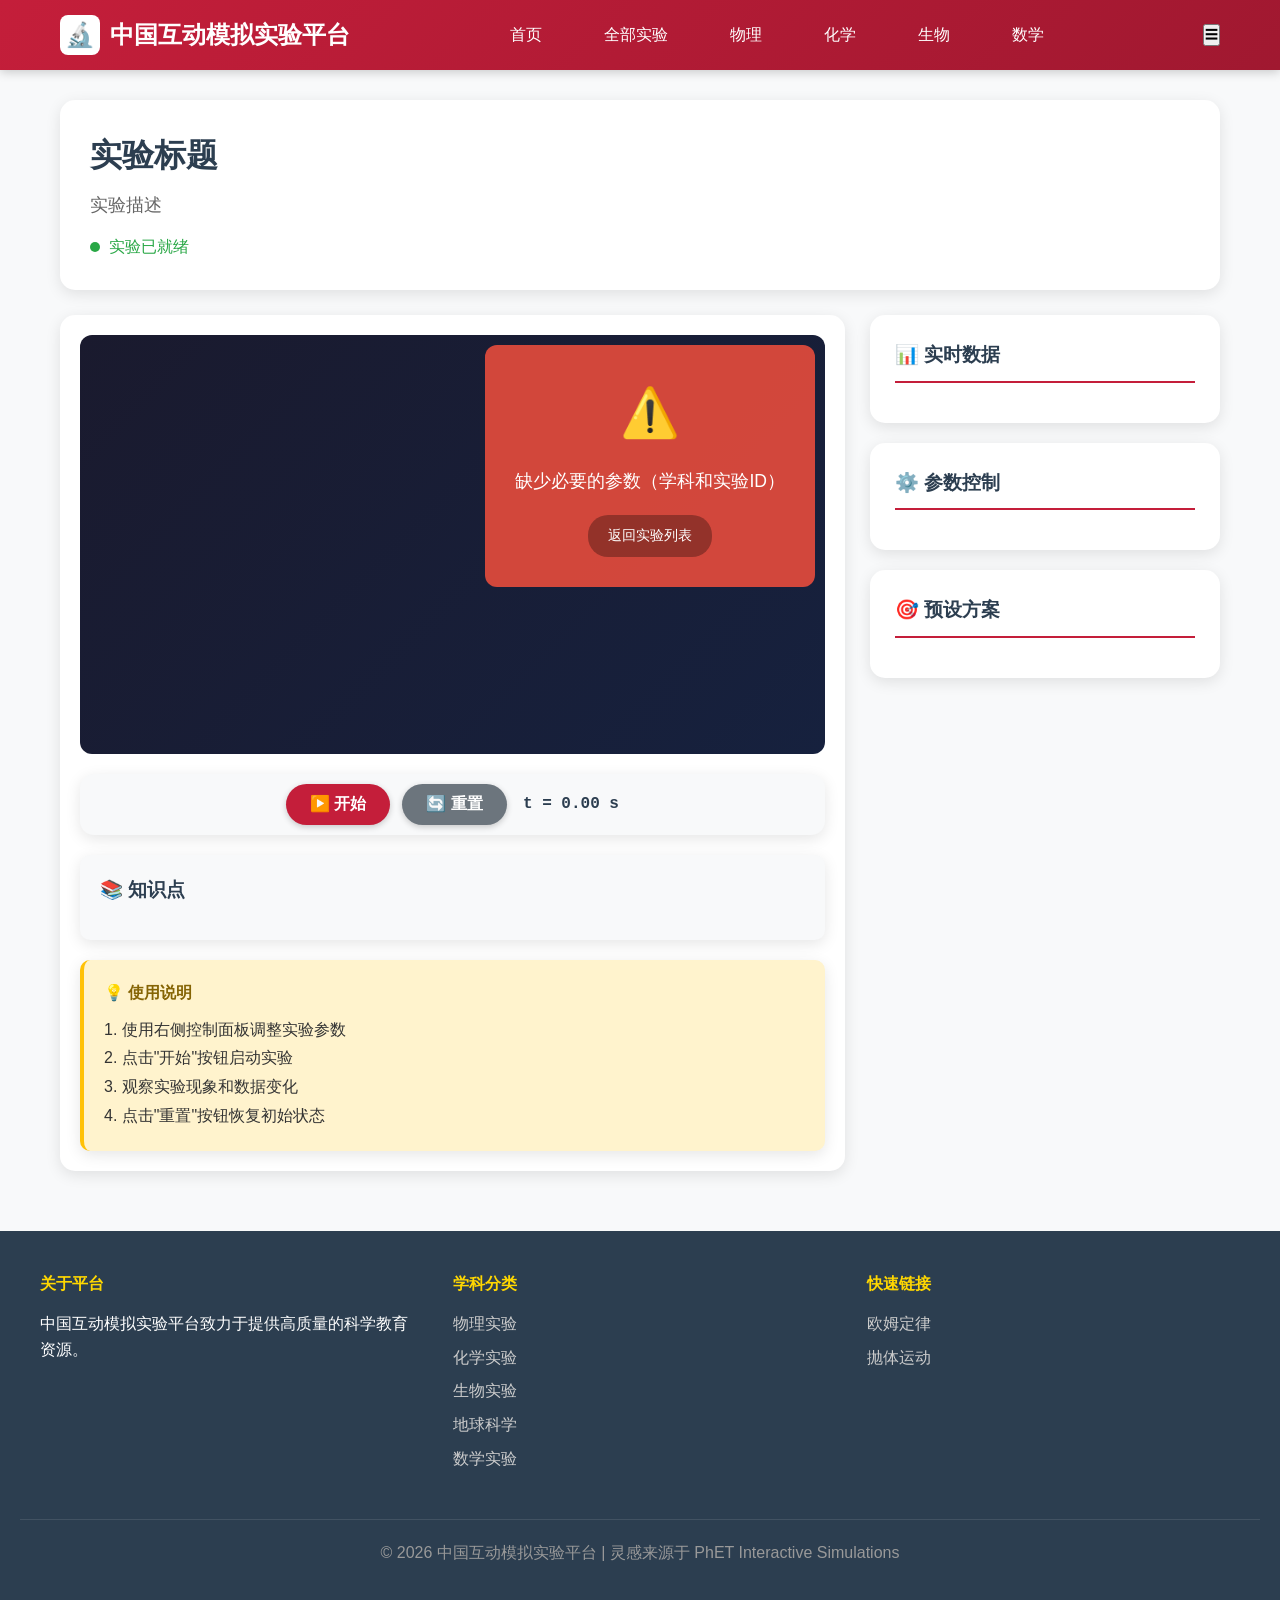
<file: simulation.html>
<!DOCTYPE html>
<html lang="zh-CN">
<head>
    <meta charset="UTF-8">
    <meta name="viewport" content="width=device-width, initial-scale=1.0, maximum-scale=1.0, user-scalable=no, viewport-fit=cover">
    <meta name="apple-mobile-web-app-capable" content="yes">
    <meta name="apple-mobile-web-app-status-bar-style" content="black-translucent">
    <meta name="theme-color" content="#a01830">
    <meta name="mobile-web-app-capable" content="yes">
    <meta name="format-detection" content="telephone=no">
    <meta name="screen-orientation" content="landscape">
    <meta http-equiv="Cache-Control" content="no-cache, no-store, must-revalidate">
    <meta http-equiv="Pragma" content="no-cache">
    <meta http-equiv="Expires" content="0">
    <title>实验详情 | 中国互动模拟实验平台</title>
    <link rel="stylesheet" href="css/style.css?v=4">
    <link rel="stylesheet" href="css/mobile.css?v=1">
    <style>
        .simulation-layout {
            display: grid;
            grid-template-columns: 1fr 350px;
            gap: 25px;
            align-items: start;
        }

        @media (max-width: 900px) {
            .simulation-layout {
                grid-template-columns: 1fr;
            }
        }

        .simulation-main {
            background: white;
            border-radius: 15px;
            padding: 20px;
            box-shadow: var(--card-shadow);
        }

        .simulation-sidebar {
            display: flex;
            flex-direction: column;
            gap: 20px;
        }

        .sidebar-section {
            background: white;
            border-radius: 15px;
            padding: 25px;
            box-shadow: var(--card-shadow);
        }

        .sidebar-section h3 {
            color: var(--dark-color);
            margin-bottom: 15px;
            font-size: 1.2rem;
            border-bottom: 2px solid var(--primary-color);
            padding-bottom: 10px;
        }

        .simulation-canvas-wrapper {
            position: relative;
            width: 100%;
            aspect-ratio: 16 / 9;
            background: linear-gradient(135deg, #1a1a2e 0%, #16213e 100%);
            border-radius: 12px;
            overflow: hidden;
            margin-bottom: 20px;
        }

        .simulation-canvas-wrapper canvas {
            width: 100%;
            height: 100%;
            display: block;
        }

        .canvas-overlay {
            position: absolute;
            top: 10px;
            right: 10px;
            background: rgba(0, 0, 0, 0.7);
            color: white;
            padding: 5px 12px;
            border-radius: 20px;
            font-size: 0.85rem;
            opacity: 1;
            transition: opacity 0.4s ease;
        }

        .canvas-controls {
            display: flex;
            justify-content: center;
            align-items: center;
            gap: 12px;
            margin-top: 14px;
            padding: 10px;
            background: #f8f9fa;
            border-radius: 14px;
            box-shadow: var(--card-shadow);
        }

        .canvas-controls button {
            background: var(--primary-color);
            border: none;
            color: #fff;
            cursor: pointer;
            font-size: 1rem;
            font-weight: 700;
            padding: 10px 24px;
            border-radius: 22px;
            box-shadow: 0 2px 6px rgba(0, 0, 0, 0.2);
            transition: var(--transition);
            display: inline-flex;
            align-items: center;
            gap: 6px;
            white-space: nowrap;
        }

        .canvas-controls button:hover {
            background: #a01830;
            transform: translateY(-2px);
            box-shadow: 0 5px 12px rgba(0, 0, 0, 0.25);
        }

        .canvas-controls button#resetBtn {
            background: #6c757d;
        }

        .canvas-controls button#resetBtn:hover {
            background: #5a6268;
        }

        .canvas-controls .time-display {
            color: var(--dark-color);
            font-family: monospace;
            font-size: 1rem;
            font-weight: 600;
            margin-left: 4px;
        }

        .info-card {
            background: #f8f9fa;
            border-radius: 10px;
            padding: 15px;
            margin-bottom: 15px;
        }

        .info-card:last-child {
            margin-bottom: 0;
        }

        .info-card .label {
            color: var(--text-light);
            font-size: 0.85rem;
            margin-bottom: 5px;
        }

        .info-card .value {
            font-size: 1.3rem;
            font-weight: bold;
            color: var(--primary-color);
        }

        .control-item {
            margin-bottom: 20px;
        }

        .control-item:last-child {
            margin-bottom: 0;
        }

        .control-item label {
            display: block;
            font-weight: 500;
            margin-bottom: 8px;
            color: var(--dark-color);
        }

        .control-item .slider-row {
            display: flex;
            align-items: center;
            gap: 10px;
        }

        .control-item input[type="range"] {
            flex: 1;
            height: 6px;
            -webkit-appearance: none;
            appearance: none;
            background: #ddd;
            border-radius: 3px;
            outline: none;
        }

        .control-item input[type="range"]::-webkit-slider-thumb {
            -webkit-appearance: none;
            width: 20px;
            height: 20px;
            background: var(--primary-color);
            border-radius: 50%;
            cursor: pointer;
        }

        .control-item .value-display {
            min-width: 50px;
            text-align: center;
            font-weight: bold;
            color: var(--primary-color);
        }

        .control-item select {
            width: 100%;
            padding: 8px 12px;
            border: 2px solid var(--border-color);
            border-radius: 8px;
            font-size: 1rem;
        }

        .button-group {
            display: flex;
            gap: 10px;
            flex-wrap: wrap;
            margin-top: 15px;
        }

        .btn {
            padding: 10px 20px;
            border: none;
            border-radius: 8px;
            cursor: pointer;
            font-weight: 500;
            transition: var(--transition);
        }

        .btn-primary {
            background: var(--primary-color);
            color: white;
        }

        .btn-primary:hover {
            background: #a01830;
        }

        .btn-secondary {
            background: #6c757d;
            color: white;
        }

        .btn-secondary:hover {
            background: #5a6268;
        }

        .btn-success {
            background: #28a745;
            color: white;
        }

        .btn-success:hover {
            background: #218838;
        }

        .knowledge-section {
            background: #f8f9fa;
            border-radius: 10px;
            padding: 20px;
            margin-top: 20px;
        }

        .knowledge-section h4 {
            color: var(--primary-color);
            margin-bottom: 10px;
        }

        .knowledge-section p {
            color: var(--text-color);
            line-height: 1.8;
        }

        .formula {
            background: white;
            border: 1px solid var(--border-color);
            border-left: 4px solid var(--primary-color);
            padding: 15px;
            border-radius: 8px;
            font-family: 'Courier New', monospace;
            font-size: 1.1rem;
            text-align: center;
            margin: 15px 0;
        }

        .status-indicator {
            display: inline-block;
            width: 10px;
            height: 10px;
            background: #28a745;
            border-radius: 50%;
            margin-right: 5px;
            animation: pulse 2s infinite;
        }

        @keyframes pulse {
            0%, 100% { opacity: 1; }
            50% { opacity: 0.5; }
        }

        .loading-state {
            display: flex;
            flex-direction: column;
            align-items: center;
            justify-content: center;
            padding: 60px 20px;
            text-align: center;
        }

        .loading-spinner {
            width: 50px;
            height: 50px;
            border: 4px solid #f3f3f3;
            border-top: 4px solid var(--primary-color);
            border-radius: 50%;
            animation: spin 1s linear infinite;
            margin-bottom: 20px;
        }

        @keyframes spin {
            0% { transform: rotate(0deg); }
            100% { transform: rotate(360deg); }
        }
    </style>
</head>
<body>
    <!-- 顶部导航 -->
    <nav class="navbar">
        <div class="navbar-container">
            <a href="index.html" class="navbar-brand">
                <span class="logo-icon">🔬</span>
                <span>中国互动模拟实验平台</span>
            </a>
            <ul class="navbar-menu">
                <li><a href="index.html">首页</a></li>
                <li><a href="browse.html">全部实验</a></li>
                <li><a href="browse.html?subject=physics">物理</a></li>
                <li><a href="browse.html?subject=chemistry">化学</a></li>
                <li><a href="browse.html?subject=biology">生物</a></li>
                <li><a href="browse.html?subject=mathematics">数学</a></li>
            </ul>
        </div>
    </nav>

    <!-- 实验页面主体 -->
    <div class="simulation-page">
        <!-- 面包屑导航 -->
        <div id="breadcrumb"></div>

        <!-- 页面头部 -->
        <div class="simulation-header">
            <h1 id="simulationTitle">实验标题</h1>
            <p class="description" id="simulationDescription">实验描述</p>
            <div style="margin-top: 15px;">
                <span class="status-indicator"></span>
                <span style="color: #28a745; font-weight: 500;" id="statusText">实验已就绪</span>
            </div>
        </div>

        <div class="simulation-layout">
            <!-- 左侧：画布和说明 -->
            <div class="simulation-main">
                <!-- 画布容器 -->
                <div class="simulation-canvas-wrapper" id="canvasWrapper">
                    <canvas id="simulationCanvas"></canvas>
                    <div class="canvas-overlay" id="canvasOverlay">
                        点击"开始"按钮启动实验
                    </div>
                </div>

                <!-- 控制栏（移到画布外，避免遮挡实验画面） -->
                <div class="canvas-controls">
                    <button id="playBtn" title="开始/暂停">▶️ 开始</button>
                    <button id="resetBtn" title="重置">🔄 重置</button>
                    <span class="time-display" id="timeDisplay">t = 0.00 s</span>
                </div>

                <!-- 知识点说明 -->
                <div class="knowledge-section">
                    <h3 style="color: var(--dark-color); margin-bottom: 15px;">📚 知识点</h3>
                    <div id="knowledgeContent">
                        <!-- 知识点内容将由实验脚本填充 -->
                    </div>
                </div>

                <!-- 使用说明 -->
                <div class="knowledge-section" style="background: #fff3cd; border-left: 4px solid #ffc107;">
                    <h4 style="color: #856404; margin-bottom: 10px;">💡 使用说明</h4>
                    <p id="instructions">
                        1. 使用右侧控制面板调整实验参数<br>
                        2. 点击"开始"按钮启动实验<br>
                        3. 观察实验现象和数据变化<br>
                        4. 点击"重置"按钮恢复初始状态
                    </p>
                </div>
            </div>

            <!-- 右侧：控制面板 -->
            <div class="simulation-sidebar">
                <!-- 实时数据 -->
                <div class="sidebar-section">
                    <h3>📊 实时数据</h3>
                    <div id="dataDisplay">
                        <!-- 实时数据将由实验脚本填充 -->
                    </div>
                </div>

                <!-- 参数控制 -->
                <div class="sidebar-section">
                    <h3>⚙️ 参数控制</h3>
                    <div id="controlsContainer">
                        <!-- 控制面板将由实验脚本填充 -->
                    </div>
                </div>

                <!-- 预设方案 -->
                <div class="sidebar-section">
                    <h3>🎯 预设方案</h3>
                    <div id="presetsContainer">
                        <!-- 预设方案将由实验脚本填充 -->
                    </div>
                </div>
            </div>
        </div>
    </div>

    <!-- 页脚 -->
    <footer class="footer">
        <div class="footer-container">
            <div class="footer-section">
                <h4>关于平台</h4>
                <p>中国互动模拟实验平台致力于提供高质量的科学教育资源。</p>
            </div>
            <div class="footer-section">
                <h4>学科分类</h4>
                <ul>
                    <li><a href="browse.html?subject=physics">物理实验</a></li>
                    <li><a href="browse.html?subject=chemistry">化学实验</a></li>
                    <li><a href="browse.html?subject=biology">生物实验</a></li>
                    <li><a href="browse.html?subject=earth-science">地球科学</a></li>
                    <li><a href="browse.html?subject=mathematics">数学实验</a></li>
                </ul>
            </div>
            <div class="footer-section">
                <h4>快速链接</h4>
                <ul>
                    <li><a href="simulation.html?subject=physics&id=ohms-law">欧姆定律</a></li>
                    <li><a href="simulation.html?subject=physics&id=projectile-motion">抛体运动</a></li>
                </ul>
            </div>
        </div>
        <div class="footer-bottom">
            <p>© 2026 中国互动模拟实验平台 | 灵感来源于 PhET Interactive Simulations</p>
        </div>
    </footer>

    <script src="js/data.js?v=6"></script>
    <script src="js/utils.js?v=4"></script>
    <script src="js/engine-kit.js?v=4"></script>
    <script src="js/engine-registry.js?v=4"></script>
    <script src="js/mobile.js?v=1"></script>
    <script src="js/engines/waves.js?v=5"></script>
    <script src="js/engines/optics.js?v=5"></script>
    <script src="js/engines/mechanics.js?v=5"></script>
    <script src="js/engines/particles.js?v=5"></script>
    <script src="js/engines/graphs.js?v=5"></script>
    <script src="js/engines/stats.js?v=7"></script>
    <script src="js/engines/fields.js?v=6"></script>
    <script src="js/engines/circuits.js?v=5"></script>
    <script src="js/engines/chem.js?v=5"></script>
    <script src="js/engines/astro.js?v=5"></script>
    <script src="js/engines/numbers.js?v=5"></script>
    <script src="js/engines/algebra.js?v=5"></script>
    <script src="js/engines/bio.js?v=5"></script>
    <script src="js/engines/generic.js?v=1"></script>
    <script src="js/experiment-map.js?v=5"></script>
    <script src="js/simulation-loader.js?v=8"></script>
    <script>
        // 初始化实验页面
        document.addEventListener('DOMContentLoaded', function() {
            SimulationLoader.init();
        });
    </script>
</body>
</html>
</file>
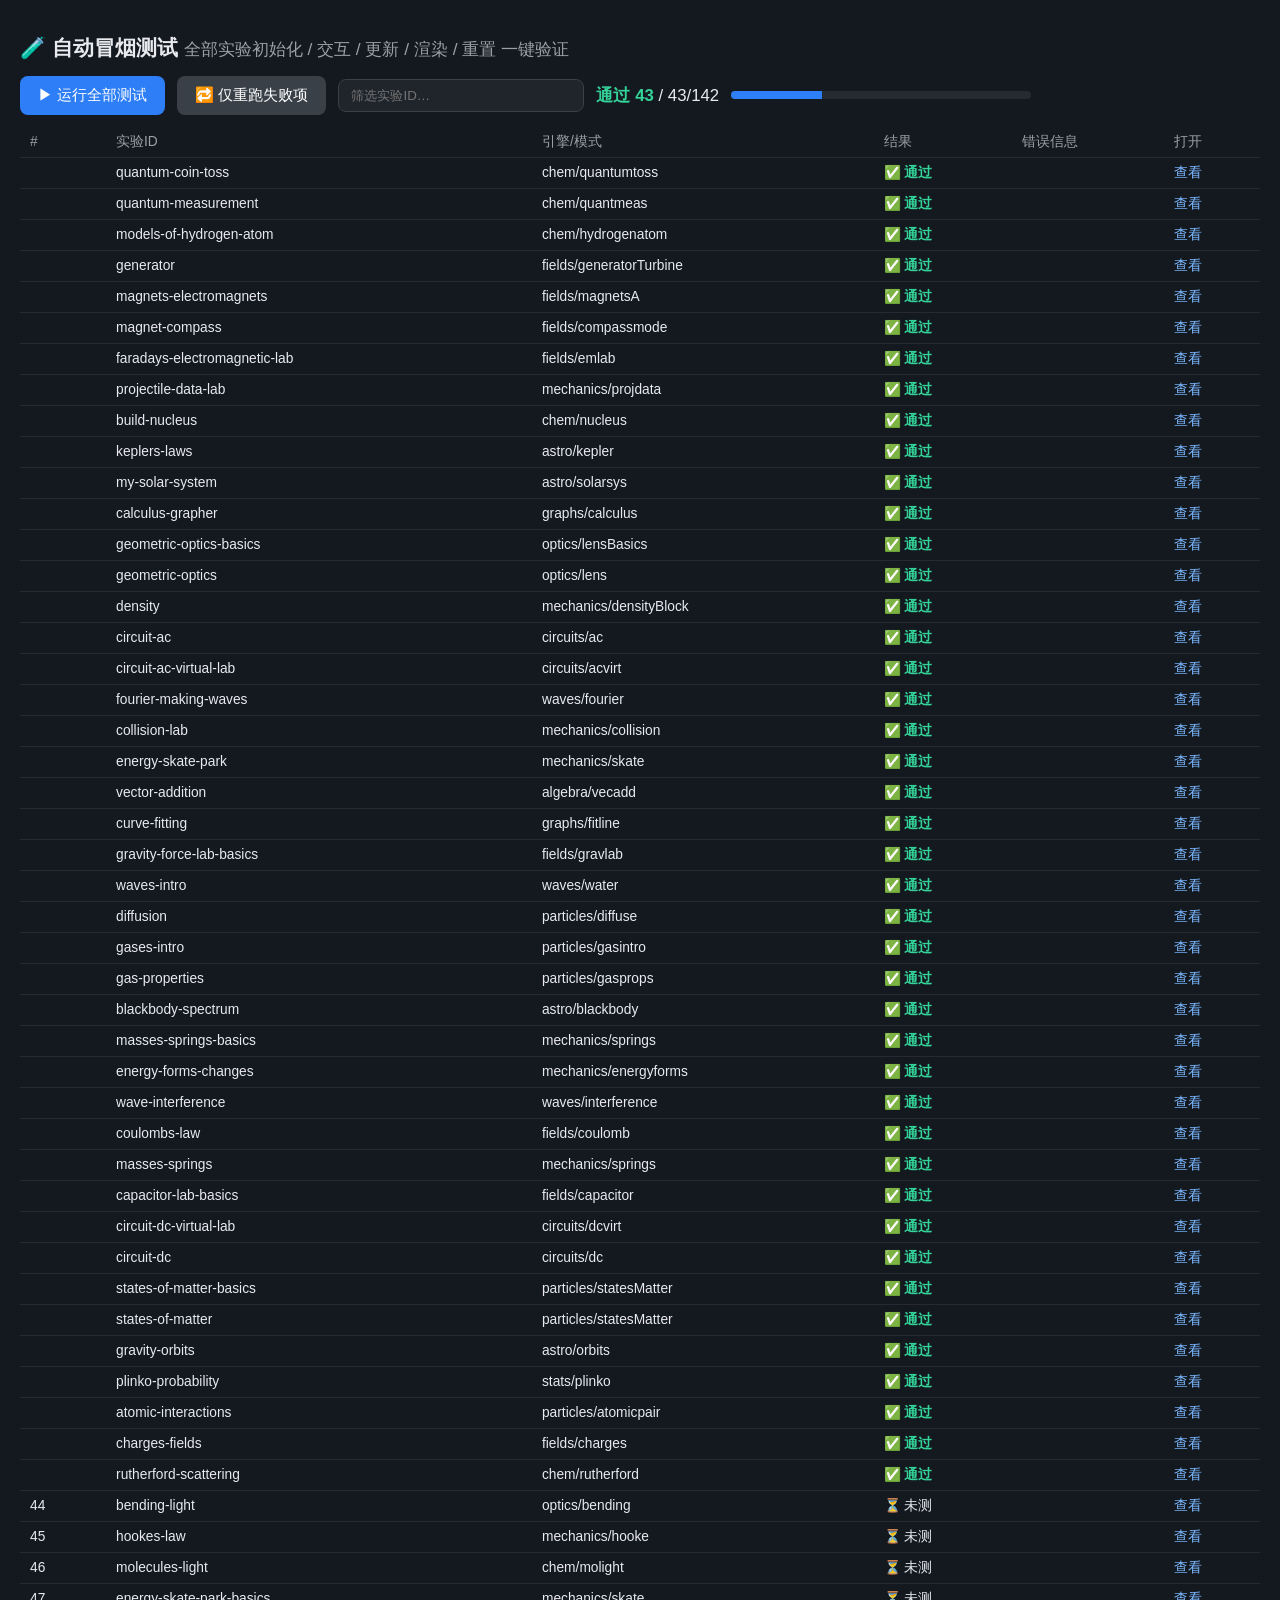
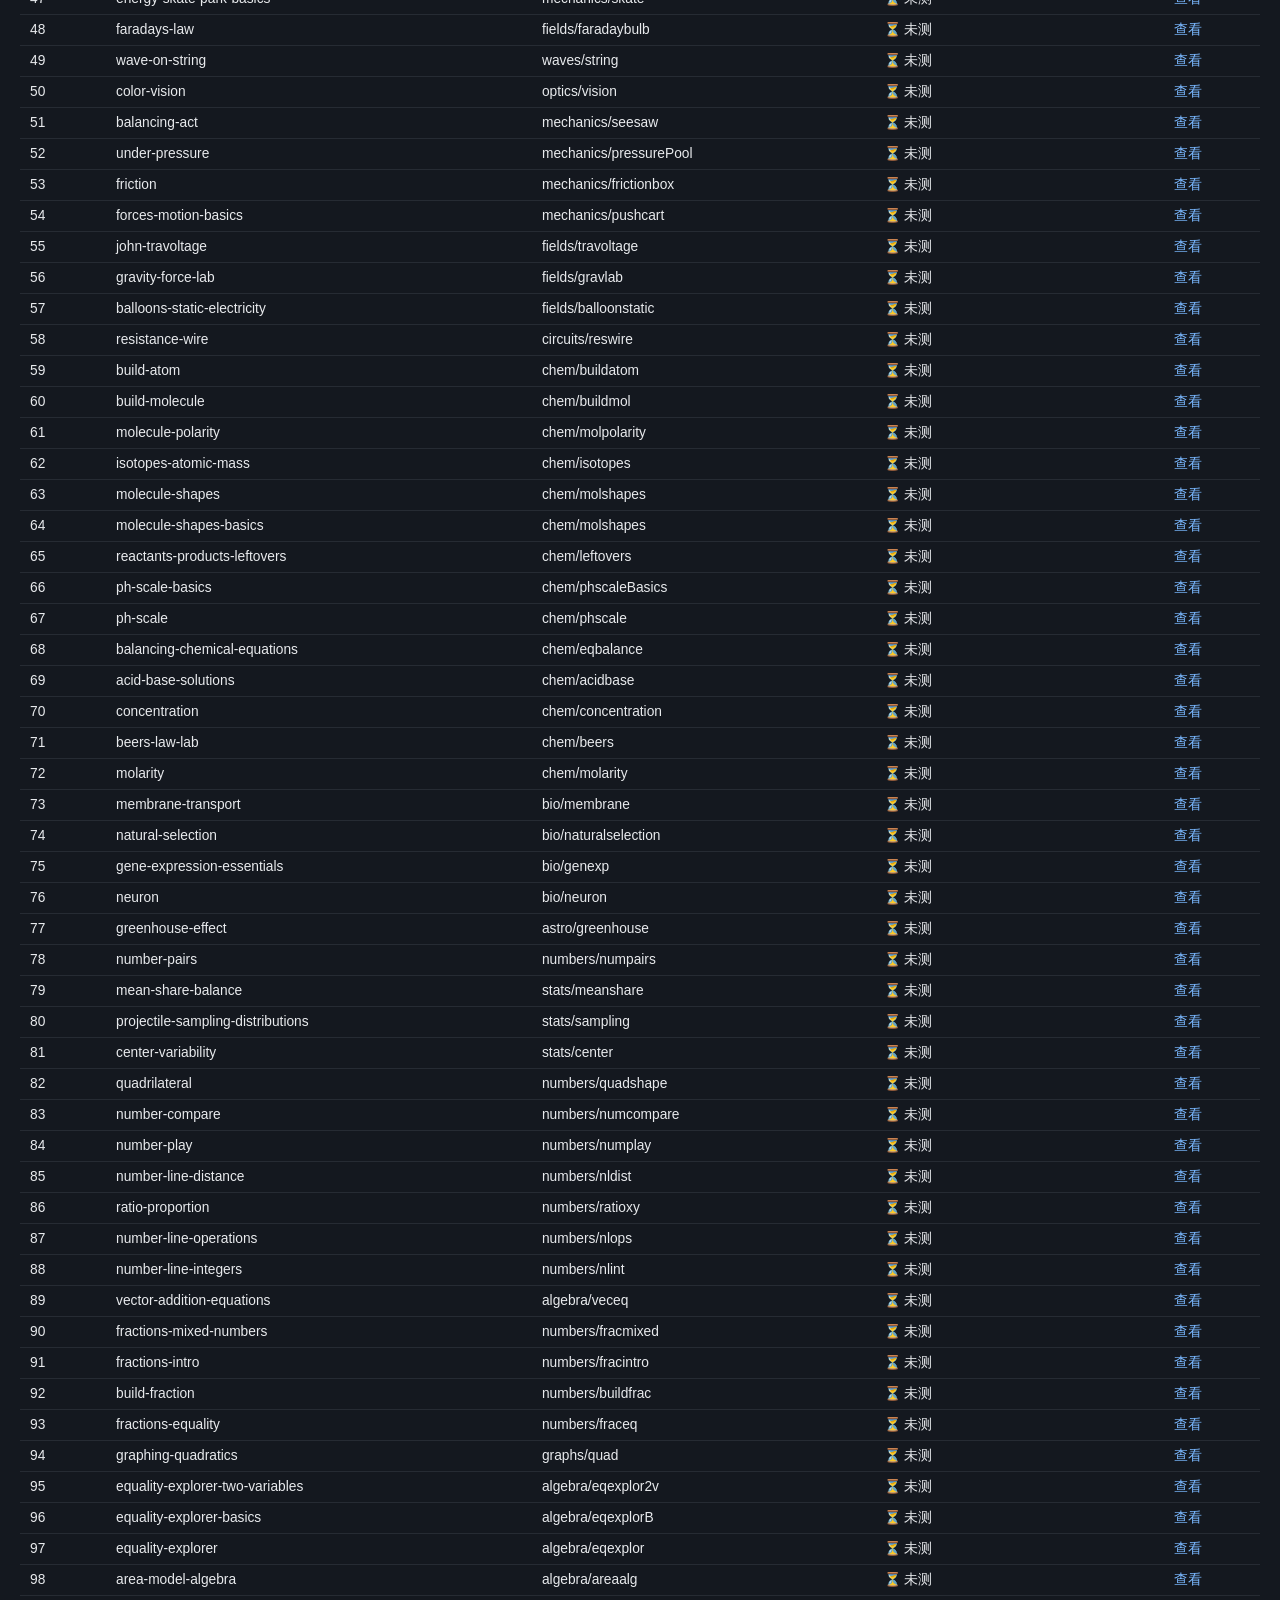
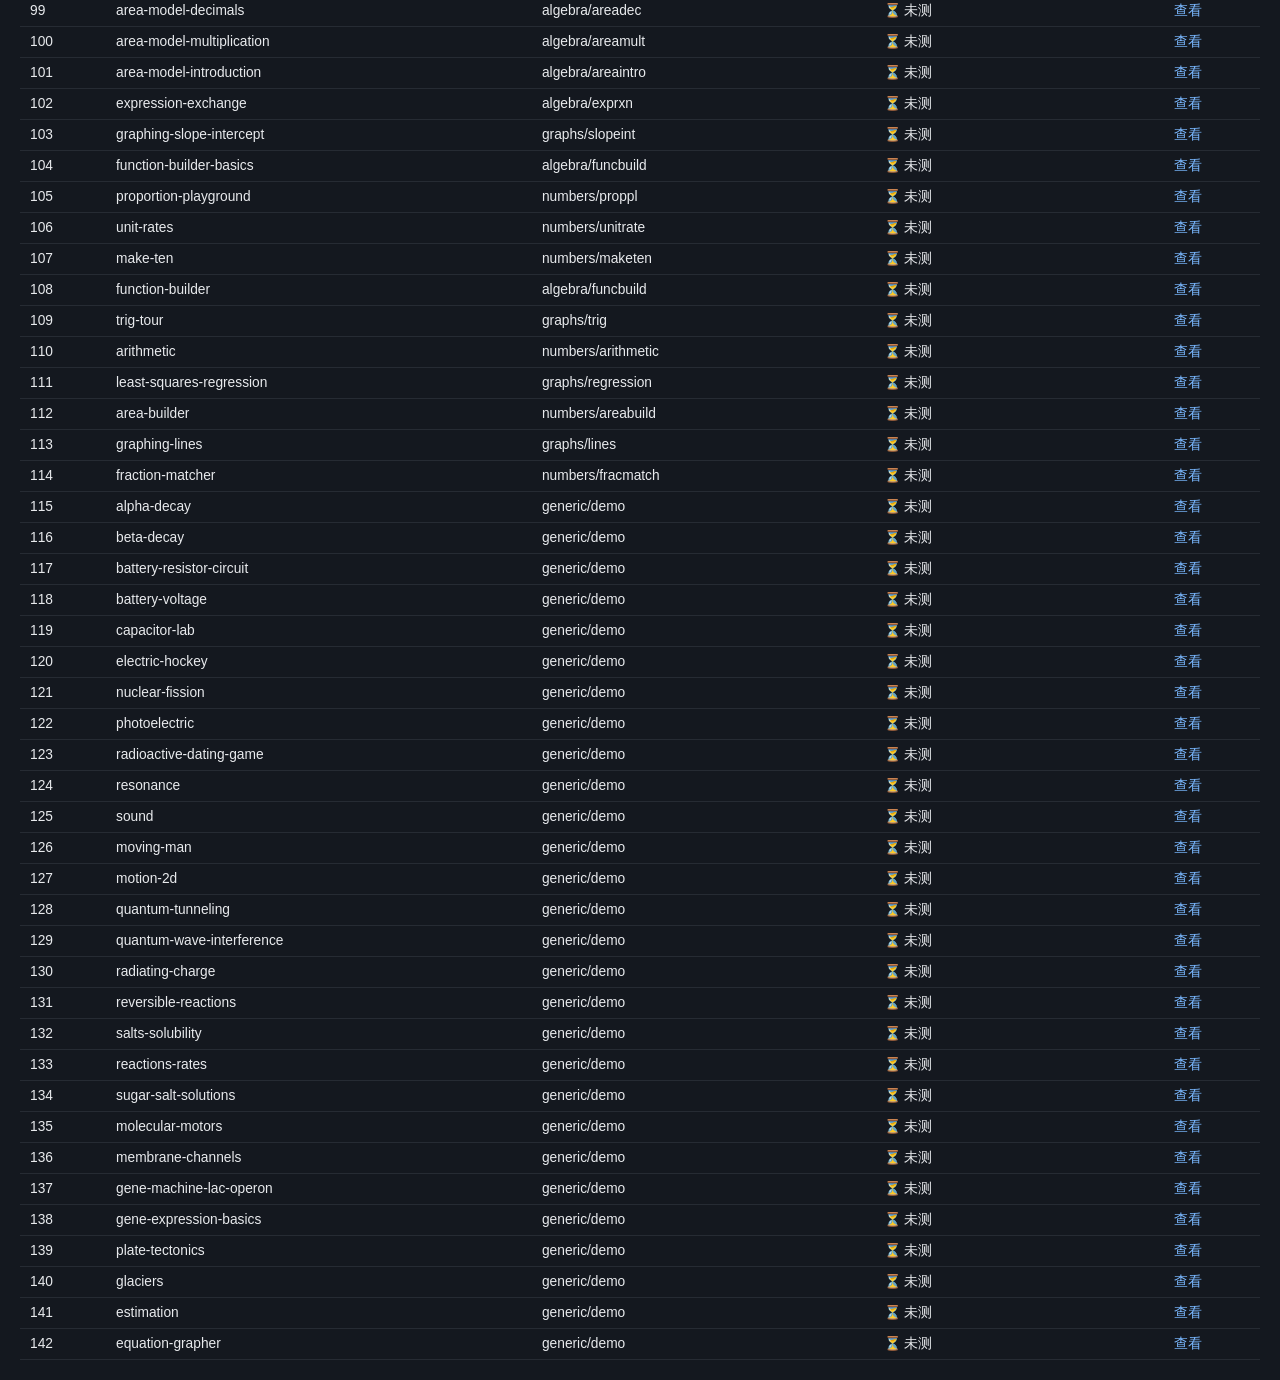
<file: smoke-test.html>
<!DOCTYPE html>
<html lang="zh-CN">
<head>
    <meta charset="UTF-8">
    <meta name="viewport" content="width=device-width, initial-scale=1.0, maximum-scale=1.0, user-scalable=no, viewport-fit=cover">
    <meta name="format-detection" content="telephone=no">
    <title>自动冒烟测试 | 中国互动模拟实验平台</title>
    <link rel="stylesheet" href="css/mobile.css?v=1">
    <style>
        body { font-family: 'Microsoft YaHei', sans-serif; background: #14181f; color: #e8eaed; margin: 0; padding: 20px; }
        h1 { font-size: 1.3rem; } h1 small { color: #9aa0a6; font-weight: normal; }
        .bar { display: flex; gap: 12px; align-items: center; margin: 12px 0; flex-wrap: wrap; }
        button { background: #2d7ef7; color: #fff; border: 0; padding: 9px 18px; border-radius: 8px; cursor: pointer; font-size: .95rem; }
        button.ghost { background: #3a4048; }
        #summary { font-size: 1.05rem; }
        .ok { color: #34d399; font-weight: bold; } .bad { color: #f87171; font-weight: bold; }
        input { background: #20242b; border: 1px solid #3a4048; color: #e8eaed; padding: 8px 12px; border-radius: 8px; width: 220px; }
        table { width: 100%; border-collapse: collapse; font-size: .86rem; margin-top: 8px; }
        th, td { text-align: left; padding: 6px 10px; border-bottom: 1px solid #262b33; }
        th { color: #9aa0a6; font-weight: 500; }
        tr:hover td { background: #1c2129; }
        a { color: #7ab8ff; text-decoration: none; }
        .err { color: #f87171; font-family: Consolas, monospace; font-size: .8rem; }
        #prog { height: 8px; background: #262b33; border-radius: 4px; overflow: hidden; width: 300px; }
        #progFill { height: 100%; width: 0%; background: #2d7ef7; transition: width .15s; }
    </style>
</head>
<body>
    <h1>🧪 自动冒烟测试 <small>全部实验初始化 / 交互 / 更新 / 渲染 / 重置 一键验证</small></h1>
    <div class="bar">
        <button id="runBtn">▶ 运行全部测试</button>
        <button id="failBtn" class="ghost">🔁 仅重跑失败项</button>
        <input id="filter" placeholder="筛选实验ID…">
        <span id="summary">尚未运行</span>
        <div id="prog"><div id="progFill"></div></div>
    </div>
    <table>
        <thead><tr><th>#</th><th>实验ID</th><th>引擎/模式</th><th>结果</th><th>错误信息</th><th>打开</th></tr></thead>
        <tbody id="rows"></tbody>
    </table>

    <!-- 离屏画布：引擎会寻找 #simulationCanvas -->
    <canvas id="simulationCanvas" width="960" height="540" style="position:fixed;left:-99999px;top:0;"></canvas>

    <script src="js/data.js?v=6"></script>
    <script src="js/utils.js?v=4"></script>
    <script src="js/engine-kit.js?v=4"></script>
    <script src="js/engine-registry.js?v=4"></script>
    <script src="js/mobile.js?v=1"></script>
    <script src="js/engines/waves.js?v=5"></script>
    <script src="js/engines/optics.js?v=5"></script>
    <script src="js/engines/mechanics.js?v=5"></script>
    <script src="js/engines/particles.js?v=5"></script>
    <script src="js/engines/graphs.js?v=5"></script>
    <script src="js/engines/stats.js?v=7"></script>
    <script src="js/engines/fields.js?v=6"></script>
    <script src="js/engines/circuits.js?v=5"></script>
    <script src="js/engines/chem.js?v=5"></script>
    <script src="js/engines/astro.js?v=5"></script>
    <script src="js/engines/numbers.js?v=5"></script>
    <script src="js/engines/algebra.js?v=5"></script>
    <script src="js/engines/bio.js?v=5"></script>
    <script src="js/engines/generic.js?v=1"></script>
    <script src="js/experiment-map.js?v=5"></script>
    <script>
        // 找到各实验所属学科（用于"打开"链接）
        function subjectOf(id) {
            for (const [sub, list] of Object.entries(simulationsConfig)) {
                if (list.some(s => s.id === id)) return sub;
            }
            return 'physics';
        }

        // 构造桩 loader，模拟 SimulationLoader 提供的接口
        function makeStub(id) {
            return {
                state: { simulationId: id, running: false, time: 0 },
                setKnowledge() {},
                setPresets() {},
                updateDataDisplay() {},
                showToast() {}
            };
        }

        const results = {};   // id -> {ok, err, engine, mode}
        let order = [];

        async function runOne(id) {
            const entry = ExperimentMap[id];
            const meta = { ok: false, err: '', engine: entry.engine, mode: entry.mode || '(id)' };
            try {
                const inst = EngineRegistry.build(Object.assign({ id }, entry));
                const loader = makeStub(id);
                inst.init(loader);
                // 控件检查 + 触发一轮回调
                const ctrls = inst.getControls();
                if (!Array.isArray(ctrls)) throw new Error('getControls 未返回数组');
                ctrls.slice(0, 6).forEach(c => {
                    try {
                        if (c.type === 'slider' && c.onChange) c.onChange(Math.min(c.max, c.value + (c.step || 1)));
                        else if (c.type === 'select' && c.onChange && c.options && c.options.length) c.onChange(c.options[c.options.length - 1].value);
                        else if (c.type === 'checkbox' && c.onChange) c.onChange(!c.value);
                        else if (c.type === 'button' && c.action) c.action();
                    } catch (e) { throw new Error('控件[' + c.id + ']回调异常: ' + e.message); }
                });
                // 空转 60 帧
                for (let i = 0; i < 60; i++) inst.update(1 / 60, i / 60);
                const cv = document.getElementById('simulationCanvas');
                const ctx = cv.getContext('2d');
                for (let i = 0; i < 3; i++) { ctx.clearRect(0, 0, cv.width, cv.height); inst.render(ctx, cv.width, cv.height, 1); }
                // 指针事件（若实现）
                try {
                    inst.onPointerDown && inst.onPointerDown(480, 270, {});
                    inst.onPointerMove && inst.onPointerMove(500, 280, {});
                    inst.onPointerUp && inst.onPointerUp(500, 280, {});
                } catch (e) { throw new Error('指针事件异常: ' + e.message); }
                inst.reset();
                inst.getControls(); // reset 后控件仍需可用
                meta.ok = true;
            } catch (e) {
                meta.err = (e && e.message) ? e.message : String(e);
                console.error('[smoke]', id, e);
            }
            results[id] = meta;
            paintRow(id);
        }

        async function runAll(onlyIds) {
            const ids = onlyIds || Object.keys(ExperimentMap);
            order = ids;
            let done = 0;
            document.getElementById('runBtn').disabled = true;
            for (const id of ids) {
                await runOne(id);
                done++;
                document.getElementById('progFill').style.width = (done / ids.length * 100) + '%';
                document.getElementById('summary').innerHTML =
                    `<span class="ok">通过 ${done - countFail(ids.slice(0, done))}</span> / ${done}/${ids.length}`;
                await new Promise(r => setTimeout(r, 8));   // 分片执行避免卡死
            }
            document.getElementById('runBtn').disabled = false;
        }

        function countFail(list) { return list.filter(id => results[id] && !results[id].ok).length; }

        function paintRow(id) {
            const m = results[id];
            const tr = document.getElementById('row-' + CSS.escape(id));
            const err = m.err ? `<span class="err">${m.err.replace(/</g, '&lt;')}</span>` : '';
            const status = m.ok ? '<span class="ok">✅ 通过</span>' : '<span class="bad">❌ 失败</span>';
            if (tr) {
                tr.innerHTML = `<td></td><td>${id}</td><td>${m.engine}/${m.mode}</td><td>${status}</td><td>${err}</td>
                    <td><a target="_blank" href="simulation.html?subject=${subjectOf(id)}&id=${id}">查看</a></td>`;
            }
        }

        function buildTable() {
            const kw = document.getElementById('filter').value.trim().toLowerCase();
            const rows = document.getElementById('rows');
            rows.innerHTML = '';
            let i = 0;
            Object.keys(ExperimentMap).forEach(id => {
                if (kw && !id.toLowerCase().includes(kw)) return;
                i++;
                const tr = document.createElement('tr');
                tr.id = 'row-' + CSS.escape(id);
                const m = results[id];
                tr.innerHTML = `<td>${i}</td><td>${id}</td><td>${ExperimentMap[id].engine}/${ExperimentMap[id].mode}</td>
                    <td>${m ? (m.ok ? '<span class="ok">✅ 通过</span>' : '<span class="bad">❌ 失败</span>') : '⏳ 未测'}</td>
                    <td>${m && m.err ? `<span class="err">${m.err.replace(/</g, '&lt;')}</span>` : ''}</td>
                    <td><a target="_blank" href="simulation.html?subject=${subjectOf(id)}&id=${id}">查看</a></td>`;
                rows.appendChild(tr);
            });
        }

        document.getElementById('runBtn').addEventListener('click', () => { buildTable(); runAll(); });
        document.getElementById('failBtn').addEventListener('click', () => {
            const fails = Object.keys(results).filter(id => !results[id].ok);
            if (!fails.length) { alert('没有失败项'); return; }
            buildTable(); runAll(fails);
        });
        document.getElementById('filter').addEventListener('input', buildTable);
        buildTable();
        // 自动开始运行
        window.addEventListener('load', () => { buildTable(); runAll(); });
    </script>
</body>
</html>
</file>
<file: css/style.css>
/* 中国版 PhET 互动模拟实验平台 - 主样式 */
:root {
    --primary-color: #c41e3a;      /* 中国红 */
    --secondary-color: #ff6b35;    /* 橙色辅助 */
    --accent-color: #ffd700;       /* 金色点缀 */
    --dark-color: #2c3e50;
    --light-color: #f8f9fa;
    --text-color: #333;
    --text-light: #666;
    --border-color: #e0e0e0;
    --card-shadow: 0 4px 15px rgba(0, 0, 0, 0.1);
    --card-hover-shadow: 0 8px 25px rgba(0, 0, 0, 0.15);
    --transition: all 0.3s ease;
}

* {
    margin: 0;
    padding: 0;
    box-sizing: border-box;
}

body {
    font-family: "Microsoft YaHei", "PingFang SC", "Hiragino Sans GB", sans-serif;
    color: var(--text-color);
    line-height: 1.6;
    background: var(--light-color);
}

/* 顶部导航 */
.navbar {
    background: linear-gradient(135deg, var(--primary-color) 0%, #a01830 100%);
    box-shadow: 0 2px 10px rgba(0, 0, 0, 0.2);
    position: sticky;
    top: 0;
    z-index: 1000;
}

.navbar-container {
    max-width: 1200px;
    margin: 0 auto;
    padding: 0 20px;
    display: flex;
    justify-content: space-between;
    align-items: center;
    height: 70px;
}

.navbar-brand {
    color: white;
    font-size: 1.5rem;
    font-weight: bold;
    text-decoration: none;
    display: flex;
    align-items: center;
    gap: 10px;
}

.navbar-brand .logo-icon {
    width: 40px;
    height: 40px;
    background: white;
    border-radius: 8px;
    display: flex;
    align-items: center;
    justify-content: center;
    font-size: 1.5rem;
    color: var(--primary-color);
}

.navbar-menu {
    display: flex;
    list-style: none;
    gap: 30px;
}

.navbar-menu a {
    color: white;
    text-decoration: none;
    padding: 8px 16px;
    border-radius: 6px;
    transition: var(--transition);
    font-weight: 500;
}

.navbar-menu a:hover,
.navbar-menu a.active {
    background: rgba(255, 255, 255, 0.2);
}

/* Hero 区域 */
.hero {
    background: linear-gradient(135deg, #fff5f5 0%, #ffe8e8 100%);
    padding: 80px 20px;
    text-align: center;
    position: relative;
    overflow: hidden;
}

.hero::before {
    content: '';
    position: absolute;
    top: 0;
    left: 0;
    right: 0;
    bottom: 0;
    background-image: 
        radial-gradient(circle at 20% 50%, rgba(196, 30, 58, 0.05) 0%, transparent 50%),
        radial-gradient(circle at 80% 50%, rgba(255, 215, 0, 0.1) 0%, transparent 50%);
}

.hero-content {
    position: relative;
    z-index: 1;
    max-width: 800px;
    margin: 0 auto;
}

.hero h1 {
    font-size: 3rem;
    color: var(--dark-color);
    margin-bottom: 20px;
    font-weight: bold;
}

.hero h1 .highlight {
    color: var(--primary-color);
}

.hero p {
    font-size: 1.2rem;
    color: var(--text-light);
    margin-bottom: 30px;
}

.hero-search {
    max-width: 500px;
    margin: 0 auto;
    position: relative;
}

.hero-search input {
    width: 100%;
    padding: 15px 50px 15px 20px;
    border: 2px solid var(--border-color);
    border-radius: 30px;
    font-size: 1rem;
    transition: var(--transition);
}

.hero-search input:focus {
    outline: none;
    border-color: var(--primary-color);
    box-shadow: 0 0 0 3px rgba(196, 30, 58, 0.1);
}

.hero-search button {
    position: absolute;
    right: 5px;
    top: 50%;
    transform: translateY(-50%);
    background: var(--primary-color);
    color: white;
    border: none;
    width: 40px;
    height: 40px;
    border-radius: 50%;
    cursor: pointer;
    transition: var(--transition);
}

.hero-search button:hover {
    background: #a01830;
}

/* 统计信息 */
.stats {
    background: white;
    padding: 40px 20px;
    box-shadow: 0 2px 10px rgba(0, 0, 0, 0.05);
}

.stats-container {
    max-width: 1000px;
    margin: 0 auto;
    display: grid;
    grid-template-columns: repeat(auto-fit, minmax(200px, 1fr));
    gap: 30px;
}

.stat-item {
    text-align: center;
    padding: 20px;
}

.stat-number {
    font-size: 2.5rem;
    font-weight: bold;
    color: var(--primary-color);
}

.stat-label {
    font-size: 1rem;
    color: var(--text-light);
    margin-top: 5px;
}

/* 学科分类卡片 */
.subjects {
    max-width: 1200px;
    margin: 60px auto;
    padding: 0 20px;
}

.section-title {
    text-align: center;
    font-size: 2rem;
    color: var(--dark-color);
    margin-bottom: 40px;
    font-weight: bold;
}

.subjects-grid {
    display: grid;
    grid-template-columns: repeat(auto-fit, minmax(250px, 1fr));
    gap: 25px;
}

.subject-card {
    background: white;
    border-radius: 15px;
    padding: 30px;
    text-decoration: none;
    color: var(--text-color);
    box-shadow: var(--card-shadow);
    transition: var(--transition);
    display: block;
    position: relative;
    overflow: hidden;
}

.subject-card::before {
    content: '';
    position: absolute;
    top: 0;
    left: 0;
    right: 0;
    height: 4px;
    background: var(--card-accent, var(--primary-color));
}

.subject-card:hover {
    transform: translateY(-5px);
    box-shadow: var(--card-hover-shadow);
}

.subject-icon {
    width: 80px;
    height: 80px;
    border-radius: 15px;
    display: flex;
    align-items: center;
    justify-content: center;
    font-size: 2.5rem;
    margin-bottom: 20px;
    background: var(--card-bg, #f8f9fa);
}

.subject-card h3 {
    font-size: 1.5rem;
    color: var(--dark-color);
    margin-bottom: 10px;
}

.subject-card p {
    color: var(--text-light);
    font-size: 0.95rem;
    margin-bottom: 15px;
}

.subject-count {
    display: inline-block;
    background: var(--card-bg, #f8f9fa);
    color: var(--primary-color);
    padding: 5px 12px;
    border-radius: 20px;
    font-size: 0.85rem;
    font-weight: 500;
}

/* 学科卡片颜色主题 */
.subject-card.physics {
    --card-accent: #3498db;
    --card-bg: #e8f4fd;
}

.subject-card.chemistry {
    --card-accent: #2ecc71;
    --card-bg: #e8f8f0;
}

.subject-card.biology {
    --card-accent: #e74c3c;
    --card-bg: #fde8e8;
}

.subject-card.earth-science {
    --card-accent: #f39c12;
    --card-bg: #fef5e7;
}

.subject-card.mathematics {
    --card-accent: #9b59b6;
    --card-bg: #f5eef8;
}

/* 实验列表页 */
.browse-page {
    max-width: 1200px;
    margin: 40px auto;
    padding: 0 20px;
}

.browse-header {
    margin-bottom: 30px;
}

.browse-header h1 {
    font-size: 2rem;
    color: var(--dark-color);
    margin-bottom: 10px;
}

.browse-header p {
    color: var(--text-light);
}

.breadcrumb {
    margin-bottom: 20px;
    color: var(--text-light);
}

.breadcrumb a {
    color: var(--primary-color);
    text-decoration: none;
}

.breadcrumb a:hover {
    text-decoration: underline;
}

.browse-grid {
    display: grid;
    grid-template-columns: repeat(auto-fill, minmax(280px, 1fr));
    gap: 20px;
}

.simulation-card {
    background: white;
    border-radius: 12px;
    overflow: hidden;
    box-shadow: var(--card-shadow);
    transition: var(--transition);
    text-decoration: none;
    color: var(--text-color);
    display: flex;
    flex-direction: column;
}

.simulation-card:hover {
    transform: translateY(-3px);
    box-shadow: var(--card-hover-shadow);
}

.simulation-thumb {
    width: 100%;
    height: 160px;
    background: linear-gradient(135deg, var(--thumb-color-1, #667eea), var(--thumb-color-2, #764ba2));
    display: flex;
    align-items: center;
    justify-content: center;
    font-size: 3rem;
    color: white;
}

.simulation-info {
    padding: 20px;
    flex: 1;
    display: flex;
    flex-direction: column;
}

.simulation-info h3 {
    font-size: 1.1rem;
    color: var(--dark-color);
    margin-bottom: 8px;
}

.simulation-info p {
    color: var(--text-light);
    font-size: 0.9rem;
    flex: 1;
    margin-bottom: 10px;
}

.simulation-tags {
    display: flex;
    gap: 8px;
    flex-wrap: wrap;
}

.tag {
    background: #f0f0f0;
    color: var(--text-light);
    padding: 3px 10px;
    border-radius: 12px;
    font-size: 0.75rem;
}

.tag.available {
    background: #d4edda;
    color: #155724;
}

/* 实验详情页 */
.simulation-page {
    max-width: 1200px;
    margin: 30px auto;
    padding: 0 20px;
}

.simulation-header {
    background: white;
    border-radius: 15px;
    padding: 30px;
    margin-bottom: 25px;
    box-shadow: var(--card-shadow);
}

.simulation-header h1 {
    font-size: 2rem;
    color: var(--dark-color);
    margin-bottom: 10px;
}

.simulation-header .description {
    color: var(--text-light);
    font-size: 1.1rem;
}

.simulation-container {
    background: white;
    border-radius: 15px;
    padding: 20px;
    box-shadow: var(--card-shadow);
    margin-bottom: 25px;
}

.simulation-canvas-wrapper {
    position: relative;
    width: 100%;
    aspect-ratio: 16 / 9;
    background: #1a1a2e;
    border-radius: 10px;
    overflow: hidden;
}

.simulation-canvas {
    width: 100%;
    height: 100%;
    display: block;
}

.simulation-controls {
    background: #f8f9fa;
    border-radius: 10px;
    padding: 20px;
    margin-top: 20px;
}

.control-group {
    margin-bottom: 15px;
}

.control-group label {
    display: block;
    margin-bottom: 8px;
    font-weight: 500;
    color: var(--dark-color);
}

.control-row {
    display: flex;
    align-items: center;
    gap: 15px;
}

.control-row input[type="range"] {
    flex: 1;
    height: 6px;
    -webkit-appearance: none;
    appearance: none;
    background: #ddd;
    border-radius: 3px;
    outline: none;
}

.control-row input[type="range"]::-webkit-slider-thumb {
    -webkit-appearance: none;
    appearance: none;
    width: 20px;
    height: 20px;
    background: var(--primary-color);
    border-radius: 50%;
    cursor: pointer;
    transition: var(--transition);
}

.control-row input[type="range"]::-webkit-slider-thumb:hover {
    transform: scale(1.2);
}

.control-value {
    min-width: 60px;
    text-align: center;
    font-weight: 500;
    color: var(--primary-color);
}

.btn {
    padding: 10px 25px;
    border: none;
    border-radius: 8px;
    font-size: 1rem;
    cursor: pointer;
    transition: var(--transition);
    font-weight: 500;
}

.btn-primary {
    background: var(--primary-color);
    color: white;
}

.btn-primary:hover {
    background: #a01830;
}

.btn-secondary {
    background: #6c757d;
    color: white;
}

.btn-secondary:hover {
    background: #5a6268;
}

.btn-group {
    display: flex;
    gap: 10px;
    flex-wrap: wrap;
}

/* 知识点说明区 */
.knowledge-section {
    background: white;
    border-radius: 15px;
    padding: 30px;
    box-shadow: var(--card-shadow);
}

.knowledge-section h2 {
    color: var(--dark-color);
    margin-bottom: 20px;
    font-size: 1.5rem;
}

.knowledge-content {
    line-height: 1.8;
    color: var(--text-color);
}

.knowledge-content h3 {
    color: var(--primary-color);
    margin: 20px 0 10px;
}

.knowledge-content p {
    margin-bottom: 15px;
}

.knowledge-content .formula {
    background: #f8f9fa;
    padding: 15px;
    border-radius: 8px;
    font-family: 'Courier New', monospace;
    font-size: 1.1rem;
    text-align: center;
    margin: 15px 0;
    border-left: 4px solid var(--primary-color);
}

/* 页脚 */
.footer {
    background: var(--dark-color);
    color: white;
    padding: 40px 20px;
    margin-top: 60px;
}

.footer-container {
    max-width: 1200px;
    margin: 0 auto;
    display: grid;
    grid-template-columns: repeat(auto-fit, minmax(200px, 1fr));
    gap: 40px;
}

.footer-section h4 {
    margin-bottom: 15px;
    color: var(--accent-color);
}

.footer-section ul {
    list-style: none;
}

.footer-section li {
    margin-bottom: 8px;
}

.footer-section a {
    color: #ccc;
    text-decoration: none;
    transition: var(--transition);
}

.footer-section a:hover {
    color: white;
}

.footer-bottom {
    text-align: center;
    margin-top: 40px;
    padding-top: 20px;
    border-top: 1px solid rgba(255, 255, 255, 0.1);
    color: #999;
}

/* 响应式设计 */
@media (max-width: 768px) {
    .hero h1 {
        font-size: 2rem;
    }

    .navbar-menu {
        display: none;
    }

    .subjects-grid,
    .browse-grid {
        grid-template-columns: 1fr;
    }

    .stats-container {
        grid-template-columns: repeat(2, 1fr);
    }

    .simulation-header h1 {
        font-size: 1.5rem;
    }

    .simulation-canvas-wrapper {
        aspect-ratio: 4 / 3;
    }
}

/* ===== 移动端深度适配：720px（小屏手机竖屏）===== */
@media (max-width: 720px) {
    /* 全局内边距+安全区适配 */
    body {
        -webkit-tap-highlight-color: transparent;
        -webkit-touch-callout: none;
        padding-top: env(safe-area-inset-top);
        padding-bottom: env(safe-area-inset-bottom);
        padding-left: env(safe-area-inset-left);
        padding-right: env(safe-area-inset-right);
    }
    html, body { height: 100%; min-height: -webkit-fill-available; }

    .container { padding: 12px; max-width: 100%; }
    .hero { padding: 40px 16px; }
    .hero h1 { font-size: 1.7rem; }
    .hero p { font-size: 1rem; }

    /* 导航：汉堡菜单区域+安全区上沿 */
    .navbar {
        position: sticky; top: 0; z-index: 100;
        padding-top: env(safe-area-inset-top);
    }
    .navbar-container {
        flex-wrap: wrap;
        padding: 10px 12px calc(10px + env(safe-area-inset-bottom));
    }
    .navbar-brand { font-size: 1rem; margin-right: auto; }
    .navbar-menu {
        display: none;
        width: 100%;
        flex-direction: column;
        margin-top: 8px;
        border-top: 1px solid rgba(255,255,255,0.08);
        padding-top: 6px;
    }
    .navbar-menu.open { display: flex; }
    .navbar-menu li { margin: 0; }
    .navbar-menu a {
        display: block;
        padding: 12px 8px;
        min-height: 44px;
        font-size: 1rem;
    }
    .navbar-toggle {
        display: inline-flex !important;
        align-items: center; justify-content: center;
        width: 44px; height: 44px;
        background: transparent; border: 0;
        color: #fff; font-size: 1.4rem; cursor: pointer;
        margin-left: auto;
    }

    /* 实验详情页：双栏 → 单列堆叠 */
    .simulation-layout {
        grid-template-columns: 1fr !important;
        gap: 16px !important;
    }
    .simulation-main { padding: 14px; border-radius: 12px; }
    .simulation-sidebar { gap: 14px; }
    .sidebar-section { padding: 16px; border-radius: 12px; }

    /* 画布比例：竖屏偏正方形 1/1 更易用 */
    .simulation-canvas-wrapper { aspect-ratio: 1 / 1.1 !important; border-radius: 10px; }
    .canvas-controls {
        bottom: 6px; left: 6px; right: 6px;
        padding: 6px 10px;
        border-radius: 20px;
    }
    .canvas-controls button { min-height: 40px; min-width: 48px; font-size: 1.1rem; }
    .canvas-overlay { font-size: 0.8rem; padding: 4px 10px; top: 8px; right: 8px; }

    /* 控件尺寸：≥44px 便于手指 */
    .control-item { margin-bottom: 16px; }
    .control-item label { font-size: 0.95rem; }
    .control-item input[type="range"] { height: 10px; }
    .control-item input[type="range"]::-webkit-slider-thumb { width: 28px; height: 28px; }
    .control-item select { min-height: 44px; font-size: 1rem; padding: 10px; }
    .control-item input[type="checkbox"] { width: 24px; height: 24px; }
    .control-item .value-display { font-size: 1rem; min-width: 60px; }

    .btn { min-height: 44px; font-size: 1rem; padding: 10px 16px; }
    .button-group { gap: 8px; }
    .button-group button { flex: 1 1 auto; }

    .info-card { padding: 12px; border-radius: 10px; }
    .info-card .value { font-size: 1.1rem; }

    .knowledge-section { padding: 14px; border-radius: 10px; }
    .formula { font-size: 0.95rem; padding: 10px; }
    .knowledge-section p { line-height: 1.7; }
}

/* ===== 更小手机（<480px）紧凑化 ===== */
@media (max-width: 480px) {
    .hero { padding: 28px 12px; }
    .hero h1 { font-size: 1.4rem; }
    .hero .description { font-size: 0.9rem; }
    .stats-container { grid-template-columns: repeat(2, 1fr); gap: 8px; }
    .stat-card { padding: 12px; }
    .stat-number { font-size: 1.4rem; }
    .simulation-header { padding: 10px 0; }
    .simulation-header h1 { font-size: 1.25rem; }
    .simulation-main { padding: 10px; }
    .sidebar-section { padding: 12px; }
    .canvas-controls { padding: 4px 8px; }
    .btn { min-height: 42px; padding: 8px 12px; font-size: 0.95rem; }
    .control-item input[type="range"]::-webkit-slider-thumb { width: 24px; height: 24px; }
}

/* ===== 横屏手机：画布更高+两栏半折衷 ===== */
@media (max-width: 900px) and (orientation: landscape) {
    .simulation-canvas-wrapper { aspect-ratio: 16 / 9 !important; }
    .canvas-overlay { font-size: 0.7rem; padding: 3px 8px; }
    .canvas-controls button { min-height: 34px; min-width: 40px; font-size: 1rem; padding: 2px 6px; }
}

/* 动画效果 */
@keyframes fadeIn {
    from {
        opacity: 0;
        transform: translateY(20px);
    }
    to {
        opacity: 1;
        transform: translateY(0);
    }
}

.fade-in {
    animation: fadeIn 0.6s ease-out;
}

/* 工具类 */
.text-center { text-align: center; }
.mt-20 { margin-top: 20px; }
.mb-20 { margin-bottom: 20px; }
.hidden { display: none; }
</file>
<file: css/mobile.css>
/* ============================================================
 * 移动端专属适配样式（仅对移动 UA / 窄屏生效，不影响桌面端）
 * 与 style.css 的断点互为补充：
 *  - style.css 负责"窄屏"布局变化（列、字号、控件尺寸）
 *  - 本文件负责"检测到移动设备后"强制应用的触控/降级样式
 *  ============================================================ */

/* 当 window.Mobile.isMobile 检测通过时，<html> 被添加 .is-mobile */
html.is-mobile, html.is-mobile body {
    /* iOS：禁止双击缩放；防止长按选中文本打扰交互（表单除外） */
    touch-action: manipulation;
}
html.is-mobile *:not(input):not(textarea):not(select) {
    -webkit-user-select: none;
    user-select: none;
}
/* 画布容器的触摸手势隔离：canvas 内部需要 pointer 事件，
   但系统级纵向滚动/双指缩放在此处会干扰交互 */
html.is-mobile .simulation-canvas-wrapper {
    touch-action: none;
    -webkit-overflow-scrolling: touch;
    overscroll-behavior: contain;
}
/* 画布上手指按下时的轻微高亮反馈（柔和脉冲） */
html.is-mobile #simulationCanvas:active {
    outline: 2px solid rgba(160, 24, 48, 0.35);
    outline-offset: -2px;
    border-radius: 6px;
}

/* 低端移动设备：isLowEnd 标记下降低动画复杂度/关闭 hover 渐变以减少重绘 */
html.is-mobile.is-lowend * {
    -webkit-backface-visibility: hidden;
    backface-visibility: hidden;
}
html.is-mobile.is-lowend .stat-card,
html.is-mobile.is-lowend .subject-card,
html.is-mobile.is-lowend .simulation-card,
html.is-mobile.is-lowend .sidebar-section,
html.is-mobile.is-lowend .simulation-main {
    box-shadow: none !important;
    background: #ffffff !important;
    filter: none !important;
}
html.is-mobile.is-lowend .knowledge-section { background: #f8f9fa !important; }

/* 横屏横屏：让导航高度压低，画布多占空间 */
html.is-mobile.orientation-landscape .navbar-container {
    padding-top: 6px !important;
    padding-bottom: 6px !important;
}
html.is-mobile.orientation-landscape .simulation-header { display: none; }
html.is-mobile.orientation-landscape #breadcrumb { display: none; }
html.is-mobile.orientation-landscape .simulation-page { padding-top: 0; }

/* 竖屏：提示横屏体验更佳（可选的温柔提示条，不阻塞交互） */
html.is-mobile.orientation-portrait #orientationHint {
    display: block;
}
#orientationHint {
    display: none;
    position: fixed;
    left: 0; right: 0; bottom: 0;
    z-index: 9999;
    padding: 10px calc(10px + env(safe-area-inset-right))
             calc(10px + env(safe-area-inset-bottom))
             calc(10px + env(safe-area-inset-left));
    background: rgba(22, 28, 48, 0.92);
    color: #fff;
    font-size: 0.9rem;
    text-align: center;
    border-top: 1px solid rgba(255,255,255,0.08);
    -webkit-backdrop-filter: blur(10px);
    backdrop-filter: blur(10px);
    animation: hintIn .3s ease-out;
}
#orientationHint button {
    margin-left: 10px;
    background: var(--primary-color, #a01830);
    border: 0;
    color: #fff;
    padding: 6px 12px;
    border-radius: 14px;
    font-size: 0.85rem;
    min-height: 30px;
}
@keyframes hintIn {
    from { transform: translateY(100%); opacity: 0; }
    to   { transform: translateY(0);    opacity: 1; }
}
</file>
